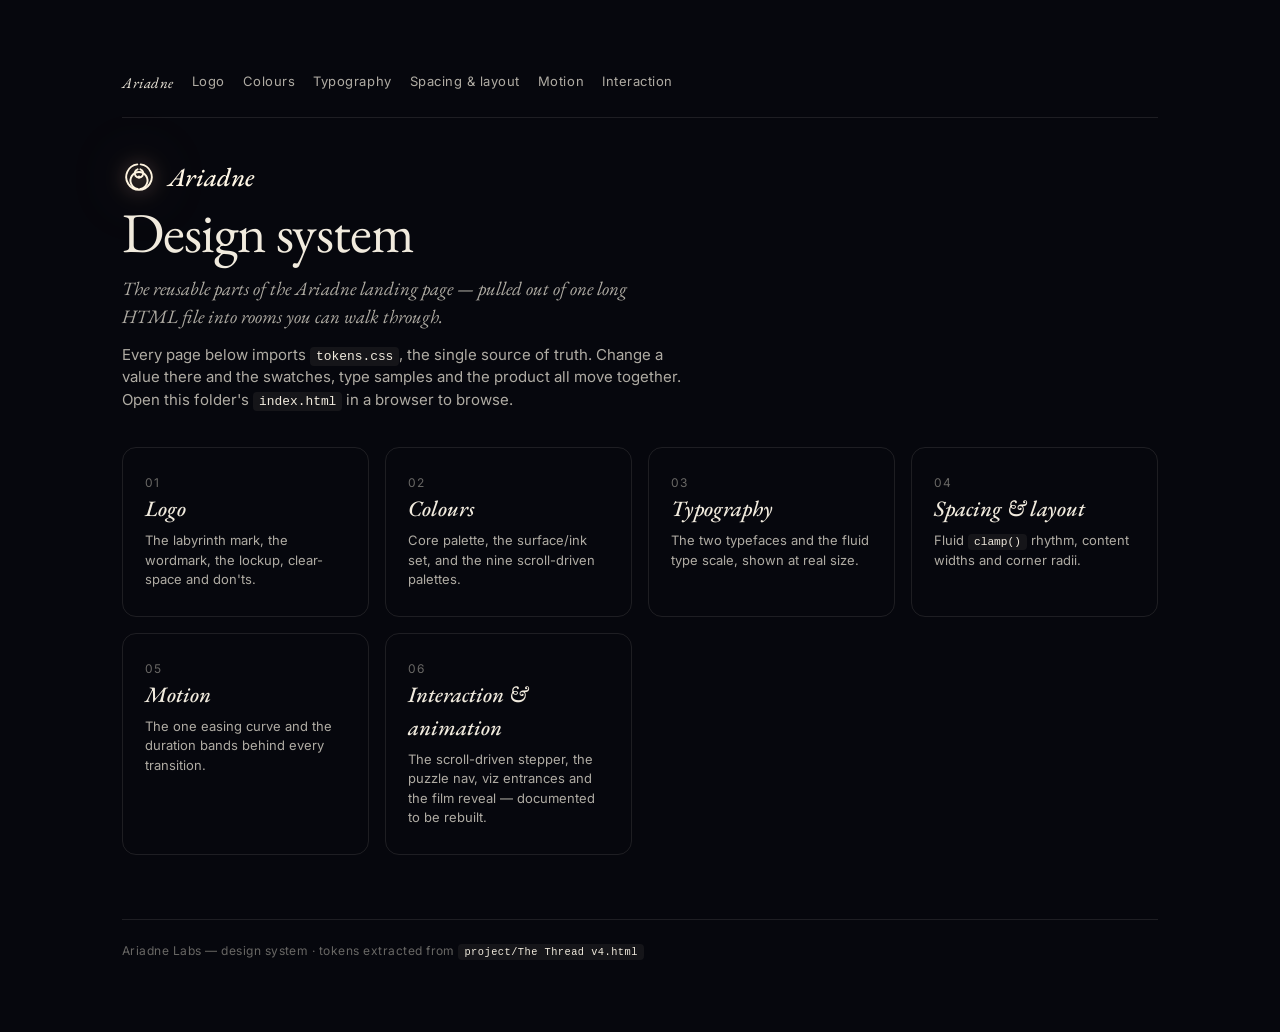
<file: design-system/index.html>
<!doctype html>
<html lang="en">
<head>
<meta charset="utf-8">
<meta name="viewport" content="width=device-width, initial-scale=1">
<title>Ariadne — Design System</title>
<link rel="stylesheet" href="tokens.css">
<link rel="stylesheet" href="ds.css">
<style>
  .home-grid { display: grid; gap: 16px; grid-template-columns: repeat(auto-fill, minmax(220px, 1fr)); margin-top: 36px; }
  .tile { display: block; border: 1px solid var(--rule); border-radius: var(--r-card-lg); padding: 26px 22px; transition: border-color 240ms var(--ease), transform 240ms var(--ease); }
  .tile:hover { border-color: var(--accent-soft); transform: translateY(-2px); text-decoration: none; }
  .tile h3 { font-family: var(--serif); font-style: italic; font-weight: 500; font-size: 22px; color: var(--ink-2); margin-bottom: 6px; }
  .tile p { font-size: 13px; color: var(--ink-2-mid); margin: 0; }
  .tile .n { font-family: var(--sans); font-size: 12px; color: var(--ink-2-low); letter-spacing: 0.12em; }
  .lockup { display: flex; align-items: center; gap: 12px; margin: 30px 0 6px; }
  .lockup svg { width: 34px; height: 34px; color: #fff5e1;
    filter: drop-shadow(0 0 10px color-mix(in srgb, var(--spark) 45%, transparent)) drop-shadow(0 0 28px color-mix(in srgb, var(--accent) 25%, transparent)); }
  .lockup .wm { font-family: var(--serif); font-style: italic; font-weight: 500; font-size: 26px; color: #fff7e6; }
</style>
</head>
<body>
  <nav class="ds-nav">
    <a class="ds-home" href="index.html" aria-current>Ariadne</a>
    <a href="logo.html">Logo</a>
    <a href="colours.html">Colours</a>
    <a href="typography.html">Typography</a>
    <a href="spacing.html">Spacing &amp; layout</a>
    <a href="motion.html">Motion</a>
    <a href="interaction.html">Interaction</a>
  </nav>

  <div class="lockup" aria-label="Ariadne">
    <svg viewBox="0 0 24 24" fill="none" stroke="currentColor" stroke-width="1.35" stroke-linecap="round" stroke-linejoin="round" aria-hidden="true">
      <path d="M13.2 3.1 a9 9 0 1 1 -2.4 0" />
      <path d="M11 20.4 a6 6 0 1 1 2 0" />
      <path d="M13 6.6 a3 3 0 1 1 -2 0" />
      <circle cx="12" cy="12" r="1.1" fill="currentColor" stroke="none" />
    </svg>
    <span class="wm">Ariadne</span>
  </div>

  <h1>Design&nbsp;system</h1>
  <p class="lede">The reusable parts of the Ariadne landing page — pulled out of one long HTML file into rooms you can walk through.</p>
  <p>Every page below imports <code>tokens.css</code>, the single source of truth. Change a value there and the swatches, type samples and the product all move together. Open this folder's <code>index.html</code> in a browser to browse.</p>

  <div class="home-grid">
    <a class="tile" href="logo.html">
      <div class="n">01</div><h3>Logo</h3>
      <p>The labyrinth mark, the wordmark, the lockup, clear-space and don'ts.</p>
    </a>
    <a class="tile" href="colours.html">
      <div class="n">02</div><h3>Colours</h3>
      <p>Core palette, the surface/ink set, and the nine scroll-driven palettes.</p>
    </a>
    <a class="tile" href="typography.html">
      <div class="n">03</div><h3>Typography</h3>
      <p>The two typefaces and the fluid type scale, shown at real size.</p>
    </a>
    <a class="tile" href="spacing.html">
      <div class="n">04</div><h3>Spacing &amp; layout</h3>
      <p>Fluid <code>clamp()</code> rhythm, content widths and corner radii.</p>
    </a>
    <a class="tile" href="motion.html">
      <div class="n">05</div><h3>Motion</h3>
      <p>The one easing curve and the duration bands behind every transition.</p>
    </a>
    <a class="tile" href="interaction.html">
      <div class="n">06</div><h3>Interaction &amp; animation</h3>
      <p>The scroll-driven stepper, the puzzle nav, viz entrances and the film reveal — documented to be rebuilt.</p>
    </a>
  </div>

  <footer>Ariadne Labs — design system · tokens extracted from <code>project/The Thread v4.html</code></footer>
</body>
</html>
</file>
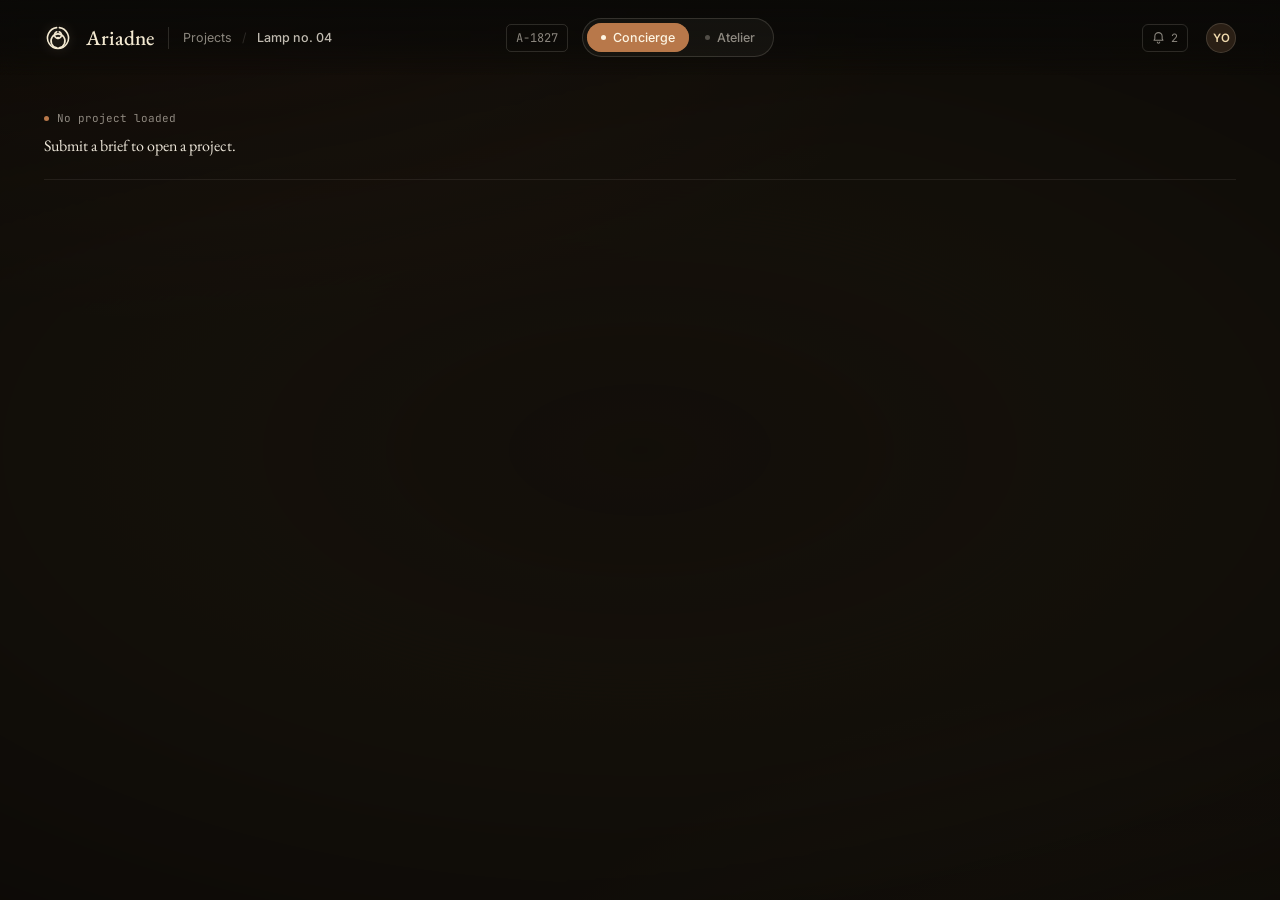
<file: Project Dashboard.html>
<!doctype html>
<html lang="en">
<head>
<meta charset="utf-8" />
<meta name="viewport" content="width=device-width,initial-scale=1" />
<title>Lamp no. 04 — Ariadne</title>
<link rel="preconnect" href="https://fonts.googleapis.com" />
<link rel="preconnect" href="https://fonts.gstatic.com" crossorigin />
<link href="https://fonts.googleapis.com/css2?family=EB+Garamond:wght@400;500&family=Inter:wght@400;500;600&family=JetBrains+Mono:wght@400;500&display=swap" rel="stylesheet" />
<style>
/* ──────────────────────────────────────────────────────────
   Ariadne — Project Dashboard
   The working surface that opens after "Open project".
   Ember palette, working brightness (cinema dialled down),
   no italics anywhere, sentence case throughout.
   ────────────────────────────────────────────────────────── */
:root {
  --serif: "EB Garamond", "Cormorant Garamond", Georgia, serif;
  --sans:  "Inter", system-ui, -apple-system, sans-serif;
  --mono:  "JetBrains Mono", ui-monospace, SFMono-Regular, monospace;
  --ease:  cubic-bezier(0.22, 1, 0.36, 1);

  /* Vellum palette — parchment, espresso, burnt sienna */
  --ink:        #15110b;
  --warm-bot:   #c89668;
  --warm-mid:   #8a4a30;
  --warm-top:   #2a1c14;
  --spark:      #efd9ad;
  --accent:     #b8784a;
  --accent-soft: rgba(184,120,74,0.55);

  /* Text on night */
  --fg-1: rgba(244,237,224,0.96);
  --fg-2: rgba(244,237,224,0.78);
  --fg-3: rgba(244,237,224,0.55);
  --fg-4: rgba(244,237,224,0.30);
  --fg-5: rgba(244,237,224,0.14);

  --rule:       rgba(244,237,224,0.08);
  --rule-soft:  rgba(244,237,224,0.04);
  --rule-hard:  rgba(244,237,224,0.14);
  --panel:      rgba(244,237,224,0.025);
  --panel-hi:   rgba(244,237,224,0.055);
}

* { box-sizing: border-box; margin: 0; padding: 0; font-style: normal !important; }
html, body {
  background: var(--ink);
  color: var(--fg-1);
  font-family: var(--serif);
  font-weight: 400;
  -webkit-font-smoothing: antialiased;
  text-rendering: optimizeLegibility;
  min-height: 100vh;
  letter-spacing: 0;
}
::selection { background: var(--accent); color: #fdf5e3; }
button { font: inherit; color: inherit; background: none; border: none; cursor: pointer; }
input, textarea { font: inherit; color: inherit; }
a { color: inherit; text-decoration: none; }

/* Ambient bloom — very dim, working surface, not stage */
.ground {
  position: fixed; inset: 0; z-index: 0; pointer-events: none;
}
.ground::before {
  content: "";
  position: absolute; inset: 0;
  background:
    radial-gradient(ellipse 90% 60% at 18% 0%,
      color-mix(in srgb, var(--warm-mid) 22%, transparent) 0%, transparent 60%),
    radial-gradient(ellipse 100% 70% at 100% 120%,
      color-mix(in srgb, var(--warm-bot) 14%, transparent) 0%, transparent 65%),
    radial-gradient(ellipse 70% 50% at 50% 50%,
      color-mix(in srgb, var(--warm-top) 30%, transparent) 0%, transparent 70%);
  mix-blend-mode: screen;
  filter: brightness(0.32);
}
.ground::after {
  content: "";
  position: absolute; inset: 0;
  background: radial-gradient(ellipse 110% 80% at 50% 50%,
    transparent 30%, rgba(0,0,0,0.55) 100%);
}

/* ── Top bar ───────────────────────────────────────────── */
.bar {
  position: sticky; top: 0; z-index: 20;
  display: grid;
  grid-template-columns: 1fr auto 1fr;
  align-items: center;
  gap: 24px;
  padding: 18px clamp(24px, 3.6vw, 44px);
  background: linear-gradient(180deg,
    rgba(10,9,7,0.92) 0%, rgba(10,9,7,0.72) 60%, rgba(10,9,7,0) 100%);
  backdrop-filter: blur(10px) saturate(1.1);
  -webkit-backdrop-filter: blur(10px) saturate(1.1);
}
.bar-l { display: flex; align-items: center; gap: 14px; }
.bar-c { display: flex; align-items: center; justify-content: center; gap: 14px; min-width: 0; }
.bar-r { display: flex; align-items: center; justify-content: flex-end; gap: 18px; }

.brand-mark {
  width: 28px; height: 28px; color: #f4ead2; flex: 0 0 28px;
  filter:
    drop-shadow(0 0 6px color-mix(in srgb, var(--spark) 22%, transparent));
}
.brand-name {
  font-family: var(--serif);
  font-weight: 500;
  font-size: 21px;
  color: #f4ead2;
  letter-spacing: 0;
}
.bar-sep { width: 1px; height: 22px; background: var(--rule-hard); }
.bar-crumb {
  display: inline-flex; align-items: center; gap: 10px;
  font-family: var(--sans);
  font-size: 12.5px;
  color: var(--fg-3);
  letter-spacing: 0;
}
.bar-crumb b { color: var(--fg-2); font-weight: 500; }
.bar-ref {
  font-family: var(--mono);
  font-size: 12px;
  color: var(--fg-3);
  padding: 5px 9px;
  border: 1px solid var(--rule-hard);
  border-radius: 5px;
}

/* Mode toggle in the bar */
.mode-pill {
  display: inline-flex;
  background: rgba(244,237,224,0.04);
  border: 1px solid var(--rule-hard);
  border-radius: 999px;
  padding: 4px;
  gap: 2px;
}
.mode-pill button {
  font-family: var(--sans);
  font-size: 12.5px;
  font-weight: 500;
  color: var(--fg-3);
  padding: 7px 14px;
  border-radius: 999px;
  letter-spacing: 0;
  transition: color 200ms var(--ease), background 200ms var(--ease);
  display: inline-flex; align-items: center; gap: 7px;
}
.mode-pill button:hover { color: var(--fg-1); }
.mode-pill button.on {
  color: #fdf5e3;
  background: var(--accent);
  box-shadow: inset 0 0 0 1px color-mix(in srgb, var(--accent) 60%, transparent);
}
.mode-pill .dot {
  width: 5px; height: 5px; border-radius: 50%;
  background: currentColor; opacity: 0.5;
}
.mode-pill button.on .dot { opacity: 1; }

.bar-avatar {
  width: 30px; height: 30px;
  border-radius: 50%;
  background: #2a1f15;
  display: inline-flex; align-items: center; justify-content: center;
  font-family: var(--sans); font-size: 11.5px; font-weight: 600;
  color: var(--spark);
  border: 1px solid var(--rule-hard);
  letter-spacing: 0;
}

/* ── Page shell ────────────────────────────────────────── */
.page {
  position: relative; z-index: 1;
  max-width: 1280px;
  margin: 0 auto;
  padding: clamp(28px, 4vh, 56px) clamp(24px, 3.6vw, 44px) 120px;
}

/* Eyebrow — sentence case, sans, no caps, no italic */
.eye {
  font-family: var(--mono);
  font-size: 11px;
  color: var(--fg-3);
  letter-spacing: 0;
  display: inline-flex; align-items: center; gap: 8px;
}
.eye .dot {
  width: 5px; height: 5px; border-radius: 50%;
  background: var(--accent);
}

/* ── Slim status row (replaces the hero) ──────────────── */
.status-row {
  display: flex; align-items: baseline; justify-content: space-between;
  gap: 28px; flex-wrap: wrap;
  padding-bottom: clamp(20px, 2.6vh, 28px);
  border-bottom: 1px solid var(--rule);
}
.status-row .status-l {
  display: flex; flex-direction: column; gap: 6px;
}
.status-row .status-l .project {
  font-family: var(--serif);
  font-size: clamp(26px, 2.8vw, 34px);
  color: var(--fg-1);
  letter-spacing: -0.012em;
  line-height: 1.1;
}
.status-row .status-r {
  display: inline-flex; align-items: baseline; gap: 28px;
}
.status-row .mini {
  display: inline-flex; flex-direction: column; gap: 2px;
}
.status-row .mini .k {
  font-family: var(--sans); font-size: 11px; color: var(--fg-3);
  letter-spacing: 0;
}
.status-row .mini .v {
  font-family: var(--serif); font-size: 19px; color: var(--fg-1);
  font-variant-numeric: tabular-nums;
}
.status-row .mini .v small {
  font-family: var(--sans); font-size: 12px; color: var(--fg-3);
  font-weight: 500; margin-left: 3px;
}

/* ── Mode-driven visibility ────────────────────────────
   Concierge: dashboard is quiet — decisions hidden, journal trimmed.
   Atelier:   everything visible.
   ──────────────────────────────────────────────────────── */
body[data-mode="concierge"] .atelier-only { display: none !important; }
body[data-mode="atelier"]   .concierge-only { display: none !important; }

/* Quiet state — the "nothing needs you" panel for Concierge mode */
.quiet {
  margin-top: clamp(40px, 5vh, 56px);
  padding: clamp(36px, 5vh, 56px) clamp(28px, 4vw, 48px);
  background:
    radial-gradient(ellipse 80% 60% at 20% 20%,
      color-mix(in srgb, var(--warm-mid) 8%, transparent) 0%, transparent 70%),
    var(--panel);
  border: 1px solid var(--rule);
  border-radius: 16px;
}
.quiet h2 {
  font-family: var(--serif);
  font-weight: 400;
  font-size: clamp(28px, 3.2vw, 38px);
  line-height: 1.1;
  color: var(--fg-1);
  letter-spacing: -0.012em;
  text-wrap: balance;
  max-width: 22ch;
  margin-top: 14px;
}
.quiet h2 b {
  font-weight: 500;
  color: var(--spark);
}
.quiet p {
  font-family: var(--sans);
  font-weight: 400;
  font-size: 15px;
  line-height: 1.6;
  color: var(--fg-2);
  margin-top: 14px;
  max-width: 60ch;
  letter-spacing: 0;
}
.quiet .quiet-last {
  margin-top: 24px;
  padding-top: 22px;
  border-top: 1px solid var(--rule);
  font-family: var(--sans); font-size: 12.5px;
  color: var(--fg-3); letter-spacing: 0;
  display: flex; align-items: baseline; justify-content: space-between;
  gap: 18px; flex-wrap: wrap;
}
.quiet .quiet-last .what {
  display: inline-flex; align-items: center; gap: 10px;
}
.quiet .quiet-last .what .d {
  width: 5px; height: 5px; border-radius: 50%;
  background: var(--accent);
}
.quiet .quiet-last .what b { color: var(--fg-1); font-weight: 500; }
.quiet-step-in {
  font-family: var(--sans);
  font-size: 12.5px;
  color: var(--fg-3);
  padding: 7px 12px;
  border: 1px solid var(--rule-hard);
  border-radius: 7px;
  transition: all 200ms var(--ease);
  letter-spacing: 0;
}
.quiet-step-in:hover {
  color: var(--spark);
  border-color: color-mix(in srgb, var(--accent) 45%, transparent);
  background: color-mix(in srgb, var(--accent) 6%, transparent);
}

/* ── Behind-the-scenes timeline (concierge transparency) ── */
.behind {
  margin-top: clamp(28px, 4vh, 40px);
  padding: clamp(28px, 4vh, 40px) clamp(24px, 3.5vw, 40px);
  background: var(--panel);
  border: 1px solid var(--rule);
  border-radius: 16px;
  display: none;
}
.behind.open { display: block; }
.behind-head {
  display: flex; align-items: baseline; justify-content: space-between;
  gap: 18px; flex-wrap: wrap;
  padding-bottom: 18px;
  border-bottom: 1px solid var(--rule);
  margin-bottom: 18px;
}
.behind-head .ttl {
  display: flex; flex-direction: column; gap: 10px;
}
.behind-head h2 {
  font-family: var(--serif); font-weight: 400;
  font-size: clamp(22px, 2.3vw, 28px);
  letter-spacing: -0.012em;
  color: var(--fg-1);
  line-height: 1.15;
}
.behind-head .key {
  display: inline-flex; align-items: center; gap: 16px;
  font-family: var(--sans); font-size: 11.5px;
  color: var(--fg-3); letter-spacing: 0;
  flex-wrap: wrap;
}
.behind-head .key span {
  display: inline-flex; align-items: center; gap: 6px;
}
.behind-head .key .sw {
  width: 8px; height: 8px; border-radius: 50%;
  background: var(--fg-4);
}
.behind-head .key .sw.done {
  background: color-mix(in srgb, var(--accent) 55%, var(--fg-3));
}
.behind-head .key .sw.now {
  background: var(--accent);
}
.behind-head .key .sw.next {
  background: transparent;
  border: 1px dashed var(--fg-4);
}
.behind-close {
  font-family: var(--sans); font-size: 12.5px;
  color: var(--fg-3);
  padding: 7px 12px; border: 1px solid var(--rule-hard);
  border-radius: 7px;
  transition: all 200ms var(--ease);
  letter-spacing: 0;
}
.behind-close:hover { color: var(--fg-1); }

.timeline {
  list-style: none;
  position: relative;
  display: flex; flex-direction: column;
}
.timeline::before {
  content: "";
  position: absolute;
  left: 96px; top: 12px; bottom: 12px;
  width: 1px;
  background: var(--rule);
}
.tl {
  position: relative;
  display: grid;
  grid-template-columns: 84px 28px 1fr;
  gap: 14px;
  padding: 16px 0;
  align-items: start;
}
.tl + .tl { border-top: 1px solid var(--rule-soft); }
.tl .ts {
  font-family: var(--mono); font-size: 11px;
  color: var(--fg-3);
  padding-top: 4px;
  letter-spacing: 0;
  text-align: right;
}
.tl .pip {
  position: relative;
  z-index: 1;
  width: 12px; height: 12px;
  border-radius: 50%;
  margin-top: 4px;
  margin-left: 8px;
  background: var(--fg-4);
  border: 3px solid var(--ink);
  box-sizing: content-box;
}
.tl.done .pip {
  background: color-mix(in srgb, var(--accent) 55%, var(--fg-3));
}
.tl.now .pip {
  background: var(--accent);
  box-shadow: 0 0 0 3px color-mix(in srgb, var(--accent) 14%, transparent);
  animation: nodePulse 2800ms var(--ease) infinite;
}
.tl.next .pip {
  background: transparent;
  border-color: var(--fg-4);
  border-style: dashed;
  border-width: 1px;
  width: 14px; height: 14px;
  margin-top: 3px; margin-left: 7px;
  box-sizing: border-box;
}
.tl .body { min-width: 0; }
.tl .body header {
  display: inline-flex; align-items: center; gap: 10px;
  margin-bottom: 6px;
  flex-wrap: wrap;
}
.tl .badge {
  font-family: var(--sans); font-size: 10.5px; font-weight: 500;
  letter-spacing: 0;
  padding: 3px 8px;
  border-radius: 4px;
  color: var(--fg-3);
  background: rgba(244,237,224,0.05);
  border: 1px solid var(--rule-hard);
}
.tl.done .badge {
  color: color-mix(in srgb, var(--accent) 75%, var(--fg-1));
  border-color: color-mix(in srgb, var(--accent) 30%, transparent);
  background: color-mix(in srgb, var(--accent) 10%, transparent);
}
.tl.now .badge {
  color: #1c1208;
  background: var(--accent);
  border-color: var(--accent);
}
.tl.next .badge {
  border-style: dashed;
}
.tl .body h3 {
  font-family: var(--serif); font-weight: 400;
  font-size: 20px; line-height: 1.2;
  color: var(--fg-1);
  letter-spacing: -0.005em;
}
.tl .body .why {
  margin-top: 6px;
  font-family: var(--sans); font-weight: 400;
  font-size: 13.5px; line-height: 1.6;
  color: var(--fg-2);
  letter-spacing: 0;
  max-width: 62ch;
}
.tl .body .why b { color: var(--fg-1); font-weight: 500; }
.tl details {
  margin-top: 12px;
  font-family: var(--sans); font-size: 12.5px;
  color: var(--fg-3);
  letter-spacing: 0;
}
.tl details summary {
  cursor: pointer;
  display: inline-flex; align-items: center; gap: 8px;
  color: var(--fg-3);
  transition: color 200ms var(--ease);
  list-style: none;
}
.tl details summary::-webkit-details-marker { display: none; }
.tl details summary:hover { color: var(--fg-1); }
.tl details summary::before {
  content: "+";
  font-family: var(--mono); font-size: 14px;
  width: 12px; text-align: center;
  color: color-mix(in srgb, var(--accent) 70%, transparent);
  display: inline-block;
}
.tl details[open] summary::before { content: "–"; }
.tl .alts {
  margin-top: 12px;
  display: flex; flex-direction: column; gap: 10px;
  padding-left: 18px;
  border-left: 1px solid var(--rule-soft);
}
.tl .alts .alt {
  font-family: var(--sans); font-size: 12.5px;
  color: var(--fg-2); line-height: 1.5;
  letter-spacing: 0;
}
.tl .alts .alt .lbl {
  color: var(--fg-3); margin-right: 6px;
}
.tl .alts .alt b { color: var(--fg-1); font-weight: 500; }

.behind-foot {
  margin-top: 22px;
  padding-top: 22px;
  border-top: 1px solid var(--rule);
  display: flex; justify-content: space-between; align-items: center;
  gap: 14px; flex-wrap: wrap;
}
.behind-foot .note {
  font-family: var(--sans); font-size: 12.5px;
  color: var(--fg-3); letter-spacing: 0; max-width: 56ch;
  line-height: 1.55;
}
.behind-foot .take {
  font-family: var(--sans); font-size: 13px; font-weight: 500;
  color: var(--spark);
  padding: 10px 16px;
  border: 1px solid color-mix(in srgb, var(--accent) 50%, transparent);
  border-radius: 8px;
  background: color-mix(in srgb, var(--accent) 8%, transparent);
  transition: all 200ms var(--ease);
  letter-spacing: 0;
}
.behind-foot .take:hover {
  background: color-mix(in srgb, var(--accent) 14%, transparent);
  border-color: var(--accent);
}

/* When the timeline is open in concierge mode, hide the quiet panel */
body[data-mode="concierge"].behind-open .quiet { display: none; }

@media (max-width: 720px) {
  .tl { grid-template-columns: 56px 22px 1fr; gap: 10px; }
  .timeline::before { left: 67px; }
  .tl .pip { width: 10px; height: 10px; margin-left: 6px; }
  .behind-head { flex-direction: column; align-items: flex-start; }
}

/* ── Confirm modal ───────────────────────────────────── */
.modal {
  position: fixed; inset: 0; z-index: 100;
  display: none;
  align-items: center; justify-content: center;
  padding: 24px;
}
.modal.open { display: flex; }
.modal-scrim {
  position: absolute; inset: 0;
  background: rgba(6,5,4,0.78);
  backdrop-filter: blur(8px) saturate(0.85);
  -webkit-backdrop-filter: blur(8px) saturate(0.85);
  animation: scrimIn 280ms var(--ease);
}
@keyframes scrimIn { from { opacity: 0; } to { opacity: 1; } }
.modal-sheet {
  position: relative;
  max-width: 540px; width: 100%;
  background: #1c1610;
  border: 1px solid var(--rule-hard);
  border-radius: 12px;
  padding: clamp(28px, 4vh, 44px) clamp(28px, 3.5vw, 44px);
  box-shadow: 0 30px 80px rgba(0,0,0,0.6);
  animation: sheetIn 380ms var(--ease);
}
@keyframes sheetIn { from { opacity: 0; transform: translateY(12px) scale(0.98); } to { opacity: 1; transform: none; } }
.modal-eye {
  font-family: var(--mono); font-size: 11px; color: var(--fg-3);
  letter-spacing: 0; margin-bottom: 14px;
  display: inline-flex; align-items: center; gap: 8px;
}
.modal-eye .d {
  width: 5px; height: 5px; border-radius: 50%; background: var(--accent);
}
.modal-sheet h2 {
  font-family: var(--serif); font-weight: 400;
  font-size: clamp(28px, 3vw, 36px);
  line-height: 1.1; letter-spacing: -0.012em;
  color: var(--fg-1);
}
.modal-sheet h2 b {
  font-weight: 500;
  color: var(--spark);
}
.modal-sheet > p {
  font-family: var(--sans); font-weight: 400;
  font-size: 14.5px;
  line-height: 1.65; color: var(--fg-2);
  margin-top: 14px; text-wrap: pretty;
  letter-spacing: 0;
}
.modal-sheet > p b { color: var(--fg-1); font-weight: 500; }
.modal-list {
  list-style: none; margin: 22px 0 4px;
  display: flex; flex-direction: column; gap: 12px;
  padding-top: 22px; border-top: 1px solid var(--rule);
}
.modal-list li {
  position: relative;
  padding-left: 28px;
  font-family: var(--sans); font-weight: 400;
  font-size: 14px; color: var(--fg-2);
  line-height: 1.55;
  letter-spacing: 0;
}
.modal-list li::before {
  content: "—";
  position: absolute;
  left: 0; top: 0;
  color: color-mix(in srgb, var(--accent) 70%, transparent);
  font-family: var(--serif);
}
.modal-list li b { color: var(--fg-1); font-weight: 500; }
.modal-foot {
  display: flex; justify-content: space-between; align-items: center;
  gap: 14px;
  margin-top: 28px;
  padding-top: 22px;
  border-top: 1px solid var(--rule);
}
.modal-foot .ghost {
  font-family: var(--sans); font-size: 13.5px;
  color: var(--fg-3);
  padding: 11px 16px; border-radius: 8px;
  transition: color 200ms var(--ease);
}
.modal-foot .ghost:hover { color: var(--fg-1); }
.modal-foot .commit {
  font-family: var(--sans); font-size: 13.5px; font-weight: 500;
  color: #fdf5e3;
  padding: 11px 22px; border-radius: 6px;
  background: var(--accent);
  transition: background 200ms var(--ease), transform 80ms var(--ease);
  letter-spacing: 0;
}
.modal-foot .commit:hover { background: color-mix(in srgb, var(--accent) 88%, #fff); }
.modal-foot .commit:active { transform: scale(0.98); }

/* Old hero (kept stub to avoid layout reflows referencing it) */
.hero { display: none; }
.hero-l h1 {
  font-family: var(--serif);
  font-weight: 400;
  font-size: clamp(40px, 5vw, 68px);
  line-height: 1.05;
  letter-spacing: -0.018em;
  color: var(--fg-1);
  margin-top: 18px;
  text-wrap: balance;
}
.hero-l h1 b {
  font-weight: 500;
  color: var(--spark);
  text-shadow:
    0 0 22px color-mix(in srgb, var(--accent) 30%, transparent),
    0 0 56px color-mix(in srgb, var(--warm-mid) 18%, transparent);
}
.hero-l .sub {
  margin-top: 16px;
  font-family: var(--serif);
  font-size: clamp(17px, 1.3vw, 20px);
  line-height: 1.55;
  color: var(--fg-2);
  max-width: 52ch;
}

/* Right: project clock + key numbers */
.hero-r {
  display: grid;
  grid-template-columns: repeat(3, 1fr);
  gap: 1px;
  background: var(--rule);
  border: 1px solid var(--rule);
  border-radius: 12px;
  overflow: hidden;
}
.metric {
  background: var(--ink);
  padding: 18px 18px 20px;
  display: flex; flex-direction: column; gap: 6px;
}
.metric .k {
  font-family: var(--sans);
  font-size: 11px;
  font-weight: 500;
  color: var(--fg-3);
  letter-spacing: 0;
}
.metric .v {
  font-family: var(--serif);
  font-size: 32px;
  color: var(--fg-1);
  line-height: 1;
  display: inline-flex; align-items: baseline; gap: 4px;
  font-variant-numeric: tabular-nums;
}
.metric .v small {
  font-size: 14px; color: var(--fg-3);
  font-family: var(--sans);
}
.metric .n {
  font-family: var(--sans);
  font-size: 12px;
  color: var(--fg-3);
}

/* ── Stage thread ──────────────────────────────────────── */
.thread {
  margin-top: clamp(40px, 5vh, 56px);
  padding: clamp(24px, 3vh, 32px) clamp(20px, 2.6vw, 32px);
  background: var(--panel);
  border: 1px solid var(--rule);
  border-radius: 14px;
}
.thread-head {
  display: flex; align-items: baseline; justify-content: space-between;
  margin-bottom: 22px;
}
.thread-head h2 {
  font-family: var(--serif);
  font-weight: 400;
  font-size: 22px;
  color: var(--fg-1);
}
.thread-head .meta {
  font-family: var(--sans);
  font-size: 12px;
  color: var(--fg-3);
}

.thread-strip {
  display: grid;
  grid-template-columns: repeat(3, 1fr);
  position: relative;
  gap: 0;
}
.thread-line {
  position: absolute;
  left: 0; right: 0; top: 14px;
  height: 1px;
  background: var(--rule-hard);
  z-index: 0;
}
.thread-progress {
  position: absolute;
  left: 0; top: 14px;
  height: 1px;
  width: 38%;
  background: var(--accent);
  z-index: 1;
}
.stage {
  position: relative; z-index: 2;
  display: flex; flex-direction: column; gap: 12px;
  padding-right: 24px;
}
.stage .node {
  width: 28px; height: 28px;
  border-radius: 50%;
  background: var(--ink);
  border: 1px solid var(--rule-hard);
  display: inline-flex; align-items: center; justify-content: center;
  font-family: var(--mono); font-size: 11px; color: var(--fg-3);
}
.stage .body {
  display: flex; flex-direction: column; gap: 4px;
}
.stage .lbl {
  font-family: var(--serif);
  font-size: 19px;
  color: var(--fg-2);
}
.stage .note {
  font-family: var(--sans);
  font-size: 12.5px;
  color: var(--fg-3);
  line-height: 1.45;
}
.stage.done .node {
  background: color-mix(in srgb, var(--accent) 14%, var(--ink));
  border-color: color-mix(in srgb, var(--accent) 40%, transparent);
  color: var(--spark);
}
.stage.done .lbl { color: var(--fg-1); }
.stage.now .node {
  background: var(--accent);
  border-color: var(--accent);
  color: #fdf5e3;
  box-shadow: 0 0 0 3px color-mix(in srgb, var(--accent) 12%, transparent);
  animation: nodePulse 2800ms var(--ease) infinite;
}
@keyframes nodePulse {
  0%, 100% { box-shadow: 0 0 0 3px color-mix(in srgb, var(--accent) 10%, transparent); }
  50%      { box-shadow: 0 0 0 5px color-mix(in srgb, var(--accent) 6%, transparent); }
}
.stage.now .lbl {
  color: var(--fg-1);
}
.stage.now .note { color: var(--fg-2); }

/* ── Main grid ─────────────────────────────────────────── */
.grid {
  margin-top: clamp(56px, 7vh, 84px);
  display: grid;
  grid-template-columns: 1.55fr 1fr;
  gap: clamp(28px, 3.5vw, 48px);
  align-items: start;
}

/* Section header pattern */
.sec-head {
  display: flex; align-items: baseline; justify-content: space-between;
  margin-bottom: 22px;
  padding-bottom: 14px;
  border-bottom: 1px solid var(--rule);
}
.sec-head h2 {
  font-family: var(--serif);
  font-weight: 400;
  font-size: 28px;
  color: var(--fg-1);
  letter-spacing: -0.01em;
}
.sec-head .count {
  font-family: var(--mono);
  font-size: 12px;
  color: var(--fg-3);
}

/* ── Decisions ─────────────────────────────────────────── */
.decisions { display: flex; flex-direction: column; gap: 18px; }

.decision {
  background: var(--panel);
  border: 1px solid var(--rule);
  border-radius: 14px;
  padding: 22px 24px 18px;
  transition: border-color 280ms var(--ease), background 280ms var(--ease);
}
.decision:hover { border-color: var(--rule-hard); }
.decision.resolved {
  opacity: 0.55;
  background: transparent;
}
.dec-head {
  display: flex; justify-content: space-between; align-items: flex-start;
  gap: 18px;
  margin-bottom: 6px;
}
.dec-head .eye .stage-tag {
  color: var(--fg-2);
}
.dec-head .timer {
  font-family: var(--mono);
  font-size: 11px;
  color: var(--fg-3);
  padding: 3px 8px;
  border: 1px solid var(--rule-hard);
  border-radius: 5px;
}
.decision h3 {
  font-family: var(--serif);
  font-weight: 400;
  font-size: 26px;
  line-height: 1.15;
  color: var(--fg-1);
  margin: 10px 0 8px;
  letter-spacing: -0.005em;
}
.dec-context {
  font-family: var(--sans);
  font-weight: 400;
  font-size: 14.5px;
  line-height: 1.6;
  color: var(--fg-2);
  max-width: 64ch;
  margin-bottom: 18px;
  letter-spacing: 0;
}
.dec-options {
  display: grid;
  grid-template-columns: repeat(auto-fit, minmax(180px, 1fr));
  gap: 10px;
  margin-bottom: 14px;
}
.opt {
  position: relative;
  text-align: left;
  padding: 14px 14px 14px 38px;
  background: rgba(244,237,224,0.025);
  border: 1px solid var(--rule);
  border-radius: 10px;
  display: flex; flex-direction: column; gap: 4px;
  transition: all 220ms var(--ease);
}
.opt:hover {
  background: rgba(244,237,224,0.05);
  border-color: var(--rule-hard);
}
.opt::before {
  content: "";
  position: absolute;
  left: 14px; top: 16px;
  width: 14px; height: 14px;
  border-radius: 50%;
  border: 1px solid var(--rule-hard);
  background: var(--ink);
  transition: all 220ms var(--ease);
}
.opt[aria-pressed="true"] {
  background: color-mix(in srgb, var(--accent) 8%, transparent);
  border-color: color-mix(in srgb, var(--accent) 45%, transparent);
}
.opt[aria-pressed="true"]::before {
  background: var(--accent);
  border-color: var(--accent);
}
.opt .nm {
  font-family: var(--serif);
  font-size: 18px;
  color: var(--fg-1);
  letter-spacing: 0;
}
.opt .meta {
  font-family: var(--sans);
  font-size: 12px;
  color: var(--fg-3);
  letter-spacing: 0;
}
.opt .meta b { color: var(--fg-2); font-weight: 500; }

.dec-foot {
  display: flex; align-items: center; justify-content: space-between;
  padding-top: 14px;
  border-top: 1px solid var(--rule);
  gap: 14px;
}
.dec-defer {
  font-family: var(--sans);
  font-size: 13px;
  color: var(--fg-3);
  display: inline-flex; align-items: center; gap: 8px;
  transition: color 200ms var(--ease);
}
.dec-defer:hover { color: var(--spark); }
.dec-defer .ar {
  display: inline-block;
  width: 16px; height: 1px; background: currentColor;
  position: relative;
}
.dec-defer .ar::after {
  content: ""; position: absolute; right: 0; top: 50%;
  width: 5px; height: 5px;
  border-right: 1px solid currentColor;
  border-top: 1px solid currentColor;
  transform: translateY(-50%) rotate(45deg);
}
.dec-confirm {
  font-family: var(--sans);
  font-size: 13px;
  font-weight: 500;
  color: #fdf5e3;
  background: var(--accent);
  padding: 9px 16px;
  border-radius: 6px;
  letter-spacing: 0;
  opacity: 0.5;
  pointer-events: none;
  transition: opacity 220ms var(--ease), transform 80ms var(--ease), background 200ms var(--ease);
}
.decision.has-pick .dec-confirm { opacity: 1; pointer-events: auto; }
.decision.has-pick .dec-confirm:hover { background: color-mix(in srgb, var(--accent) 88%, #fff); }
.dec-confirm:active { transform: scale(0.98); }

.decision.resolved h3 { color: var(--fg-2); }
.decision.resolved .dec-options,
.decision.resolved .dec-foot { display: none; }
.decision.resolved .resolved-note {
  display: flex; align-items: center; gap: 10px;
  font-family: var(--sans); font-size: 13px; color: var(--fg-3);
  padding: 10px 0 4px;
}
.decision.resolved .resolved-note::before {
  content: "✓";
  font-family: var(--serif); font-size: 16px;
  color: var(--accent);
}
.decision .resolved-note { display: none; }

/* ── Activity journal ──────────────────────────────────── */
.journal {
  margin-top: clamp(40px, 5vh, 60px);
}
.journal-list {
  list-style: none;
  display: flex; flex-direction: column;
  position: relative;
  margin-left: 8px;
}
.journal-list::before {
  content: "";
  position: absolute;
  left: 5px; top: 8px; bottom: 8px;
  width: 1px;
  background: var(--rule);
}
.j {
  position: relative;
  padding: 12px 0 12px 28px;
  display: grid;
  grid-template-columns: 1fr auto;
  gap: 16px;
  align-items: baseline;
}
.j::before {
  content: "";
  position: absolute;
  left: 0; top: 18px;
  width: 11px; height: 11px;
  border-radius: 50%;
  background: var(--ink);
  border: 1px solid var(--rule-hard);
}
.j.active::before {
  background: var(--accent);
  border-color: var(--accent);
  box-shadow: 0 0 12px color-mix(in srgb, var(--accent) 60%, transparent);
}
.j .txt {
  font-family: var(--sans);
  font-weight: 400;
  font-size: 14px;
  line-height: 1.55;
  color: var(--fg-2);
  letter-spacing: 0;
}
.j .txt b { color: var(--fg-1); font-weight: 500; }
.j .txt .who {
  font-family: var(--sans); font-size: 12px;
  color: var(--fg-3); display: block; margin-top: 2px;
  letter-spacing: 0;
}
.j .when {
  font-family: var(--mono);
  font-size: 11.5px;
  color: var(--fg-3);
  white-space: nowrap;
}

/* ── Right column ──────────────────────────────────────── */
.rail { display: flex; flex-direction: column; gap: 22px; }

.card {
  background: var(--panel);
  border: 1px solid var(--rule);
  border-radius: 14px;
  padding: 22px 22px 20px;
}
.card-head {
  display: flex; justify-content: space-between; align-items: baseline;
  margin-bottom: 14px;
}
.card-head h3 {
  font-family: var(--serif);
  font-weight: 400;
  font-size: 22px;
  color: var(--fg-1);
}
.card-edit {
  font-family: var(--sans);
  font-size: 12.5px;
  color: var(--fg-3);
  display: inline-flex; align-items: center; gap: 6px;
  padding: 5px 10px;
  border: 1px solid var(--rule-hard);
  border-radius: 6px;
  transition: all 200ms var(--ease);
}
.card-edit:hover {
  color: var(--spark);
  border-color: color-mix(in srgb, var(--accent) 45%, transparent);
  background: color-mix(in srgb, var(--accent) 6%, transparent);
}
.card-edit svg { width: 11px; height: 11px; }

/* Product card */
.prod-eye {
  font-family: var(--sans); font-size: 11px; color: var(--fg-3);
  letter-spacing: 0; margin-bottom: 6px;
}
.prod-title {
  font-family: var(--serif);
  font-weight: 400;
  font-size: 26px;
  color: var(--fg-1);
  letter-spacing: -0.005em;
  line-height: 1.15;
}
.prod-sub {
  font-family: var(--sans);
  font-weight: 400;
  font-size: 13.5px;
  color: var(--fg-2);
  line-height: 1.55;
  margin-top: 8px;
  letter-spacing: 0;
}

.prod-stage {
  margin: 18px -22px 0;
  padding: 18px 22px 14px;
  background: linear-gradient(180deg,
    rgba(0,0,0,0.25) 0%,
    rgba(0,0,0,0.05) 100%);
  border-top: 1px solid var(--rule);
  border-bottom: 1px solid var(--rule);
  position: relative;
  overflow: hidden;
}
.prod-stage::before {
  content: "";
  position: absolute;
  inset: 0;
  background: radial-gradient(ellipse 60% 60% at 50% 75%,
    color-mix(in srgb, var(--warm-bot) 12%, transparent) 0%, transparent 70%);
  mix-blend-mode: screen;
  pointer-events: none;
}
.prod-stage svg {
  display: block;
  width: 100%;
  height: 240px;
  position: relative;
  z-index: 1;
}
.prod-stage .file-line {
  position: relative; z-index: 2;
  display: flex; justify-content: space-between;
  font-family: var(--mono);
  font-size: 11px;
  color: var(--fg-3);
  margin-top: 6px;
}

.prod-specs {
  margin-top: 18px;
  display: grid;
  grid-template-columns: repeat(2, 1fr);
  gap: 1px;
  background: var(--rule);
  border: 1px solid var(--rule);
  border-radius: 8px;
  overflow: hidden;
}
.spec {
  background: var(--ink);
  padding: 12px 14px;
  display: flex; flex-direction: column; gap: 4px;
}
.spec .k {
  font-family: var(--sans); font-size: 11px; color: var(--fg-3);
  letter-spacing: 0;
}
.spec .v {
  font-family: var(--serif); font-size: 17px; color: var(--fg-1);
}

/* Edit state of product card */
.prod-edit-form { display: none; gap: 14px; flex-direction: column; }
.card.editing .prod-title,
.card.editing .prod-sub,
.card.editing .prod-stage,
.card.editing .prod-specs { display: none; }
.card.editing .prod-edit-form { display: flex; }

.field { display: flex; flex-direction: column; gap: 6px; }
.field label {
  font-family: var(--sans); font-size: 11px; color: var(--fg-3);
  letter-spacing: 0;
}
.field input, .field textarea {
  background: rgba(0,0,0,0.3);
  border: 1px solid var(--rule-hard);
  border-radius: 8px;
  padding: 12px 14px;
  font-family: var(--serif);
  font-size: 17px;
  color: var(--fg-1);
  outline: none;
  transition: border-color 200ms var(--ease), background 200ms var(--ease);
  width: 100%;
  resize: vertical;
}
.field input:focus, .field textarea:focus {
  border-color: color-mix(in srgb, var(--accent) 55%, transparent);
  background: rgba(0,0,0,0.4);
}
.field textarea { min-height: 70px; }
.spec-grid-edit {
  display: grid; grid-template-columns: 1fr 1fr; gap: 10px;
}
.spec-grid-edit .field input { padding: 10px 12px; font-size: 15px; }

.form-foot {
  display: flex; justify-content: flex-end; gap: 10px;
  margin-top: 4px;
}
.btn-ghost {
  font-family: var(--sans); font-size: 13px; color: var(--fg-3);
  padding: 9px 14px; border-radius: 8px;
  border: 1px solid transparent;
  transition: color 200ms var(--ease);
}
.btn-ghost:hover { color: var(--fg-1); }
.btn-primary {
  font-family: var(--sans); font-size: 13px; font-weight: 500;
  color: #fdf5e3;
  padding: 9px 16px; border-radius: 6px;
  background: var(--accent);
  transition: background 200ms var(--ease);
}
.btn-primary:hover { background: color-mix(in srgb, var(--accent) 88%, #fff); }

/* Mode card */
.mode-card .mode-explain {
  font-family: var(--sans);
  font-weight: 400;
  font-size: 13.5px;
  color: var(--fg-2);
  line-height: 1.6;
  margin-top: 10px;
  letter-spacing: 0;
}
.mode-card .mode-explain b { color: var(--fg-1); font-weight: 500; }
.mode-switch {
  margin-top: 16px;
  display: grid; grid-template-columns: 1fr 1fr; gap: 8px;
}
.mode-switch button {
  text-align: left;
  padding: 14px 14px 12px;
  border: 1px solid var(--rule);
  border-radius: 10px;
  background: rgba(244,237,224,0.025);
  display: flex; flex-direction: column; gap: 4px;
  transition: all 220ms var(--ease);
}
.mode-switch button:hover {
  background: rgba(244,237,224,0.05);
  border-color: var(--rule-hard);
}
.mode-switch button .nm {
  font-family: var(--serif); font-size: 18px; color: var(--fg-1);
}
.mode-switch button .desc {
  font-family: var(--sans); font-size: 11.5px; color: var(--fg-3);
  letter-spacing: 0; line-height: 1.4;
}
.mode-switch button.on {
  background: color-mix(in srgb, var(--accent) 10%, transparent);
  border-color: color-mix(in srgb, var(--accent) 45%, transparent);
}
.mode-switch button.on .nm { color: var(--spark); }
.mode-switch .indicator {
  display: inline-flex; align-items: center; gap: 6px;
  margin-top: 4px;
  font-family: var(--mono); font-size: 10.5px; color: var(--fg-3);
  letter-spacing: 0;
}
.mode-switch .indicator .d {
  width: 5px; height: 5px; border-radius: 50%;
  background: var(--fg-4);
}
.mode-switch button.on .indicator { color: var(--accent); }
.mode-switch button.on .indicator .d {
  background: var(--accent);
}

/* Concierge card */
.contact {
  display: flex; align-items: center; gap: 14px;
}
.contact .av {
  width: 44px; height: 44px;
  border-radius: 50%;
  background: #2a1f15;
  display: inline-flex; align-items: center; justify-content: center;
  font-family: var(--serif); font-size: 18px; font-weight: 500;
  color: var(--spark);
  border: 1px solid var(--rule-hard);
  flex: 0 0 44px;
}
.contact .who {
  display: flex; flex-direction: column; gap: 2px;
}
.contact .nm {
  font-family: var(--serif); font-size: 19px; color: var(--fg-1);
}
.contact .role {
  font-family: var(--sans); font-size: 12px; color: var(--fg-3);
}
.contact-actions {
  margin-top: 16px;
  display: grid;
  grid-template-columns: 1fr 1fr;
  gap: 8px;
}
.contact-actions button {
  font-family: var(--sans);
  font-size: 13px;
  color: var(--fg-2);
  padding: 10px 12px;
  border: 1px solid var(--rule-hard);
  border-radius: 8px;
  transition: all 200ms var(--ease);
}
.contact-actions button:hover {
  background: rgba(244,237,224,0.04);
  color: var(--fg-1);
}

/* Quote card */
.quote-figure {
  font-family: var(--serif);
  font-size: 44px;
  color: var(--fg-1);
  letter-spacing: -0.018em;
  display: inline-flex; align-items: baseline; gap: 6px;
  font-variant-numeric: tabular-nums;
}
.quote-figure small {
  font-size: 16px; color: var(--fg-3); font-family: var(--sans);
  font-weight: 500;
}
.quote-line {
  margin-top: 4px;
  font-family: var(--sans); font-weight: 400;
  font-size: 13.5px; color: var(--fg-2);
  line-height: 1.55;
  letter-spacing: 0;
}
.quote-bar {
  margin-top: 14px;
  height: 4px;
  background: var(--rule-soft);
  border-radius: 4px;
  overflow: hidden;
}
.quote-bar i {
  display: block; height: 100%;
  width: 64%;
  background: var(--accent);
  border-radius: 4px;
}
.quote-meta {
  display: flex; justify-content: space-between;
  margin-top: 8px;
  font-family: var(--mono); font-size: 11px; color: var(--fg-3);
}

/* Tiny toast */
.toast {
  position: fixed;
  bottom: 28px; left: 50%;
  transform: translateX(-50%) translateY(20px);
  opacity: 0;
  background: #1c1610;
  border: 1px solid var(--rule-hard);
  color: var(--fg-1);
  font-family: var(--sans); font-size: 13px;
  padding: 12px 18px;
  border-radius: 8px;
  box-shadow: 0 10px 40px rgba(0,0,0,0.6);
  pointer-events: none;
  transition: opacity 280ms var(--ease), transform 320ms var(--ease);
  z-index: 30;
  letter-spacing: 0;
  display: inline-flex; align-items: center; gap: 10px;
}
.toast.show {
  opacity: 1;
  transform: translateX(-50%) translateY(0);
}
.toast .tk { color: var(--accent); }

/* Reveal */
.reveal { opacity: 0; transform: translateY(8px); animation: rv 700ms var(--ease) forwards; }
.reveal.d2 { animation-delay: 120ms; }
.reveal.d3 { animation-delay: 240ms; }
.reveal.d4 { animation-delay: 360ms; }
.reveal.d5 { animation-delay: 480ms; }
@keyframes rv { to { opacity: 1; transform: none; } }

@media (max-width: 980px) {
  .status-row { gap: 16px; }
  .grid { grid-template-columns: 1fr; }
  .bar { grid-template-columns: auto 1fr auto; }
  .bar-c { display: none; }
  .thread-strip { grid-template-columns: 1fr; gap: 16px; }
  .thread-line, .thread-progress { display: none; }
}
@media (prefers-reduced-motion: reduce) {
  *, *::before, *::after { animation-duration: 0.001ms !important; transition-duration: 0.001ms !important; }
}
</style>
</head>
<body data-screen-label="dashboard" data-mode="concierge">

<div class="ground" aria-hidden="true"></div>

<!-- ── Top bar ─────────────────────────────────────────── -->
<header class="bar">
  <div class="bar-l">
    <span class="brand-mark" aria-hidden="true">
      <svg viewBox="0 0 24 24" fill="none" stroke="currentColor" stroke-width="1.35" stroke-linecap="round" stroke-linejoin="round">
        <path d="M13.2 3.1 a9 9 0 1 1 -2.4 0" />
        <path d="M11 20.4 a6 6 0 1 1 2 0" />
        <path d="M13 6.6 a3 3 0 1 1 -2 0" />
        <circle cx="12" cy="12" r="1.1" fill="currentColor" stroke="none" />
      </svg>
    </span>
    <span class="brand-name">Ariadne</span>
    <span class="bar-sep" aria-hidden="true"></span>
    <span class="bar-crumb"><span>Projects</span> <span style="color:var(--fg-5);">/</span> <b id="crumbTitle">Lamp no. 04</b></span>
  </div>

  <div class="bar-c">
    <span class="bar-ref">A&#8209;1827</span>
    <div class="mode-pill" role="radiogroup" aria-label="How you're running this project" id="modePillBar">
      <button type="button" data-mode="concierge" class="on" aria-pressed="true">
        <span class="dot" aria-hidden="true"></span><span>Concierge</span>
      </button>
      <button type="button" data-mode="atelier" aria-pressed="false">
        <span class="dot" aria-hidden="true"></span><span>Atelier</span>
      </button>
    </div>
  </div>

  <div class="bar-r">
    <button class="card-edit" type="button" aria-label="Notifications" style="padding:6px 9px;">
      <svg viewBox="0 0 16 16" fill="none" stroke="currentColor" stroke-width="1.3" stroke-linecap="round" stroke-linejoin="round" style="width:13px;height:13px;">
        <path d="M3.5 6.5a4.5 4.5 0 0 1 9 0v3l1 2h-11l1-2z" />
        <path d="M6.5 13.5a1.5 1.5 0 0 0 3 0" />
      </svg>
      <span style="font-size:11.5px;">2</span>
    </button>
    <span class="bar-avatar" title="You">YO</span>
  </div>
</header>

<!-- ── Page ────────────────────────────────────────────── -->
<main class="page">

  <!-- Slim status row -->
  <section class="status-row reveal" aria-label="Project status">
    <div class="status-l">
      <span class="eye"><span class="dot" aria-hidden="true"></span><span>Sourcing &middot; day 4 of an estimated 28</span></span>
      <div class="project">Hanging lamp, no. 04</div>
    </div>
    <div class="status-r">
      <div class="mini">
        <span class="k">Estimated ship</span>
        <span class="v">09<small>Jun</small></span>
      </div>
      <div class="mini">
        <span class="k">Quote</span>
        <span class="v">$840</span>
      </div>
    </div>
  </section>

  <!-- Stage thread -->
  <section class="thread reveal d2" aria-label="Project stages">
    <div class="thread-head">
      <h2>Your path through production</h2>
      <span class="meta">Personal commission &middot; three stages</span>
    </div>
    <div class="thread-strip">
      <span class="thread-line" aria-hidden="true"></span>
      <span class="thread-progress" aria-hidden="true"></span>

      <div class="stage now">
        <span class="node">01</span>
        <div class="body">
          <span class="lbl">Sourcing</span>
          <span class="note">Workshops shortlisted &middot; sample maker contacted</span>
        </div>
      </div>
      <div class="stage">
        <span class="node">02</span>
        <div class="body">
          <span class="lbl">Quality</span>
          <span class="note">Sample review &middot; tolerances &amp; finish</span>
        </div>
      </div>
      <div class="stage">
        <span class="node">03</span>
        <div class="body">
          <span class="lbl">Fulfillment</span>
          <span class="note">Packed, insured, and to your door</span>
        </div>
      </div>
    </div>
  </section>

  <!-- Main two-column grid -->
  <div class="grid">

    <!-- ── Left ─────────────────────────────────────────── -->
    <div>

      <!-- Concierge: quiet "nothing for you" panel -->
      <section class="quiet concierge-only reveal d3" aria-label="Nothing needs you right now">
        <span class="eye"><span class="dot" aria-hidden="true"></span><span>Concierge mode &middot; everything is being handled</span></span>
        <h2>Nothing needs you. <b>We&rsquo;ll knock when it matters.</b></h2>
        <p>Sourcing is underway. The dashboard will stay quiet — we&rsquo;ll only reach out for a sample to approve, or a call only you can make. Concierge isn&rsquo;t a black box, though — peek at every decision we&rsquo;re making for you below.</p>

        <div class="quiet-last">
          <span class="what"><span class="d" aria-hidden="true"></span><span>Last move: <b>three ceramicists shortlisted</b> &middot; today, 09:14</span></span>
          <button class="quiet-step-in" type="button" id="quietStepIn">See what we&rsquo;re doing &rarr;</button>
        </div>
      </section>

      <!-- Concierge: transparent timeline of decisions in flight -->
      <section class="behind concierge-only" id="behind" aria-label="What we’re doing on your behalf">
        <header class="behind-head">
          <div class="ttl">
            <span class="eye"><span class="dot" aria-hidden="true"></span><span>Behind the scenes</span></span>
            <h2>Every call we&rsquo;re making for you.</h2>
            <div class="key" aria-hidden="true">
              <span><span class="sw done"></span>decided for you</span>
              <span><span class="sw now"></span>weighing now</span>
              <span><span class="sw next"></span>up next</span>
            </div>
          </div>
          <button class="behind-close" type="button" id="behindClose">Hide</button>
        </header>

        <ol class="timeline">

          <li class="tl next">
            <time class="ts">~ 28 May</time>
            <span class="pip" aria-hidden="true"></span>
            <div class="body">
              <header>
                <span class="badge">Up next</span>
              </header>
              <h3>Sample review &mdash; shade and canopy together.</h3>
              <p class="why">Once the sample lands from the workshop we&rsquo;ll photograph it under three light conditions and write up tolerances. <b>You&rsquo;ll see this one</b> &mdash; sample approval is always yours.</p>
            </div>
          </li>

          <li class="tl now">
            <time class="ts">today</time>
            <span class="pip" aria-hidden="true"></span>
            <div class="body">
              <header>
                <span class="badge">Weighing</span>
              </header>
              <h3>Which ceramicist for the shade.</h3>
              <p class="why">Three workshops match the curve and finish. Lin&rsquo;s glaze is closest to the reference; Huang turns the thinnest walls but adds three days; Bardon has a warmer body but a longer wait. Leaning <b>Lin studio</b> &mdash; final call by Friday.</p>
              <details>
                <summary>3 options being weighed</summary>
                <div class="alts">
                  <div class="alt"><span class="lbl">Leaning:</span><b>Lin studio</b> &middot; Jingdezhen &middot; 9 days &middot; deep matte glaze, closest to brief</div>
                  <div class="alt"><span class="lbl">Considering:</span><b>Huang &amp; Sons</b> &middot; 12 days &middot; thinnest walls but adds 3 days</div>
                  <div class="alt"><span class="lbl">Considering:</span><b>Bardon ceramics</b> &middot; 14 days &middot; warmer body, longer wait</div>
                </div>
              </details>
            </div>
          </li>

          <li class="tl done">
            <time class="ts">today</time>
            <span class="pip" aria-hidden="true"></span>
            <div class="body">
              <header>
                <span class="badge">Decided for you</span>
              </header>
              <h3>Beech canopy &mdash; hard oil finish.</h3>
              <p class="why">Standard for turned beech on a hanging piece. Deepens the grain and ages with use; wax stays paler but reads flatter and needs re-coating every couple of years. <b>Hard oil</b> is what we&rsquo;d pick nine times in ten.</p>
              <details>
                <summary>2 options considered</summary>
                <div class="alts">
                  <div class="alt"><span class="lbl">Picked:</span><b>Hard oil</b> &middot; deepens with age, matches the piece</div>
                  <div class="alt"><span class="lbl">Skipped:</span>Soft wax &middot; paler, more uniform, needs upkeep</div>
                </div>
              </details>
            </div>
          </li>

          <li class="tl done">
            <time class="ts">14 May</time>
            <span class="pip" aria-hidden="true"></span>
            <div class="body">
              <header>
                <span class="badge">Decided for you</span>
              </header>
              <h3>Quote held at $840.</h3>
              <p class="why">Workshop bids came in 6–9% apart. Holding the figure while the ceramicist call is still in the air; we&rsquo;ll lock it the moment Lin (or whoever) is confirmed.</p>
            </div>
          </li>

          <li class="tl done">
            <time class="ts">13 May</time>
            <span class="pip" aria-hidden="true"></span>
            <div class="body">
              <header>
                <span class="badge">Decided for you</span>
              </header>
              <h3>Cord length &mdash; 1.8m.</h3>
              <p class="why">You answered this one in the brief. Logged and shared with the ceramicist for the sketch.</p>
            </div>
          </li>

          <li class="tl done">
            <time class="ts">12 May</time>
            <span class="pip" aria-hidden="true"></span>
            <div class="body">
              <header>
                <span class="badge">Decided for you</span>
              </header>
              <h3>Path opened &mdash; three stages.</h3>
              <p class="why">Personal commission. Sourcing &middot; Quality &middot; Fulfillment. Estimated 28 days door-to-door.</p>
            </div>
          </li>

        </ol>

        <footer class="behind-foot">
          <p class="note">This is everything we&rsquo;re doing. We&rsquo;ll keep updating this list. You can step in any time.</p>
          <button class="take" type="button" id="behindTake">Take the wheel &rarr;</button>
        </footer>
      </section>

      <!-- Atelier: full decisions -->
      <section class="atelier-only reveal d3">
        <div class="sec-head">
          <h2>Decisions awaiting you</h2>
          <span class="count" id="decCount">2 open &middot; 1 resolved</span>
        </div>

        <div class="decisions">

          <!-- Decision 01 -->
          <article class="decision" data-id="d-01">
            <div class="dec-head">
              <span class="eye"><span class="dot" aria-hidden="true"></span><span class="stage-tag">Sourcing</span> &middot; <span>decision 01 of 03</span></span>
              <span class="timer">3 days to decide</span>
            </div>
            <h3>Which ceramicist for the shade?</h3>
            <p class="dec-context">Three workshops. The differences are real but small &mdash; the curve of the shade, the depth of the glaze, the wait. Pick what matters most to you, or leave it with us.</p>

            <div class="dec-options" role="radiogroup" aria-label="Ceramicist options">
              <button class="opt" type="button" data-val="lin" aria-pressed="false">
                <span class="nm">Lin studio</span>
                <span class="meta"><b>Jingdezhen</b> &middot; 9 days &middot; deep matte glaze</span>
              </button>
              <button class="opt" type="button" data-val="huang" aria-pressed="false">
                <span class="nm">Huang &amp; Sons</span>
                <span class="meta"><b>Jingdezhen</b> &middot; 12 days &middot; thinnest walls</span>
              </button>
              <button class="opt" type="button" data-val="bardon" aria-pressed="false">
                <span class="nm">Bardon ceramics</span>
                <span class="meta"><b>Stoke-on-Trent</b> &middot; 14 days &middot; warmer body</span>
              </button>
            </div>

            <div class="dec-foot">
              <button class="dec-defer" type="button" data-defer="d-01">
                <span>Leave this with us</span>
                <span class="ar" aria-hidden="true"></span>
              </button>
              <button class="dec-confirm" type="button">Confirm pick</button>
            </div>

            <div class="resolved-note" aria-live="polite">Resolved &middot; <span class="rn-text">&nbsp;</span></div>
          </article>

          <!-- Decision 02 -->
          <article class="decision" data-id="d-02">
            <div class="dec-head">
              <span class="eye"><span class="dot" aria-hidden="true"></span><span class="stage-tag">Sourcing</span> &middot; <span>decision 02 of 03</span></span>
              <span class="timer">5 days to decide</span>
            </div>
            <h3>Beech canopy &mdash; oil or wax?</h3>
            <p class="dec-context">Both protect the turned beech the same. Oil deepens the grain and ages with use; wax stays paler and reads more matte. We&rsquo;d default to oil &mdash; it ages the way a turned piece should &mdash; but the call is yours.</p>

            <div class="dec-options" role="radiogroup" aria-label="Finish options">
              <button class="opt" type="button" data-val="oil" aria-pressed="false">
                <span class="nm">Hard oil</span>
                <span class="meta"><b>Recommended</b> &middot; deepens with age</span>
              </button>
              <button class="opt" type="button" data-val="wax" aria-pressed="false">
                <span class="nm">Soft wax</span>
                <span class="meta"><b>Paler</b> &middot; matte, more uniform</span>
              </button>
            </div>

            <div class="dec-foot">
              <button class="dec-defer" type="button" data-defer="d-02">
                <span>Leave this with us</span>
                <span class="ar" aria-hidden="true"></span>
              </button>
              <button class="dec-confirm" type="button">Confirm pick</button>
            </div>

            <div class="resolved-note" aria-live="polite">Resolved &middot; <span class="rn-text">&nbsp;</span></div>
          </article>

          <!-- Resolved already -->
          <article class="decision resolved" data-id="d-00">
            <div class="dec-head">
              <span class="eye"><span class="dot" aria-hidden="true" style="background:var(--fg-3);box-shadow:none;"></span><span class="stage-tag">Sourcing</span> &middot; <span>decision 00</span></span>
              <span class="timer" style="opacity:0.6;">closed Mon</span>
            </div>
            <h3>Cord length &mdash; 1.8m confirmed.</h3>
            <div class="resolved-note" style="display:flex;">Resolved &middot; 1.8m linen cord, natural.</div>
          </article>

        </div>
      </section>

      <!-- Activity journal (Atelier only — concierge gets it inside the quiet panel) -->
      <section class="journal atelier-only reveal d4">
        <div class="sec-head">
          <h2>Journal</h2>
          <span class="count">recent &middot; last 4 days</span>
        </div>

        <ol class="journal-list" aria-label="Recent activity">
          <li class="j active">
            <div class="txt">
              <b>Three ceramicists</b> shortlisted for the shade and posted above.
            </div>
            <span class="when">today &middot; 09:14</span>
          </li>
          <li class="j">
            <div class="txt">
              Quote returned at <b>$840</b>, holding while two decisions stay open.
            </div>
            <span class="when">14 May &middot; 17:02</span>
          </li>
          <li class="j">
            <div class="txt">
              Cord length confirmed at <b>1.8m</b>.
            </div>
            <span class="when">13 May &middot; 11:28</span>
          </li>
          <li class="j">
            <div class="txt">
              Brief received. Three&#8209;stage path opened: <b>Sourcing &middot; Quality &middot; Fulfillment</b>.
            </div>
            <span class="when">12 May &middot; 14:08</span>
          </li>
        </ol>
      </section>

    </div>

    <!-- ── Right rail ───────────────────────────────────── -->
    <aside class="rail">

      <!-- Mode card -->
      <section class="card mode-card reveal d3" id="modeCard">
        <div class="card-head">
          <h3>How you&rsquo;re working</h3>
        </div>
        <p class="mode-explain" id="modeExplain">
          <b>Concierge.</b> We run the project. The dashboard stays quiet &mdash; you only hear from us when something needs you. Expect that two or three times across the whole project.
        </p>
        <div class="mode-switch" role="radiogroup" aria-label="Working mode">
          <button type="button" data-mode="concierge" class="on" aria-pressed="true">
            <span class="nm">Concierge</span>
            <span class="desc">We handle it &middot; you hear from us 2&ndash;3 times</span>
            <span class="indicator"><span class="d" aria-hidden="true"></span><span>active</span></span>
          </button>
          <button type="button" data-mode="atelier" aria-pressed="false">
            <span class="nm">Atelier</span>
            <span class="desc">You&rsquo;re in the loop &middot; every quote, every sample</span>
            <span class="indicator"><span class="d" aria-hidden="true"></span><span>switch</span></span>
          </button>
        </div>
      </section>

      <!-- Product card -->
      <section class="card prod-card reveal d4" id="prodCard">
        <div class="card-head">
          <h3 style="display:inline-flex;align-items:baseline;gap:10px;">
            <span>Your piece</span>
          </h3>
          <button class="card-edit" type="button" id="editToggle">
            <svg viewBox="0 0 16 16" fill="none" stroke="currentColor" stroke-width="1.4" stroke-linecap="round" stroke-linejoin="round">
              <path d="M2 14h2.5L13 5.5 10.5 3 2 11.5z"/>
              <path d="M10 3.5 12.5 6"/>
            </svg>
            <span>Edit</span>
          </button>
        </div>

        <span class="prod-eye">A-1827 &middot; turned beech &amp; ceramic</span>
        <div class="prod-title" id="prodTitle">Hanging lamp, no. 04</div>
        <p class="prod-sub" id="prodSub">Turned beech canopy &middot; ceramic shade &middot; 1.8m linen cord.</p>

        <div class="prod-stage" aria-label="Three-quarter view of your piece">
          <svg viewBox="0 0 320 320" preserveAspectRatio="xMidYMid meet" fill="none" stroke="currentColor"
               stroke-width="1" stroke-linecap="round" stroke-linejoin="round">
            <!-- Ceiling line + canopy -->
            <line x1="60" y1="30" x2="260" y2="30" stroke="rgba(244,237,224,0.40)" stroke-width="1" />
            <ellipse cx="160" cy="30" rx="22" ry="4" stroke="rgba(244,237,224,0.85)" />
            <rect x="146" y="30" width="28" height="8" rx="1" stroke="rgba(244,237,224,0.85)" />

            <!-- Cord -->
            <path d="M160 38 C160 80, 158 130, 160 180"
                  stroke="rgba(244,237,224,0.80)" stroke-width="1.1" />
            <path d="M160 38 C160 80, 158 130, 160 180"
                  stroke="var(--accent)" stroke-width="1.3" stroke-dasharray="2 3" />

            <!-- Shade -->
            <ellipse cx="160" cy="180" rx="6" ry="1.6" stroke="rgba(244,237,224,0.85)" />
            <ellipse cx="160" cy="190" rx="20" ry="5" stroke="rgba(244,237,224,0.85)" />
            <path d="M140 190 C 120 224, 100 258, 92 290" stroke="rgba(244,237,224,0.92)" />
            <path d="M180 190 C 200 224, 220 258, 228 290" stroke="rgba(244,237,224,0.92)" />
            <ellipse cx="160" cy="290" rx="68" ry="11" stroke="rgba(244,237,224,0.92)" />
            <ellipse cx="160" cy="290" rx="58" ry="8" stroke="rgba(244,237,224,0.30)" stroke-dasharray="1 3" />

            <!-- Warm glow -->
            <ellipse cx="160" cy="264" rx="40" ry="20" fill="rgba(240,179,90,0.16)" stroke="none" />
            <ellipse cx="160" cy="272" rx="24" ry="13" fill="rgba(255,214,135,0.22)" stroke="none" />

            <circle cx="160" cy="252" r="5" stroke="rgba(244,237,224,0.25)" />

            <!-- Dim callouts -->
            <g stroke="rgba(244,237,224,0.25)" stroke-width="0.5" fill="none">
              <line x1="252" y1="190" x2="280" y2="190"/>
              <line x1="252" y1="290" x2="280" y2="290"/>
              <line x1="276" y1="190" x2="276" y2="290"/>
            </g>
            <text x="284" y="245" fill="rgba(244,237,224,0.45)" font-family="JetBrains Mono, monospace" font-size="9">188 mm</text>
            <text x="92" y="312" fill="rgba(244,237,224,0.45)" font-family="JetBrains Mono, monospace" font-size="9">&#8960; 136</text>
          </svg>

          <div class="file-line">
            <span>lamp_04.step</span>
            <span>view: &frac34; front</span>
          </div>
        </div>

        <div class="prod-specs">
          <div class="spec"><span class="k">Material</span><span class="v" id="specMat">Premium</span></div>
          <div class="spec"><span class="k">Quantity</span><span class="v" id="specQty">Just one</span></div>
          <div class="spec"><span class="k">Timeline</span><span class="v" id="specTime">Tight</span></div>
          <div class="spec"><span class="k">Audience</span><span class="v" id="specAud">Myself</span></div>
        </div>

        <!-- Edit form (revealed when card.editing) -->
        <form class="prod-edit-form" id="prodEditForm" onsubmit="return false">
          <div class="field">
            <label for="ed-title">Title</label>
            <input id="ed-title" type="text" value="Hanging lamp, no. 04" />
          </div>
          <div class="field">
            <label for="ed-sub">One-line description</label>
            <textarea id="ed-sub">Turned beech canopy · ceramic shade · 1.8m linen cord.</textarea>
          </div>
          <div class="spec-grid-edit">
            <div class="field">
              <label for="ed-mat">Material tier</label>
              <input id="ed-mat" type="text" value="Premium" />
            </div>
            <div class="field">
              <label for="ed-qty">Quantity</label>
              <input id="ed-qty" type="text" value="Just one" />
            </div>
            <div class="field">
              <label for="ed-time">Timeline</label>
              <input id="ed-time" type="text" value="Tight" />
            </div>
            <div class="field">
              <label for="ed-aud">Audience</label>
              <input id="ed-aud" type="text" value="Myself" />
            </div>
          </div>
          <div class="form-foot">
            <button type="button" class="btn-ghost" id="editCancel">Cancel</button>
            <button type="submit" class="btn-primary" id="editSave">Save changes</button>
          </div>
        </form>
      </section>

      <!-- Quote card -->
      <section class="card reveal d5">
        <div class="card-head">
          <h3>Quote</h3>
          <span style="font-family:var(--mono);font-size:11px;color:var(--fg-3);">holding</span>
        </div>
        <div class="quote-figure">$840<small> USD</small></div>
        <p class="quote-line">Returning in <b style="color:var(--fg-1);">44 hours</b>. Held while two decisions stay open.</p>
        <div class="quote-bar" aria-hidden="true"><i></i></div>
        <div class="quote-meta">
          <span>brief received</span>
          <span>quote ready</span>
        </div>
      </section>

    </aside>

  </div>
</main>

<!-- ── Confirm modal for mode switch ─────────────────── -->
<div class="modal" id="modeModal" role="dialog" aria-modal="true" aria-hidden="true" aria-labelledby="modalTitle">
  <div class="modal-scrim" data-close></div>
  <div class="modal-sheet" role="document">
    <div class="modal-eye"><span class="d" aria-hidden="true"></span><span id="modalEye">Switching mode</span></div>
    <h2 id="modalTitle">Step in?</h2>
    <p id="modalBody">You&rsquo;re about to open the whole workshop floor. Are you sure?</p>
    <ul class="modal-list" id="modalList"></ul>
    <div class="modal-foot">
      <button class="ghost" type="button" data-close>Stay in Concierge</button>
      <button class="commit" type="button" id="modalCommit">Step in</button>
    </div>
  </div>
</div>

<!-- Tiny toast for confirmations -->
<div class="toast" id="toast" role="status" aria-live="polite">
  <span class="tk">&#10003;</span>
  <span id="toastText">Saved.</span>
</div>

<script>
(() => {
  const $  = (s, r=document) => r.querySelector(s);
  const $$ = (s, r=document) => Array.from(r.querySelectorAll(s));

  // ── Toast ──────────────────────────────────────────────
  const toast = $('#toast'), toastText = $('#toastText');
  let toastTimer;
  function showToast(msg) {
    toastText.textContent = msg;
    toast.classList.add('show');
    clearTimeout(toastTimer);
    toastTimer = setTimeout(() => toast.classList.remove('show'), 2400);
  }

  // ── Decisions ──────────────────────────────────────────
  $$('.decision').forEach(card => {
    if (card.classList.contains('resolved')) return;
    const opts = $$('.opt', card);
    const confirm = $('.dec-confirm', card);
    let picked = null;

    opts.forEach(o => o.addEventListener('click', () => {
      picked = o.dataset.val;
      opts.forEach(x => x.setAttribute('aria-pressed', x === o ? 'true' : 'false'));
      card.classList.add('has-pick');
    }));

    confirm.addEventListener('click', () => {
      if (!picked) return;
      const opt = opts.find(o => o.dataset.val === picked);
      const name = $('.nm', opt).textContent;
      card.classList.add('resolved');
      card.querySelector('.rn-text').textContent = name + '.';
      card.querySelector('.resolved-note').style.display = 'flex';
      updateDecCount();
      showToast('Confirmed &middot; ' + name);
    });

    $('.dec-defer', card).addEventListener('click', () => {
      card.classList.add('resolved');
      card.querySelector('.rn-text').textContent = 'left with us.';
      card.querySelector('.resolved-note').style.display = 'flex';
      updateDecCount();
      showToast('Left with us.');
    });
  });

  function updateDecCount() {
    const all = $$('.decision');
    const open = all.filter(c => !c.classList.contains('resolved')).length;
    const done = all.length - open;
    $('#decCount').textContent = open + ' open · ' + done + ' resolved';
  }

  // ── Mode toggle with confirm modal ─────────────────────
  const barBtns  = $$('#modePillBar button');
  const cardBtns = $$('.mode-switch button');
  const modeExplain = $('#modeExplain');
  const modal = $('#modeModal');
  const modalEye = $('#modalEye');
  const modalTitle = $('#modalTitle');
  const modalBody = $('#modalBody');
  const modalList = $('#modalList');
  const modalCommit = $('#modalCommit');
  const modalGhost = modal.querySelector('.ghost');

  const EXPLAIN = {
    concierge: '<b>Concierge.</b> We run the project. The dashboard stays quiet \u2014 you only hear from us when something needs you. Expect that two or three times across the whole project.',
    atelier:   '<b>Atelier.</b> You\u2019re in the loop on everything \u2014 every quote, every sample, every substitution before it happens. Same price.',
  };

  const COPY = {
    'concierge->atelier': {
      eye:   'Switching to Atelier',
      title: 'Step in?',
      body:  'You\u2019re about to take the wheel. From here, every quote, sample and substitution lands in your court before it happens.',
      list: [
        '<b>15\u201325 decisions</b> will reach you across the project',
        '<b>3\u20135 updates a week</b>, sometimes more during sourcing',
        'Same price. You can hand it back any time.',
      ],
      ghost: 'Stay in Concierge',
      commit: 'Step in',
    },
    'atelier->concierge': {
      eye:   'Switching to Concierge',
      title: 'Hand it back?',
      body:  'We\u2019ll take over the routine calls. The dashboard goes quiet \u2014 you\u2019ll only hear from us when something genuinely needs you.',
      list: [
        '<b>Two or three decisions</b> across the whole project',
        'Open questions will be closed using our defaults',
        'You can step back in any time. Same price.',
      ],
      ghost: 'Stay in Atelier',
      commit: 'Hand it back',
    },
  };

  let pendingMode = null;

  function openModal(fromMode, toMode) {
    pendingMode = toMode;
    const k = COPY[fromMode + '->' + toMode];
    if (!k) return;
    modalEye.textContent = k.eye;
    modalTitle.textContent = k.title;
    modalBody.textContent = k.body;
    modalList.innerHTML = k.list.map(t => '<li>' + t + '</li>').join('');
    modalGhost.textContent = k.ghost;
    modalCommit.textContent = k.commit;
    modal.classList.add('open');
    modal.setAttribute('aria-hidden', 'false');
  }
  function closeModal() {
    modal.classList.remove('open');
    modal.setAttribute('aria-hidden', 'true');
    pendingMode = null;
  }

  modal.querySelectorAll('[data-close]').forEach(el => el.addEventListener('click', closeModal));
  document.addEventListener('keydown', e => {
    if (e.key === 'Escape' && modal.classList.contains('open')) closeModal();
  });
  modalCommit.addEventListener('click', () => {
    if (pendingMode) applyMode(pendingMode, true);
    closeModal();
  });

  function applyMode(mode, fromUser = false) {
    document.body.setAttribute('data-mode', mode);
    barBtns.forEach(b => {
      const on = b.dataset.mode === mode;
      b.classList.toggle('on', on);
      b.setAttribute('aria-pressed', on ? 'true' : 'false');
    });
    cardBtns.forEach(b => {
      const on = b.dataset.mode === mode;
      b.classList.toggle('on', on);
      b.setAttribute('aria-pressed', on ? 'true' : 'false');
      $('.indicator span:last-child', b).textContent = on ? 'active' : 'switch';
    });
    modeExplain.innerHTML = EXPLAIN[mode];
    if (fromUser) {
      showToast(mode === 'concierge'
        ? 'Handed back. We\u2019ll keep things quiet.'
        : 'Stepped in. You\u2019ll see every call now.');
    }
  }

  function requestMode(toMode) {
    const fromMode = document.body.getAttribute('data-mode') || 'concierge';
    if (fromMode === toMode) return;
    openModal(fromMode, toMode);
  }

  barBtns.forEach(b => b.addEventListener('click', () => requestMode(b.dataset.mode)));
  cardBtns.forEach(b => b.addEventListener('click', () => requestMode(b.dataset.mode)));

  // "See everything" — opens the transparent timeline (stays in concierge)
  const behind = $('#behind');
  const quietStep = $('#quietStepIn');
  const behindClose = $('#behindClose');
  const behindTake = $('#behindTake');

  function openBehind() {
    behind.classList.add('open');
    document.body.classList.add('behind-open');
    requestAnimationFrame(() => {
      const top = behind.getBoundingClientRect().top + window.scrollY - 80;
      window.scrollTo({ top, behavior: 'smooth' });
    });
  }
  function closeBehind() {
    behind.classList.remove('open');
    document.body.classList.remove('behind-open');
  }
  if (quietStep)   quietStep.addEventListener('click', openBehind);
  if (behindClose) behindClose.addEventListener('click', closeBehind);
  if (behindTake)  behindTake.addEventListener('click', () => requestMode('atelier'));

  // ── Product edit ───────────────────────────────────────
  const prodCard = $('#prodCard');
  const editToggle = $('#editToggle');
  const editCancel = $('#editCancel');
  const editForm   = $('#prodEditForm');
  const crumbTitle = $('#crumbTitle');

  const fields = {
    title: $('#prodTitle'), sub: $('#prodSub'),
    mat: $('#specMat'), qty: $('#specQty'),
    time: $('#specTime'), aud: $('#specAud'),
  };
  const inputs = {
    title: $('#ed-title'), sub: $('#ed-sub'),
    mat: $('#ed-mat'),    qty: $('#ed-qty'),
    time: $('#ed-time'),  aud: $('#ed-aud'),
  };

  function openEdit() {
    Object.keys(inputs).forEach(k => inputs[k].value = fields[k].textContent.trim());
    prodCard.classList.add('editing');
    editToggle.querySelector('span').textContent = 'Editing';
    setTimeout(() => inputs.title.focus(), 50);
  }
  function closeEdit(save) {
    if (save) {
      Object.keys(inputs).forEach(k => fields[k].textContent = inputs[k].value.trim());
      crumbTitle.textContent = inputs.title.value.trim() || 'Untitled';
      showToast('Product details updated.');
    }
    prodCard.classList.remove('editing');
    editToggle.querySelector('span').textContent = 'Edit';
  }
  editToggle.addEventListener('click', () => {
    if (prodCard.classList.contains('editing')) closeEdit(false);
    else openEdit();
  });
  editCancel.addEventListener('click', () => closeEdit(false));
  editForm.addEventListener('submit', () => closeEdit(true));

  // ── Boot ───────────────────────────────────────────────
  // Backend hydration. Opened from the Concierge as "?p=<id>"; with no id we
  // show a "no project" state instead of stale demo content. All decision /
  // timeline / journal copy is operator-authored + AI-shaped, so it is built
  // with DOM nodes + textContent (never innerHTML) to neutralise injection.
  const params = new URLSearchParams(location.search);
  const projectId = params.get('p');

  // Local pending picks survive a live re-render of an open decision.
  const pendingPick = Object.create(null);

  function el(tag, cls, text) {
    const n = document.createElement(tag);
    if (cls) n.className = cls;
    if (text != null) n.textContent = text;
    return n;
  }

  function showNoProject(msg) {
    const page = $('.page');
    if (!page) return;
    page.replaceChildren();
    const sec = el('section', 'status-row reveal');
    sec.style.cssText = 'flex-direction:column;align-items:flex-start;gap:10px;';
    const eye = el('span', 'eye');
    eye.appendChild(el('span', 'dot'));
    eye.appendChild(el('span', null, 'No project loaded'));
    sec.appendChild(eye);
    sec.appendChild(el('div', 'project', msg || 'Submit a brief to open a project.'));
    page.appendChild(sec);
  }

  function patchProject(patch) {
    if (!projectId) return;
    fetch('/api/projects/' + encodeURIComponent(projectId), {
      method: 'PATCH',
      headers: { 'Content-Type': 'application/json' },
      body: JSON.stringify(patch),
    }).catch(err => console.error('[Ariadne] PATCH failed:', err));
  }

  // ── Safe renderers (DOM builders) ──────────────────────
  function renderDecisions(list) {
    const wrap = $('.decisions');
    if (!wrap) return;
    wrap.replaceChildren();
    if (!list || !list.length) {
      const p = el('p', 'dec-context', 'No decisions yet — your brief is in review. We’ll post calls here as they come up.');
      p.style.opacity = '0.6';
      wrap.appendChild(p);
      return;
    }
    list.forEach((d, i) => {
      const resolved = d.status === 'resolved' || d.status === 'deferred';
      const art = el('article', 'decision' + (resolved ? ' resolved' : ''));
      art.dataset.id = d.id || ('d-' + i);

      const head = el('div', 'dec-head');
      const eye = el('span', 'eye');
      eye.appendChild(el('span', 'dot'));
      eye.appendChild(el('span', 'stage-tag', d.stage || 'Stage'));
      eye.appendChild(document.createTextNode(' · '));
      eye.appendChild(el('span', null, 'decision ' + String(i + 1).padStart(2, '0')));
      head.appendChild(eye);
      head.appendChild(el('span', 'timer', d.deadline || ''));
      art.appendChild(head);

      art.appendChild(el('h3', null, d.question || ''));
      if (d.context) art.appendChild(el('p', 'dec-context', d.context));

      const opts = el('div', 'dec-options');
      opts.setAttribute('role', 'radiogroup');
      (d.options || []).forEach(o => {
        const b = el('button', 'opt');
        b.type = 'button';
        b.dataset.val = o.value;
        const picked = pendingPick[art.dataset.id] === o.value || d.chosen === o.value;
        b.setAttribute('aria-pressed', picked ? 'true' : 'false');
        b.appendChild(el('span', 'nm', o.name || o.value));
        b.appendChild(el('span', 'meta', o.meta || ''));
        opts.appendChild(b);
      });
      if (pendingPick[art.dataset.id]) art.classList.add('has-pick');
      art.appendChild(opts);

      if (!resolved) {
        const foot = el('div', 'dec-foot');
        const defer = el('button', 'dec-defer');
        defer.type = 'button';
        defer.dataset.defer = art.dataset.id;
        defer.appendChild(el('span', null, 'Leave this with us'));
        defer.appendChild(el('span', 'ar'));
        foot.appendChild(defer);
        const conf = el('button', 'dec-confirm', 'Confirm pick');
        conf.type = 'button';
        foot.appendChild(conf);
        art.appendChild(foot);
      }

      const note = el('div', 'resolved-note');
      note.setAttribute('aria-live', 'polite');
      if (resolved) {
        note.style.display = 'flex';
        const chosenName = (d.options || []).find(o => o.value === d.chosen);
        note.append('Resolved · ',
          el('span', 'rn-text',
            d.status === 'deferred' ? 'left with us.'
            : (chosenName ? chosenName.name : (d.chosen || '')) + '.'));
      } else {
        note.append('Resolved · ', el('span', 'rn-text', ' '));
      }
      art.appendChild(note);
      wrap.appendChild(art);
    });
  }

  const TL_BADGE = { next: 'Up next', now: 'Weighing', done: 'Decided' };
  function renderTimeline(list) {
    const ol = $('#behind ol.timeline');
    if (!ol) return;
    ol.replaceChildren();
    if (!list || !list.length) {
      const li = el('li', 'tl');
      li.style.cssText = 'opacity:0.6;list-style:none;';
      const body = el('div', 'body');
      body.appendChild(el('p', 'why', 'Nothing yet — your brief is in review. This fills in as work begins.'));
      li.appendChild(body);
      ol.appendChild(li);
      return;
    }
    list.forEach(t => {
      const li = el('li', 'tl ' + (['next', 'now', 'done'].includes(t.status) ? t.status : 'now'));
      li.appendChild(el('time', 'ts', t.date || ''));
      li.appendChild(el('span', 'pip'));
      const body = el('div', 'body');
      const hd = el('header');
      hd.appendChild(el('span', 'badge', TL_BADGE[t.status] || 'Update'));
      body.appendChild(hd);
      body.appendChild(el('h3', null, t.title || ''));
      if (t.why) body.appendChild(el('p', 'why', t.why));
      li.appendChild(body);
      ol.appendChild(li);
    });
  }

  function renderJournal(list) {
    const ol = $('.journal-list');
    if (!ol) return;
    ol.replaceChildren();
    if (!list || !list.length) {
      const li = el('li', 'j');
      li.style.opacity = '0.6';
      li.appendChild(el('div', 'txt', 'Brief received. The journal fills in as work begins.'));
      ol.appendChild(li);
      return;
    }
    list.forEach((j, i) => {
      const li = el('li', 'j' + (i === 0 ? ' active' : ''));
      li.appendChild(el('div', 'txt', j.text || ''));
      li.appendChild(el('span', 'when', j.when || ''));
      ol.appendChild(li);
    });
  }

  function applyData(p) {
    const title = (p.product && p.product.title) || 'Project';
    document.title = title + ' — Ariadne';
    if (crumbTitle) crumbTitle.textContent = title;
    const ref = $('.bar-ref'); if (ref) ref.textContent = p.reference;
    const proj = $('.status-row .project'); if (proj) proj.textContent = title;
    const statusEye = $('.status-row .eye span:last-child');
    if (statusEye) statusEye.textContent = p.status || 'Brief received';

    const amount = p.quote ? p.quote.amount : null;
    const fig = $('.quote-figure');
    if (fig && amount != null) {
      fig.replaceChildren(document.createTextNode('$' + amount),
                          el('small', null, ' USD'));
    }
    const minis = $$('.status-r .mini .v');
    if (minis[0]) minis[0].textContent = '—';
    if (minis[1] && amount != null) minis[1].textContent = '$' + amount;
    const qline = $('.quote-line');
    if (qline) qline.textContent = (p.quote && p.quote.caption) || 'Returning with your quote.';

    const strip = $('.thread-strip');
    const meta  = $('.thread-head .meta');
    if (strip && Array.isArray(p.stages)) {
      const business = p.brief && p.brief.audience === 'customers';
      if (meta) meta.textContent =
        (business ? 'Production run · ' : 'Personal commission · ') + p.stages.length + ' stages';
      $$('.stage', strip).forEach(n => n.remove());
      p.stages.forEach(s => {
        const div = el('div', 'stage' + (s.state === 'now' ? ' now' : ''));
        div.appendChild(el('span', 'node', String(s.order).padStart(2, '0')));
        const body = el('div', 'body');
        body.appendChild(el('span', 'lbl', s.label));
        body.appendChild(el('span', 'note', s.note));
        div.appendChild(body);
        strip.appendChild(div);
      });
    }

    // Piece identity (design-derived). Don't clobber an open edit form.
    const prod = p.product || {};
    const sp = prod.specs || {};
    const eye = $('.prod-eye');
    if (eye) eye.textContent = p.reference + (prod.eyebrow ? ' · ' + prod.eyebrow : '');
    const fileLine = $$('.file-line span');
    if (fileLine[0] && prod.file) fileLine[0].textContent = prod.file;
    if (fileLine[1] && prod.view) fileLine[1].textContent = 'view: ' + prod.view;
    const dimTexts = $$('.prod-stage svg text');
    (prod.dimensions || []).forEach((dim, i) => {
      if (dimTexts[i]) dimTexts[i].textContent =
        dim.label === '⌀' ? '⌀ ' + dim.value : dim.value;
    });
    if (!prodCard.classList.contains('editing')) {
      if (fields.title) fields.title.textContent = title;
      if (fields.sub) fields.sub.textContent = prod.subtitle || '';
      if (fields.mat)  fields.mat.textContent  = sp.material || '—';
      if (fields.qty)  fields.qty.textContent  = sp.quantity || '—';
      if (fields.time) fields.time.textContent = sp.timeline || '—';
      if (fields.aud)  fields.aud.textContent  = sp.audience || '—';
      if (inputs.title) inputs.title.value = title;
      if (inputs.sub) inputs.sub.value = prod.subtitle || '';
      if (inputs.mat)  inputs.mat.value  = sp.material || '';
      if (inputs.qty)  inputs.qty.value  = sp.quantity || '';
      if (inputs.time) inputs.time.value = sp.timeline || '';
      if (inputs.aud)  inputs.aud.value  = sp.audience || '';
    }

    const what = $('.quiet-last .what span:last-child');
    if (what) {
      what.replaceChildren();
      if (p.notes) {
        what.append('From your brief: ', el('b', null, p.notes));
      } else {
        what.textContent = 'Brief filed · awaiting first move';
      }
    }

    renderTimeline(p.timeline);
    renderDecisions(p.decisions);
    renderJournal(p.journal);

    applyMode(p.mode === 'atelier' ? 'atelier' : 'concierge');
    updateDecCount();
  }

  // ── One-time wiring (delegated; survives live re-renders) ──
  function reload() {
    return fetch('/api/projects/' + encodeURIComponent(projectId))
      .then(r => r.ok ? r.json() : Promise.reject(new Error('HTTP ' + r.status)))
      .then(applyData);
  }

  function wireOnce() {
    modalCommit.addEventListener('click', () =>
      patchProject({ mode: document.body.getAttribute('data-mode') }));
    editForm.addEventListener('submit', () => patchProject({
      product: {
        title: fields.title.textContent.trim(),
        subtitle: fields.sub.textContent.trim(),
        material: fields.mat.textContent.trim(),
        quantity: fields.qty.textContent.trim(),
        timeline: fields.time.textContent.trim(),
        audience: fields.aud.textContent.trim(),
      },
    }));

    const decs = $('.decisions');
    if (decs) decs.addEventListener('click', e => {
      const card = e.target.closest('.decision');
      if (!card) return;
      const id = card.dataset.id;
      const opt = e.target.closest('.opt');
      if (opt) {
        pendingPick[id] = opt.dataset.val;
        $$('.opt', card).forEach(o =>
          o.setAttribute('aria-pressed', o === opt ? 'true' : 'false'));
        card.classList.add('has-pick');
        return;
      }
      if (e.target.closest('.dec-confirm')) {
        const val = pendingPick[id];
        if (!val) return;
        const name = (() => {
          const b = $(`.opt[data-val="${val}"] .nm`, card);
          return b ? b.textContent : val;
        })();
        card.classList.add('resolved');
        const rn = card.querySelector('.rn-text');
        if (rn) rn.textContent = name + '.';
        const note = card.querySelector('.resolved-note');
        if (note) note.style.display = 'flex';
        updateDecCount();
        showToast('Confirmed · ' + name);
        patchProject({ decisions: { [id]: { status: 'resolved', chosen: val } } });
        return;
      }
      if (e.target.closest('.dec-defer')) {
        card.classList.add('resolved');
        const rn = card.querySelector('.rn-text');
        if (rn) rn.textContent = 'left with us.';
        const note = card.querySelector('.resolved-note');
        if (note) note.style.display = 'flex';
        updateDecCount();
        showToast('Left with us.');
        patchProject({ decisions: { [id]: { status: 'deferred', chosen: null } } });
        return;
      }
    });
  }

  if (!projectId) {
    showNoProject();
  } else {
    wireOnce();
    reload().catch(err => {
      console.error('[Ariadne] could not load project:', err);
      showNoProject('Could not load this project. Is the backend running?');
    });
    // Live updates pushed by the operator desk.
    try {
      const es = new EventSource('/api/projects/' + encodeURIComponent(projectId) + '/events');
      es.addEventListener('project-updated', () =>
        reload().catch(e => console.error('[Ariadne] live refresh failed:', e)));
    } catch (e) {
      console.error('[Ariadne] SSE unavailable:', e);
    }
  }
})();
</script>
</body>
</html>
</file>
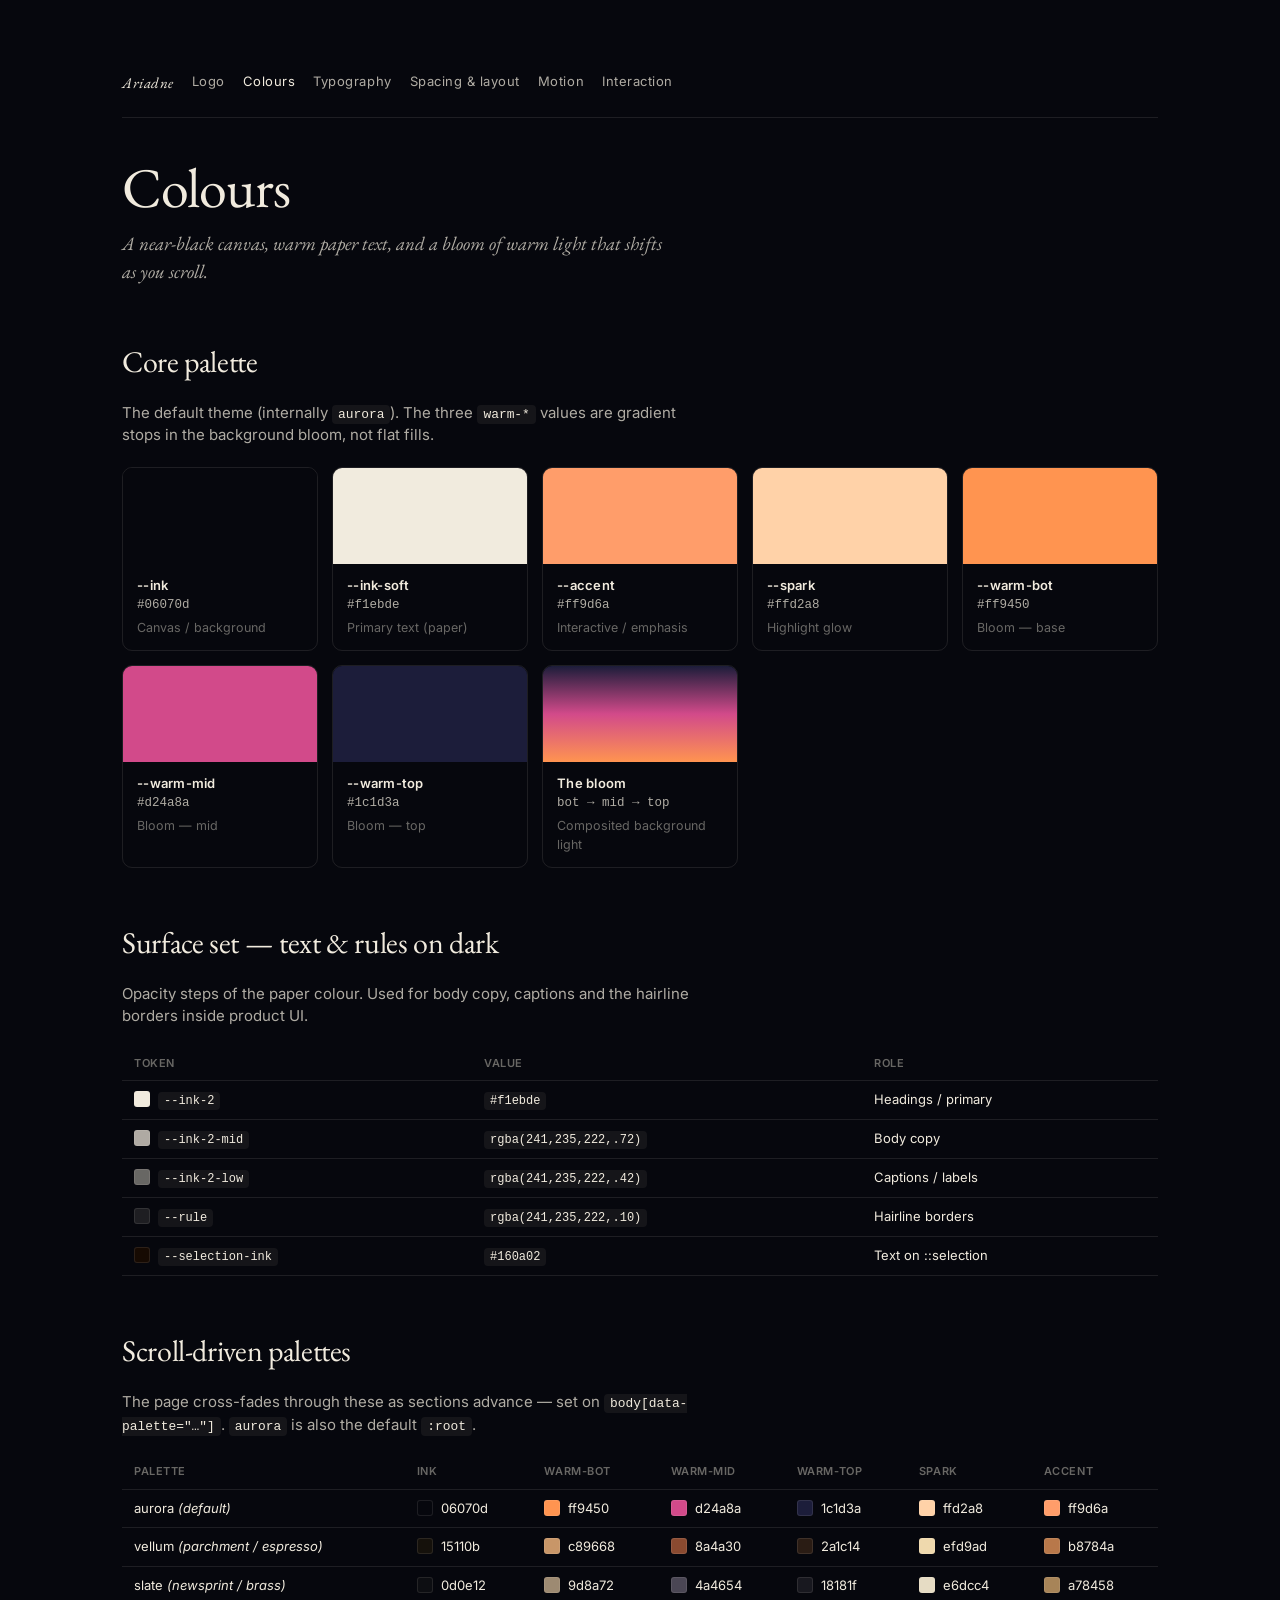
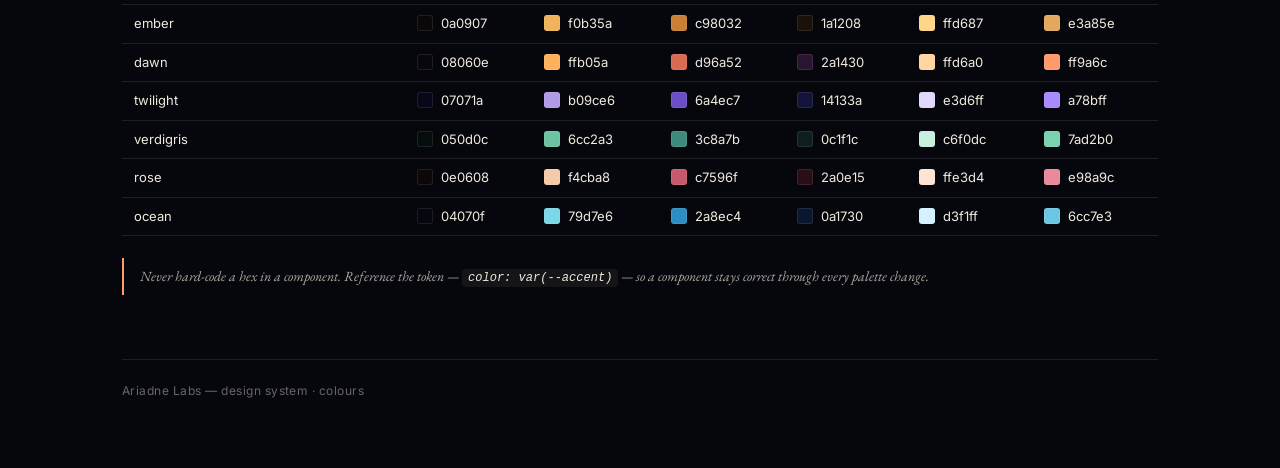
<file: design-system/colours.html>
<!doctype html>
<html lang="en">
<head>
<meta charset="utf-8">
<meta name="viewport" content="width=device-width, initial-scale=1">
<title>Colours — Ariadne Design System</title>
<link rel="stylesheet" href="tokens.css">
<link rel="stylesheet" href="ds.css">
</head>
<body>
  <nav class="ds-nav">
    <a class="ds-home" href="index.html">Ariadne</a>
    <a href="logo.html">Logo</a>
    <a href="colours.html" aria-current>Colours</a>
    <a href="typography.html">Typography</a>
    <a href="spacing.html">Spacing &amp; layout</a>
    <a href="motion.html">Motion</a>
    <a href="interaction.html">Interaction</a>
  </nav>

  <h1>Colours</h1>
  <p class="lede">A near-black canvas, warm paper text, and a bloom of warm light that shifts as you scroll.</p>

  <h2>Core palette</h2>
  <p>The default theme (internally <code>aurora</code>). The three <code>warm-*</code> values are gradient stops in the background bloom, not flat fills.</p>
  <div class="grid">
    <div class="card"><div class="sw" style="background:#06070d"></div><div class="meta"><b>--ink</b><span class="hex">#06070d</span><div class="use">Canvas / background</div></div></div>
    <div class="card"><div class="sw" style="background:#f1ebde"></div><div class="meta"><b>--ink-soft</b><span class="hex">#f1ebde</span><div class="use">Primary text (paper)</div></div></div>
    <div class="card"><div class="sw" style="background:#ff9d6a"></div><div class="meta"><b>--accent</b><span class="hex">#ff9d6a</span><div class="use">Interactive / emphasis</div></div></div>
    <div class="card"><div class="sw" style="background:#ffd2a8"></div><div class="meta"><b>--spark</b><span class="hex">#ffd2a8</span><div class="use">Highlight glow</div></div></div>
    <div class="card"><div class="sw" style="background:#ff9450"></div><div class="meta"><b>--warm-bot</b><span class="hex">#ff9450</span><div class="use">Bloom — base</div></div></div>
    <div class="card"><div class="sw" style="background:#d24a8a"></div><div class="meta"><b>--warm-mid</b><span class="hex">#d24a8a</span><div class="use">Bloom — mid</div></div></div>
    <div class="card"><div class="sw" style="background:#1c1d3a"></div><div class="meta"><b>--warm-top</b><span class="hex">#1c1d3a</span><div class="use">Bloom — top</div></div></div>
    <div class="card"><div class="sw" style="background:linear-gradient(0deg,#ff9450,#d24a8a,#1c1d3a)"></div><div class="meta"><b>The bloom</b><span class="hex">bot → mid → top</span><div class="use">Composited background light</div></div></div>
  </div>

  <h2>Surface set — text &amp; rules on dark</h2>
  <p>Opacity steps of the paper colour. Used for body copy, captions and the hairline borders inside product UI.</p>
  <table>
    <tr><th>Token</th><th>Value</th><th>Role</th></tr>
    <tr><td><span class="chip" style="background:#f1ebde"></span><code>--ink-2</code></td><td><code>#f1ebde</code></td><td>Headings / primary</td></tr>
    <tr><td><span class="chip" style="background:rgba(241,235,222,0.72)"></span><code>--ink-2-mid</code></td><td><code>rgba(241,235,222,.72)</code></td><td>Body copy</td></tr>
    <tr><td><span class="chip" style="background:rgba(241,235,222,0.42)"></span><code>--ink-2-low</code></td><td><code>rgba(241,235,222,.42)</code></td><td>Captions / labels</td></tr>
    <tr><td><span class="chip" style="background:rgba(241,235,222,0.10)"></span><code>--rule</code></td><td><code>rgba(241,235,222,.10)</code></td><td>Hairline borders</td></tr>
    <tr><td><span class="chip" style="background:#160a02"></span><code>--selection-ink</code></td><td><code>#160a02</code></td><td>Text on ::selection</td></tr>
  </table>

  <h2>Scroll-driven palettes</h2>
  <p>The page cross-fades through these as sections advance — set on <code>body[data-palette="…"]</code>. <code>aurora</code> is also the default <code>:root</code>.</p>
  <table>
    <tr><th>Palette</th><th>ink</th><th>warm-bot</th><th>warm-mid</th><th>warm-top</th><th>spark</th><th>accent</th></tr>
    <tr><td>aurora <em>(default)</em></td><td><span class="chip" style="background:#06070d"></span>06070d</td><td><span class="chip" style="background:#ff9450"></span>ff9450</td><td><span class="chip" style="background:#d24a8a"></span>d24a8a</td><td><span class="chip" style="background:#1c1d3a"></span>1c1d3a</td><td><span class="chip" style="background:#ffd2a8"></span>ffd2a8</td><td><span class="chip" style="background:#ff9d6a"></span>ff9d6a</td></tr>
    <tr><td>vellum <em>(parchment / espresso)</em></td><td><span class="chip" style="background:#15110b"></span>15110b</td><td><span class="chip" style="background:#c89668"></span>c89668</td><td><span class="chip" style="background:#8a4a30"></span>8a4a30</td><td><span class="chip" style="background:#2a1c14"></span>2a1c14</td><td><span class="chip" style="background:#efd9ad"></span>efd9ad</td><td><span class="chip" style="background:#b8784a"></span>b8784a</td></tr>
    <tr><td>slate <em>(newsprint / brass)</em></td><td><span class="chip" style="background:#0d0e12"></span>0d0e12</td><td><span class="chip" style="background:#9d8a72"></span>9d8a72</td><td><span class="chip" style="background:#4a4654"></span>4a4654</td><td><span class="chip" style="background:#18181f"></span>18181f</td><td><span class="chip" style="background:#e6dcc4"></span>e6dcc4</td><td><span class="chip" style="background:#a78458"></span>a78458</td></tr>
    <tr><td>ember</td><td><span class="chip" style="background:#0a0907"></span>0a0907</td><td><span class="chip" style="background:#f0b35a"></span>f0b35a</td><td><span class="chip" style="background:#c98032"></span>c98032</td><td><span class="chip" style="background:#1a1208"></span>1a1208</td><td><span class="chip" style="background:#ffd687"></span>ffd687</td><td><span class="chip" style="background:#e3a85e"></span>e3a85e</td></tr>
    <tr><td>dawn</td><td><span class="chip" style="background:#08060e"></span>08060e</td><td><span class="chip" style="background:#ffb05a"></span>ffb05a</td><td><span class="chip" style="background:#d96a52"></span>d96a52</td><td><span class="chip" style="background:#2a1430"></span>2a1430</td><td><span class="chip" style="background:#ffd6a0"></span>ffd6a0</td><td><span class="chip" style="background:#ff9a6c"></span>ff9a6c</td></tr>
    <tr><td>twilight</td><td><span class="chip" style="background:#07071a"></span>07071a</td><td><span class="chip" style="background:#b09ce6"></span>b09ce6</td><td><span class="chip" style="background:#6a4ec7"></span>6a4ec7</td><td><span class="chip" style="background:#14133a"></span>14133a</td><td><span class="chip" style="background:#e3d6ff"></span>e3d6ff</td><td><span class="chip" style="background:#a78bff"></span>a78bff</td></tr>
    <tr><td>verdigris</td><td><span class="chip" style="background:#050d0c"></span>050d0c</td><td><span class="chip" style="background:#6cc2a3"></span>6cc2a3</td><td><span class="chip" style="background:#3c8a7b"></span>3c8a7b</td><td><span class="chip" style="background:#0c1f1c"></span>0c1f1c</td><td><span class="chip" style="background:#c6f0dc"></span>c6f0dc</td><td><span class="chip" style="background:#7ad2b0"></span>7ad2b0</td></tr>
    <tr><td>rose</td><td><span class="chip" style="background:#0e0608"></span>0e0608</td><td><span class="chip" style="background:#f4cba8"></span>f4cba8</td><td><span class="chip" style="background:#c7596f"></span>c7596f</td><td><span class="chip" style="background:#2a0e15"></span>2a0e15</td><td><span class="chip" style="background:#ffe3d4"></span>ffe3d4</td><td><span class="chip" style="background:#e98a9c"></span>e98a9c</td></tr>
    <tr><td>ocean</td><td><span class="chip" style="background:#04070f"></span>04070f</td><td><span class="chip" style="background:#79d7e6"></span>79d7e6</td><td><span class="chip" style="background:#2a8ec4"></span>2a8ec4</td><td><span class="chip" style="background:#0a1730"></span>0a1730</td><td><span class="chip" style="background:#d3f1ff"></span>d3f1ff</td><td><span class="chip" style="background:#6cc7e3"></span>6cc7e3</td></tr>
  </table>

  <div class="note">Never hard-code a hex in a component. Reference the token — <code>color: var(--accent)</code> — so a component stays correct through every palette change.</div>

  <footer>Ariadne Labs — design system · colours</footer>
</body>
</html>
</file>
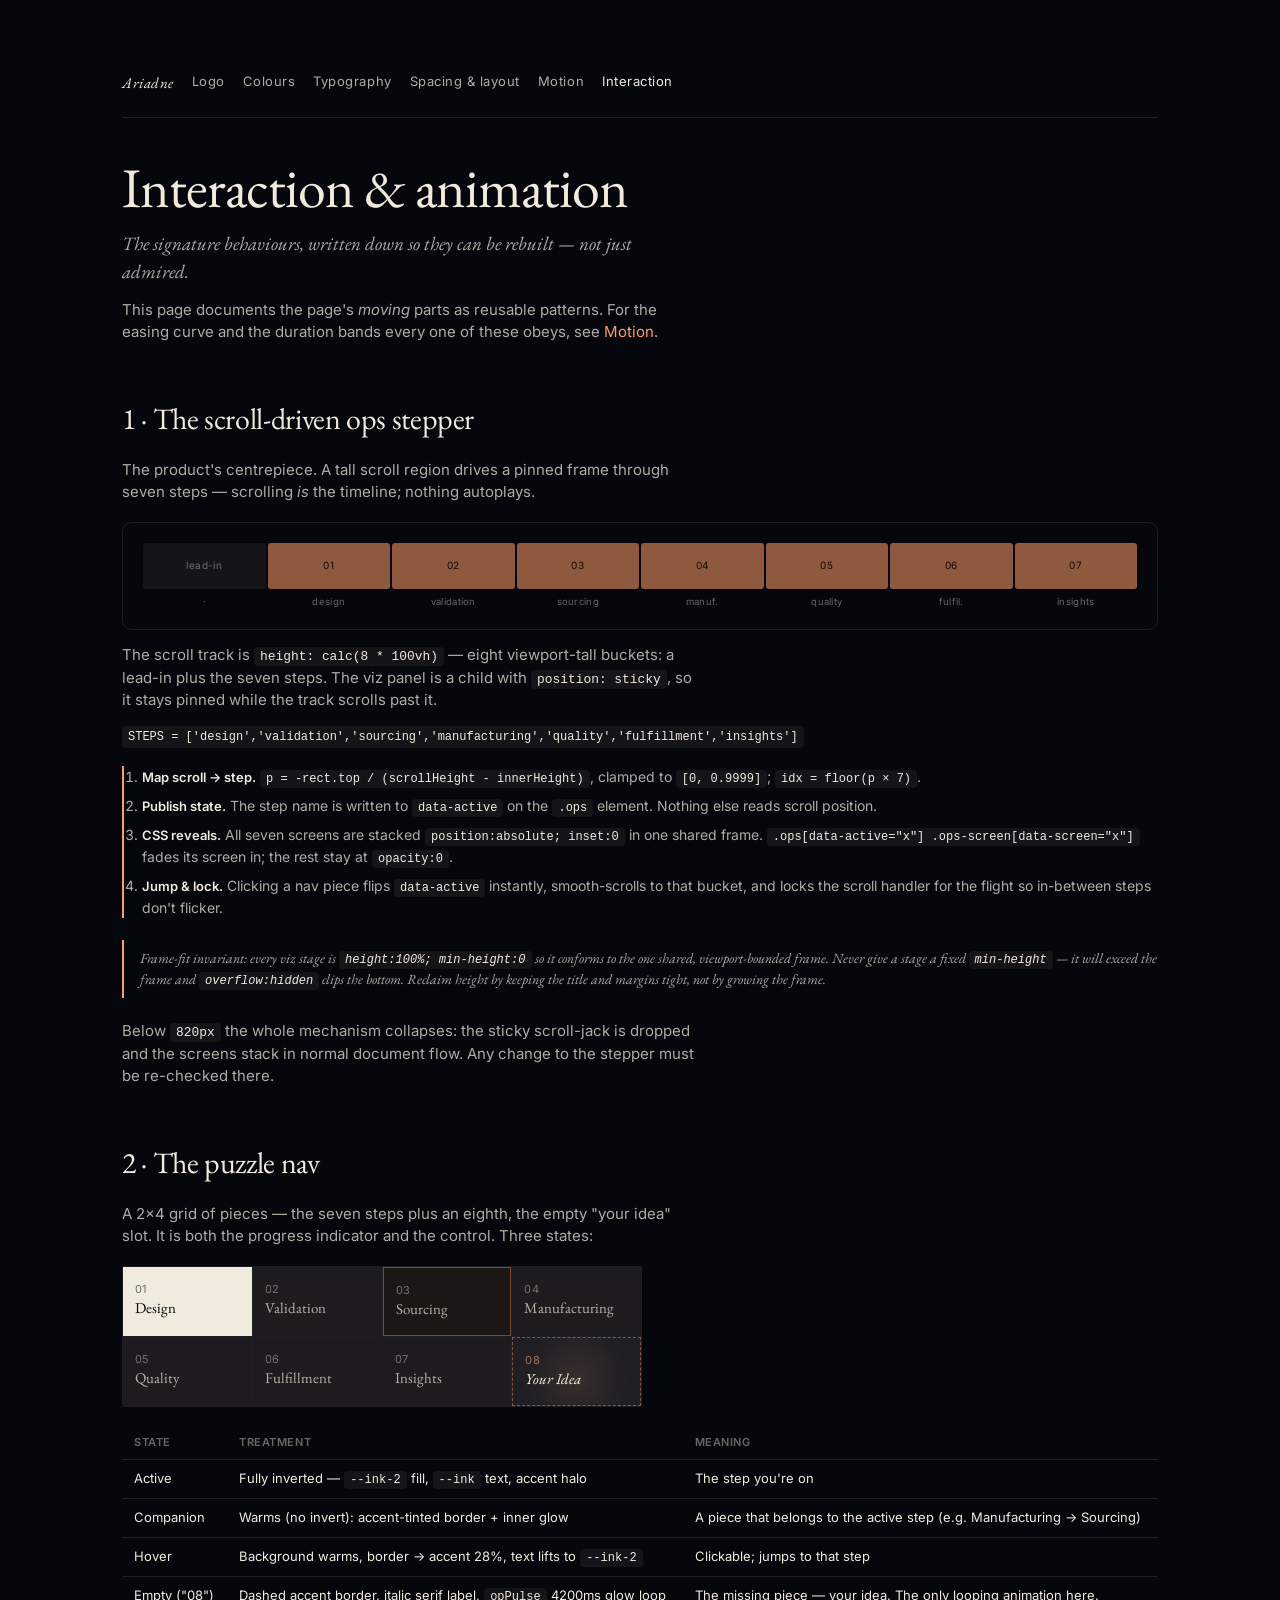
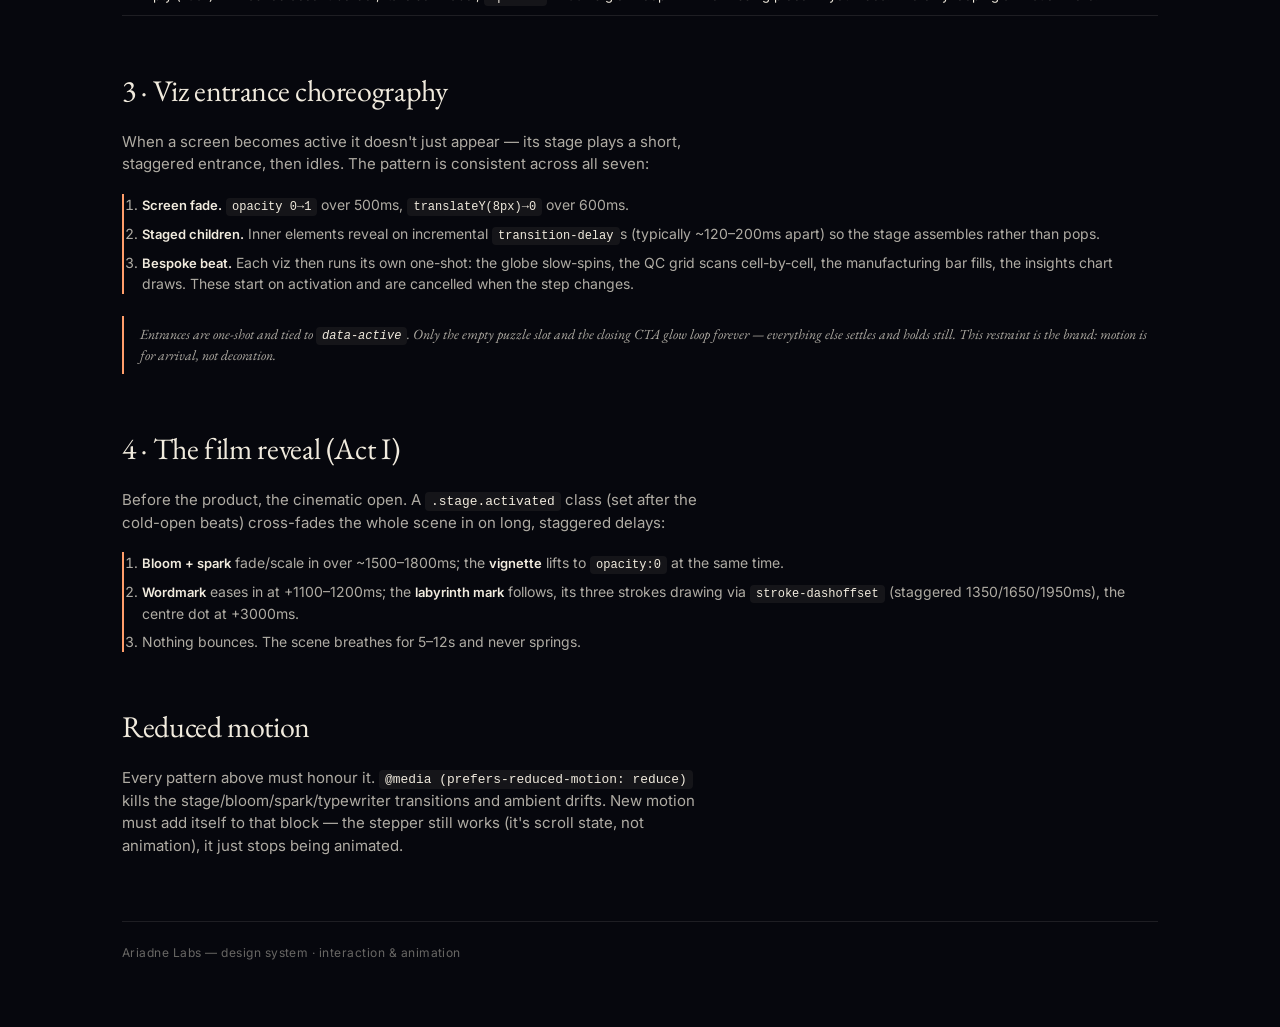
<file: design-system/interaction.html>
<!doctype html>
<html lang="en">
<head>
<meta charset="utf-8">
<meta name="viewport" content="width=device-width, initial-scale=1">
<title>Interaction &amp; animation — Ariadne Design System</title>
<link rel="stylesheet" href="tokens.css">
<link rel="stylesheet" href="ds.css">
<style>
  .diagram { border:1px solid var(--rule); border-radius:var(--r-card); padding:20px; margin-top:18px; }
  .track { display:grid; grid-template-columns:repeat(8,1fr); gap:2px; }
  .bk { height:46px; border-radius:3px; background:rgba(241,235,222,0.06); display:flex; align-items:center; justify-content:center; font-family:var(--sans); font-size:10px; color:var(--ink-2-low); letter-spacing:0.04em; }
  .bk.step { background:var(--accent-soft); color:var(--selection-ink); }
  .track-labels { display:grid; grid-template-columns:repeat(8,1fr); gap:2px; margin-top:6px; }
  .track-labels span { font-family:var(--sans); font-size:9.5px; color:var(--ink-2-low); text-align:center; letter-spacing:0.03em; }
  .pieces { display:grid; grid-template-columns:repeat(4,1fr); gap:1px; background:var(--rule); padding:1px; border-radius:var(--r-pill); max-width:520px; margin-top:18px; }
  .pc { background:rgba(28,18,10,0.20); padding:14px 12px; }
  .pc .n { font-family:var(--sans); font-size:11px; color:var(--ink-2-low); letter-spacing:0.04em; }
  .pc .l { font-family:var(--serif); font-size:15px; color:var(--ink-2-mid); }
  .pc.active { background:var(--ink-2); }
  .pc.active .n { color:color-mix(in srgb,var(--ink) 55%,transparent); }
  .pc.active .l { color:var(--ink); }
  .pc.companion { background:rgba(28,18,10,0.55); border:1px solid color-mix(in srgb,var(--accent) 40%,transparent); }
  .pc.empty { background:radial-gradient(circle at 50% 60%, color-mix(in srgb,var(--accent) 12%,transparent), transparent 70%); border:1px dashed color-mix(in srgb,var(--accent) 45%,transparent); }
  .pc.empty .l { font-style:italic; color:#fff5e1; }
  .pc.empty .n { color:color-mix(in srgb,var(--accent) 65%,transparent); }
  .steps-list { display:flex; flex-wrap:wrap; gap:8px; margin-top:14px; }
  .steps-list code { font-size:12px; }
  .seq { border-left:2px solid var(--accent); padding-left:18px; margin:18px 0; }
  .seq li { color:var(--ink-2-mid); font-size:14px; margin:7px 0; }
  .seq li b { color:var(--ink-2); font-family:var(--sans); font-weight:600; font-size:13px; }
</style>
</head>
<body>
  <nav class="ds-nav">
    <a class="ds-home" href="index.html">Ariadne</a>
    <a href="logo.html">Logo</a>
    <a href="colours.html">Colours</a>
    <a href="typography.html">Typography</a>
    <a href="spacing.html">Spacing &amp; layout</a>
    <a href="motion.html">Motion</a>
    <a href="interaction.html" aria-current>Interaction</a>
  </nav>

  <h1>Interaction &amp; animation</h1>
  <p class="lede">The signature behaviours, written down so they can be rebuilt — not just admired.</p>
  <p>This page documents the page's <em>moving</em> parts as reusable patterns. For the easing curve and the duration bands every one of these obeys, see <a href="motion.html">Motion</a>.</p>

  <h2>1 · The scroll-driven ops stepper</h2>
  <p>The product's centrepiece. A tall scroll region drives a pinned frame through seven steps — scrolling <em>is</em> the timeline; nothing autoplays.</p>

  <div class="diagram">
    <div class="track">
      <div class="bk">lead-in</div>
      <div class="bk step">01</div><div class="bk step">02</div><div class="bk step">03</div>
      <div class="bk step">04</div><div class="bk step">05</div><div class="bk step">06</div>
      <div class="bk step">07</div>
    </div>
    <div class="track-labels">
      <span>·</span><span>design</span><span>validation</span><span>sourcing</span><span>manuf.</span><span>quality</span><span>fulfil.</span><span>insights</span>
    </div>
  </div>
  <p style="margin-top:14px">The scroll track is <code>height: calc(8 * 100vh)</code> — eight viewport-tall buckets: a lead-in plus the seven steps. The viz panel is a child with <code>position: sticky</code>, so it stays pinned while the track scrolls past it.</p>

  <ul class="steps-list">
    <code>STEPS = ['design','validation','sourcing','manufacturing','quality','fulfillment','insights']</code>
  </ul>

  <ol class="seq">
    <li><b>Map scroll → step.</b> <code>p = -rect.top / (scrollHeight - innerHeight)</code>, clamped to <code>[0, 0.9999]</code>; <code>idx = floor(p × 7)</code>.</li>
    <li><b>Publish state.</b> The step name is written to <code>data-active</code> on the <code>.ops</code> element. Nothing else reads scroll position.</li>
    <li><b>CSS reveals.</b> All seven screens are stacked <code>position:absolute; inset:0</code> in one shared frame. <code>.ops[data-active="x"] .ops-screen[data-screen="x"]</code> fades its screen in; the rest stay at <code>opacity:0</code>.</li>
    <li><b>Jump &amp; lock.</b> Clicking a nav piece flips <code>data-active</code> instantly, smooth-scrolls to that bucket, and locks the scroll handler for the flight so in-between steps don't flicker.</li>
  </ol>

  <div class="note">Frame-fit invariant: every viz stage is <code>height:100%; min-height:0</code> so it conforms to the one shared, viewport-bounded frame. Never give a stage a fixed <code>min-height</code> — it will exceed the frame and <code>overflow:hidden</code> clips the bottom. Reclaim height by keeping the title and margins tight, not by growing the frame.</div>
  <p>Below <code>820px</code> the whole mechanism collapses: the sticky scroll-jack is dropped and the screens stack in normal document flow. Any change to the stepper must be re-checked there.</p>

  <h2>2 · The puzzle nav</h2>
  <p>A 2×4 grid of pieces — the seven steps plus an eighth, the empty "your idea" slot. It is both the progress indicator and the control. Three states:</p>
  <div class="pieces" aria-hidden="true">
    <div class="pc active"><div class="n">01</div><div class="l">Design</div></div>
    <div class="pc"><div class="n">02</div><div class="l">Validation</div></div>
    <div class="pc companion"><div class="n">03</div><div class="l">Sourcing</div></div>
    <div class="pc"><div class="n">04</div><div class="l">Manufacturing</div></div>
    <div class="pc"><div class="n">05</div><div class="l">Quality</div></div>
    <div class="pc"><div class="n">06</div><div class="l">Fulfillment</div></div>
    <div class="pc"><div class="n">07</div><div class="l">Insights</div></div>
    <div class="pc empty"><div class="n">08</div><div class="l">Your Idea</div></div>
  </div>
  <table>
    <tr><th>State</th><th>Treatment</th><th>Meaning</th></tr>
    <tr><td>Active</td><td>Fully inverted — <code>--ink-2</code> fill, <code>--ink</code> text, accent halo</td><td>The step you're on</td></tr>
    <tr><td>Companion</td><td>Warms (no invert): accent-tinted border + inner glow</td><td>A piece that belongs to the active step (e.g. Manufacturing → Sourcing)</td></tr>
    <tr><td>Hover</td><td>Background warms, border → accent 28%, text lifts to <code>--ink-2</code></td><td>Clickable; jumps to that step</td></tr>
    <tr><td>Empty ("08")</td><td>Dashed accent border, italic serif label, <code>opPulse</code> 4200ms glow loop</td><td>The missing piece — your idea. The only looping animation here.</td></tr>
  </table>

  <h2>3 · Viz entrance choreography</h2>
  <p>When a screen becomes active it doesn't just appear — its stage plays a short, staggered entrance, then idles. The pattern is consistent across all seven:</p>
  <ol class="seq">
    <li><b>Screen fade.</b> <code>opacity 0→1</code> over 500ms, <code>translateY(8px)→0</code> over 600ms.</li>
    <li><b>Staged children.</b> Inner elements reveal on incremental <code>transition-delay</code>s (typically ~120–200ms apart) so the stage assembles rather than pops.</li>
    <li><b>Bespoke beat.</b> Each viz then runs its own one-shot: the globe slow-spins, the QC grid scans cell-by-cell, the manufacturing bar fills, the insights chart draws. These start on activation and are cancelled when the step changes.</li>
  </ol>
  <div class="note">Entrances are one-shot and tied to <code>data-active</code>. Only the empty puzzle slot and the closing CTA glow loop forever — everything else settles and holds still. This restraint is the brand: motion is for arrival, not decoration.</div>

  <h2>4 · The film reveal (Act I)</h2>
  <p>Before the product, the cinematic open. A <code>.stage.activated</code> class (set after the cold-open beats) cross-fades the whole scene in on long, staggered delays:</p>
  <ol class="seq">
    <li><b>Bloom + spark</b> fade/scale in over ~1500–1800ms; the <b>vignette</b> lifts to <code>opacity:0</code> at the same time.</li>
    <li><b>Wordmark</b> eases in at +1100–1200ms; the <b>labyrinth mark</b> follows, its three strokes drawing via <code>stroke-dashoffset</code> (staggered 1350/1650/1950ms), the centre dot at +3000ms.</li>
    <li>Nothing bounces. The scene breathes for 5–12s and never springs.</li>
  </ol>

  <h2>Reduced motion</h2>
  <p>Every pattern above must honour it. <code>@media (prefers-reduced-motion: reduce)</code> kills the stage/bloom/spark/typewriter transitions and ambient drifts. New motion must add itself to that block — the stepper still works (it's scroll state, not animation), it just stops being animated.</p>

  <footer>Ariadne Labs — design system · interaction &amp; animation</footer>
</body>
</html>
</file>
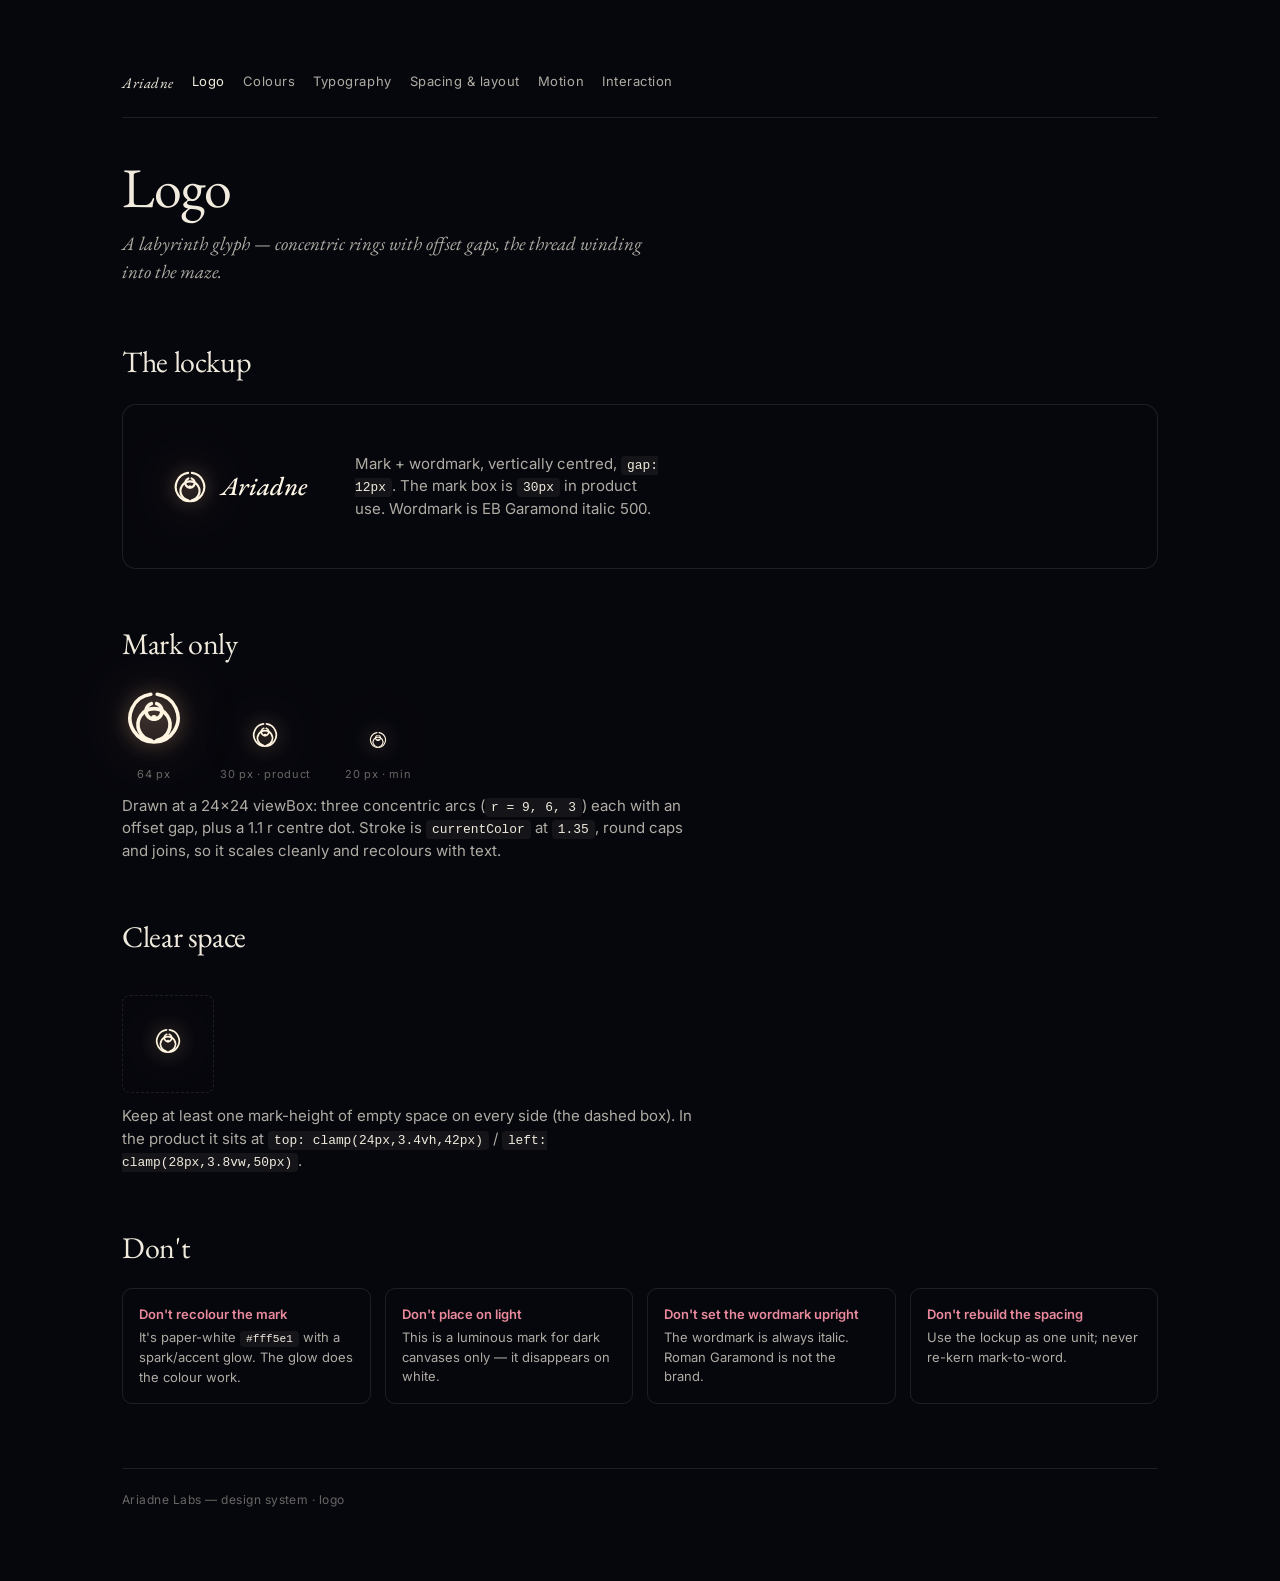
<file: design-system/logo.html>
<!doctype html>
<html lang="en">
<head>
<meta charset="utf-8">
<meta name="viewport" content="width=device-width, initial-scale=1">
<title>Logo — Ariadne Design System</title>
<link rel="stylesheet" href="tokens.css">
<link rel="stylesheet" href="ds.css">
<style>
  .glow { color:#fff5e1; filter: drop-shadow(0 0 10px color-mix(in srgb, var(--spark) 45%, transparent)) drop-shadow(0 0 28px color-mix(in srgb, var(--accent) 25%, transparent)); }
  .stagebox { border:1px solid var(--rule); border-radius:var(--r-card-lg); background:var(--ink); padding:48px; display:flex; align-items:center; gap:48px; flex-wrap:wrap; margin-top:20px; }
  .lockup { display:flex; align-items:center; gap:12px; }
  .lockup .wm { font-family:var(--serif); font-style:italic; font-weight:500; font-size:26px; color:#fff7e6; }
  .sizes { display:flex; align-items:flex-end; gap:34px; flex-wrap:wrap; margin-top:20px; }
  .sizes figure { text-align:center; }
  .sizes figcaption { font-family:var(--sans); font-size:11px; color:var(--ink-2-low); margin-top:10px; letter-spacing:0.06em; }
  .clear { position:relative; display:inline-block; padding:30px; border:1px dashed var(--rule); border-radius:8px; margin-top:18px; }
  .dont { display:grid; gap:14px; grid-template-columns:repeat(auto-fill,minmax(220px,1fr)); margin-top:18px; }
  .dont div { border:1px solid var(--rule); border-radius:var(--r-card); padding:16px; font-size:13px; color:var(--ink-2-mid); }
  .dont b { color:#e98a9c; font-family:var(--sans); font-weight:600; display:block; margin-bottom:4px; }
</style>
</head>
<body>
  <nav class="ds-nav">
    <a class="ds-home" href="index.html">Ariadne</a>
    <a href="logo.html" aria-current>Logo</a>
    <a href="colours.html">Colours</a>
    <a href="typography.html">Typography</a>
    <a href="spacing.html">Spacing &amp; layout</a>
    <a href="motion.html">Motion</a>
    <a href="interaction.html">Interaction</a>
  </nav>

  <h1>Logo</h1>
  <p class="lede">A labyrinth glyph — concentric rings with offset gaps, the thread winding into the maze.</p>

  <h2>The lockup</h2>
  <div class="stagebox">
    <div class="lockup" aria-label="Ariadne">
      <svg class="glow" width="38" height="38" viewBox="0 0 24 24" fill="none" stroke="currentColor" stroke-width="1.35" stroke-linecap="round" stroke-linejoin="round" aria-hidden="true">
        <path d="M13.2 3.1 a9 9 0 1 1 -2.4 0" />
        <path d="M11 20.4 a6 6 0 1 1 2 0" />
        <path d="M13 6.6 a3 3 0 1 1 -2 0" />
        <circle cx="12" cy="12" r="1.1" fill="currentColor" stroke="none" />
      </svg>
      <span class="wm">Ariadne</span>
    </div>
    <p style="margin:0;max-width:34ch">Mark + wordmark, vertically centred, <code>gap: 12px</code>. The mark box is <code>30px</code> in product use. Wordmark is EB&nbsp;Garamond italic 500.</p>
  </div>

  <h2>Mark only</h2>
  <div class="sizes">
    <figure><svg class="glow" width="64" height="64" viewBox="0 0 24 24" fill="none" stroke="currentColor" stroke-width="1.35" stroke-linecap="round" stroke-linejoin="round"><path d="M13.2 3.1 a9 9 0 1 1 -2.4 0"/><path d="M11 20.4 a6 6 0 1 1 2 0"/><path d="M13 6.6 a3 3 0 1 1 -2 0"/><circle cx="12" cy="12" r="1.1" fill="currentColor" stroke="none"/></svg><figcaption>64 px</figcaption></figure>
    <figure><svg class="glow" width="30" height="30" viewBox="0 0 24 24" fill="none" stroke="currentColor" stroke-width="1.35" stroke-linecap="round" stroke-linejoin="round"><path d="M13.2 3.1 a9 9 0 1 1 -2.4 0"/><path d="M11 20.4 a6 6 0 1 1 2 0"/><path d="M13 6.6 a3 3 0 1 1 -2 0"/><circle cx="12" cy="12" r="1.1" fill="currentColor" stroke="none"/></svg><figcaption>30 px · product</figcaption></figure>
    <figure><svg class="glow" width="20" height="20" viewBox="0 0 24 24" fill="none" stroke="currentColor" stroke-width="1.35" stroke-linecap="round" stroke-linejoin="round"><path d="M13.2 3.1 a9 9 0 1 1 -2.4 0"/><path d="M11 20.4 a6 6 0 1 1 2 0"/><path d="M13 6.6 a3 3 0 1 1 -2 0"/><circle cx="12" cy="12" r="1.1" fill="currentColor" stroke="none"/></svg><figcaption>20 px · min</figcaption></figure>
  </div>
  <p>Drawn at a 24×24 viewBox: three concentric arcs (<code>r = 9, 6, 3</code>) each with an offset gap, plus a 1.1&nbsp;r centre dot. Stroke is <code>currentColor</code> at <code>1.35</code>, round caps and joins, so it scales cleanly and recolours with text.</p>

  <h2>Clear space</h2>
  <div class="clear">
    <svg class="glow" width="30" height="30" viewBox="0 0 24 24" fill="none" stroke="currentColor" stroke-width="1.35" stroke-linecap="round" stroke-linejoin="round"><path d="M13.2 3.1 a9 9 0 1 1 -2.4 0"/><path d="M11 20.4 a6 6 0 1 1 2 0"/><path d="M13 6.6 a3 3 0 1 1 -2 0"/><circle cx="12" cy="12" r="1.1" fill="currentColor" stroke="none"/></svg>
  </div>
  <p>Keep at least one mark-height of empty space on every side (the dashed box). In the product it sits at <code>top: clamp(24px,3.4vh,42px)</code> / <code>left: clamp(28px,3.8vw,50px)</code>.</p>

  <h2>Don't</h2>
  <div class="dont">
    <div><b>Don't recolour the mark</b>It's paper-white <code>#fff5e1</code> with a spark/accent glow. The glow does the colour work.</div>
    <div><b>Don't place on light</b>This is a luminous mark for dark canvases only — it disappears on white.</div>
    <div><b>Don't set the wordmark upright</b>The wordmark is always italic. Roman Garamond is not the brand.</div>
    <div><b>Don't rebuild the spacing</b>Use the lockup as one unit; never re-kern mark-to-word.</div>
  </div>

  <footer>Ariadne Labs — design system · logo</footer>
</body>
</html>
</file>
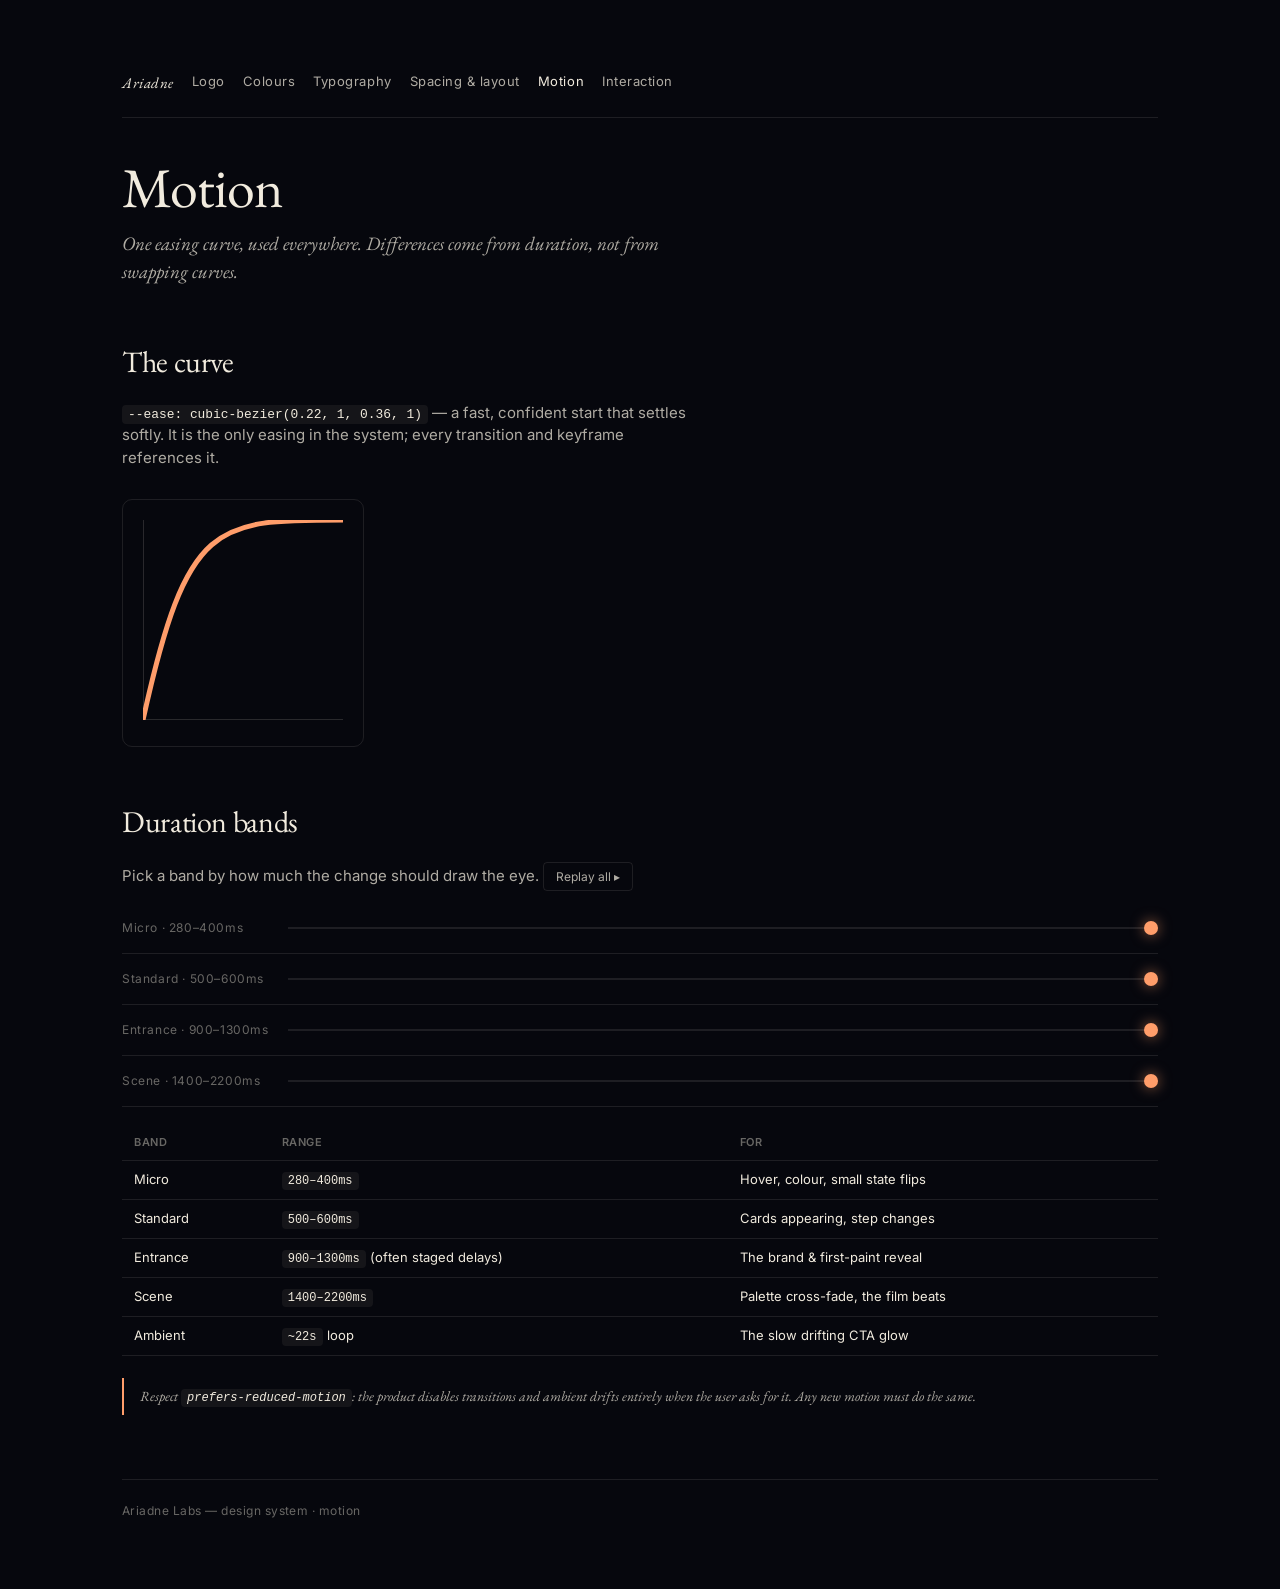
<file: design-system/motion.html>
<!doctype html>
<html lang="en">
<head>
<meta charset="utf-8">
<meta name="viewport" content="width=device-width, initial-scale=1">
<title>Motion — Ariadne Design System</title>
<link rel="stylesheet" href="tokens.css">
<link rel="stylesheet" href="ds.css">
<style>
  .demo { display:flex; align-items:center; gap:16px; padding:16px 0; border-bottom:1px solid var(--rule); }
  .track { flex:1; height:2px; background:var(--rule); position:relative; }
  .dot { position:absolute; top:-6px; left:0; width:14px; height:14px; border-radius:50%; background:var(--accent);
    box-shadow:0 0 14px color-mix(in srgb,var(--accent) 60%,transparent); }
  .demo .tag { flex:0 0 150px; font-family:var(--sans); font-size:12px; color:var(--ink-2-low); letter-spacing:0.05em; }
  button.replay { font-family:var(--sans); font-size:12px; color:var(--ink-2-mid); background:transparent; border:1px solid var(--rule); border-radius:var(--r-kbd); padding:6px 12px; cursor:pointer; }
  button.replay:hover { color:var(--ink-2); border-color:var(--accent-soft); }
  .curve { border:1px solid var(--rule); border-radius:var(--r-card); padding:20px; margin-top:18px; display:inline-block; }
</style>
</head>
<body>
  <nav class="ds-nav">
    <a class="ds-home" href="index.html">Ariadne</a>
    <a href="logo.html">Logo</a>
    <a href="colours.html">Colours</a>
    <a href="typography.html">Typography</a>
    <a href="spacing.html">Spacing &amp; layout</a>
    <a href="motion.html" aria-current>Motion</a>
    <a href="interaction.html">Interaction</a>
  </nav>

  <h1>Motion</h1>
  <p class="lede">One easing curve, used everywhere. Differences come from duration, not from swapping curves.</p>

  <h2>The curve</h2>
  <p><code>--ease: cubic-bezier(0.22, 1, 0.36, 1)</code> — a fast, confident start that settles softly. It is the only easing in the system; every transition and keyframe references it.</p>
  <div class="curve">
    <svg width="200" height="200" viewBox="0 0 100 100" aria-hidden="true">
      <line x1="0" y1="100" x2="100" y2="100" stroke="rgba(241,235,222,0.15)"/>
      <line x1="0" y1="0" x2="0" y2="100" stroke="rgba(241,235,222,0.15)"/>
      <path d="M0 100 C 22 0, 36 0, 100 0" fill="none" stroke="var(--accent)" stroke-width="2.5"/>
    </svg>
  </div>

  <h2>Duration bands</h2>
  <p>Pick a band by how much the change should draw the eye. <button class="replay" id="replay">Replay all ▸</button></p>

  <div class="demo"><span class="tag">Micro · 280–400ms</span><div class="track"><span class="dot" data-d="340"></span></div></div>
  <div class="demo"><span class="tag">Standard · 500–600ms</span><div class="track"><span class="dot" data-d="560"></span></div></div>
  <div class="demo"><span class="tag">Entrance · 900–1300ms</span><div class="track"><span class="dot" data-d="1100"></span></div></div>
  <div class="demo"><span class="tag">Scene · 1400–2200ms</span><div class="track"><span class="dot" data-d="1800"></span></div></div>

  <table>
    <tr><th>Band</th><th>Range</th><th>For</th></tr>
    <tr><td>Micro</td><td><code>280–400ms</code></td><td>Hover, colour, small state flips</td></tr>
    <tr><td>Standard</td><td><code>500–600ms</code></td><td>Cards appearing, step changes</td></tr>
    <tr><td>Entrance</td><td><code>900–1300ms</code> (often staged delays)</td><td>The brand &amp; first-paint reveal</td></tr>
    <tr><td>Scene</td><td><code>1400–2200ms</code></td><td>Palette cross-fade, the film beats</td></tr>
    <tr><td>Ambient</td><td><code>~22s</code> loop</td><td>The slow drifting CTA glow</td></tr>
  </table>

  <div class="note">Respect <code>prefers-reduced-motion</code>: the product disables transitions and ambient drifts entirely when the user asks for it. Any new motion must do the same.</div>

  <footer>Ariadne Labs — design system · motion</footer>

<script>
  function run(){
    document.querySelectorAll('.dot').forEach(function(d){
      var ms = +d.dataset.d;
      d.style.transition='none'; d.style.left='0';
      d.getBoundingClientRect();
      d.style.transition='left '+ms+'ms cubic-bezier(0.22,1,0.36,1)';
      d.style.left='calc(100% - 14px)';
    });
  }
  document.getElementById('replay').addEventListener('click', run);
  setTimeout(run, 350);
</script>
</body>
</html>
</file>
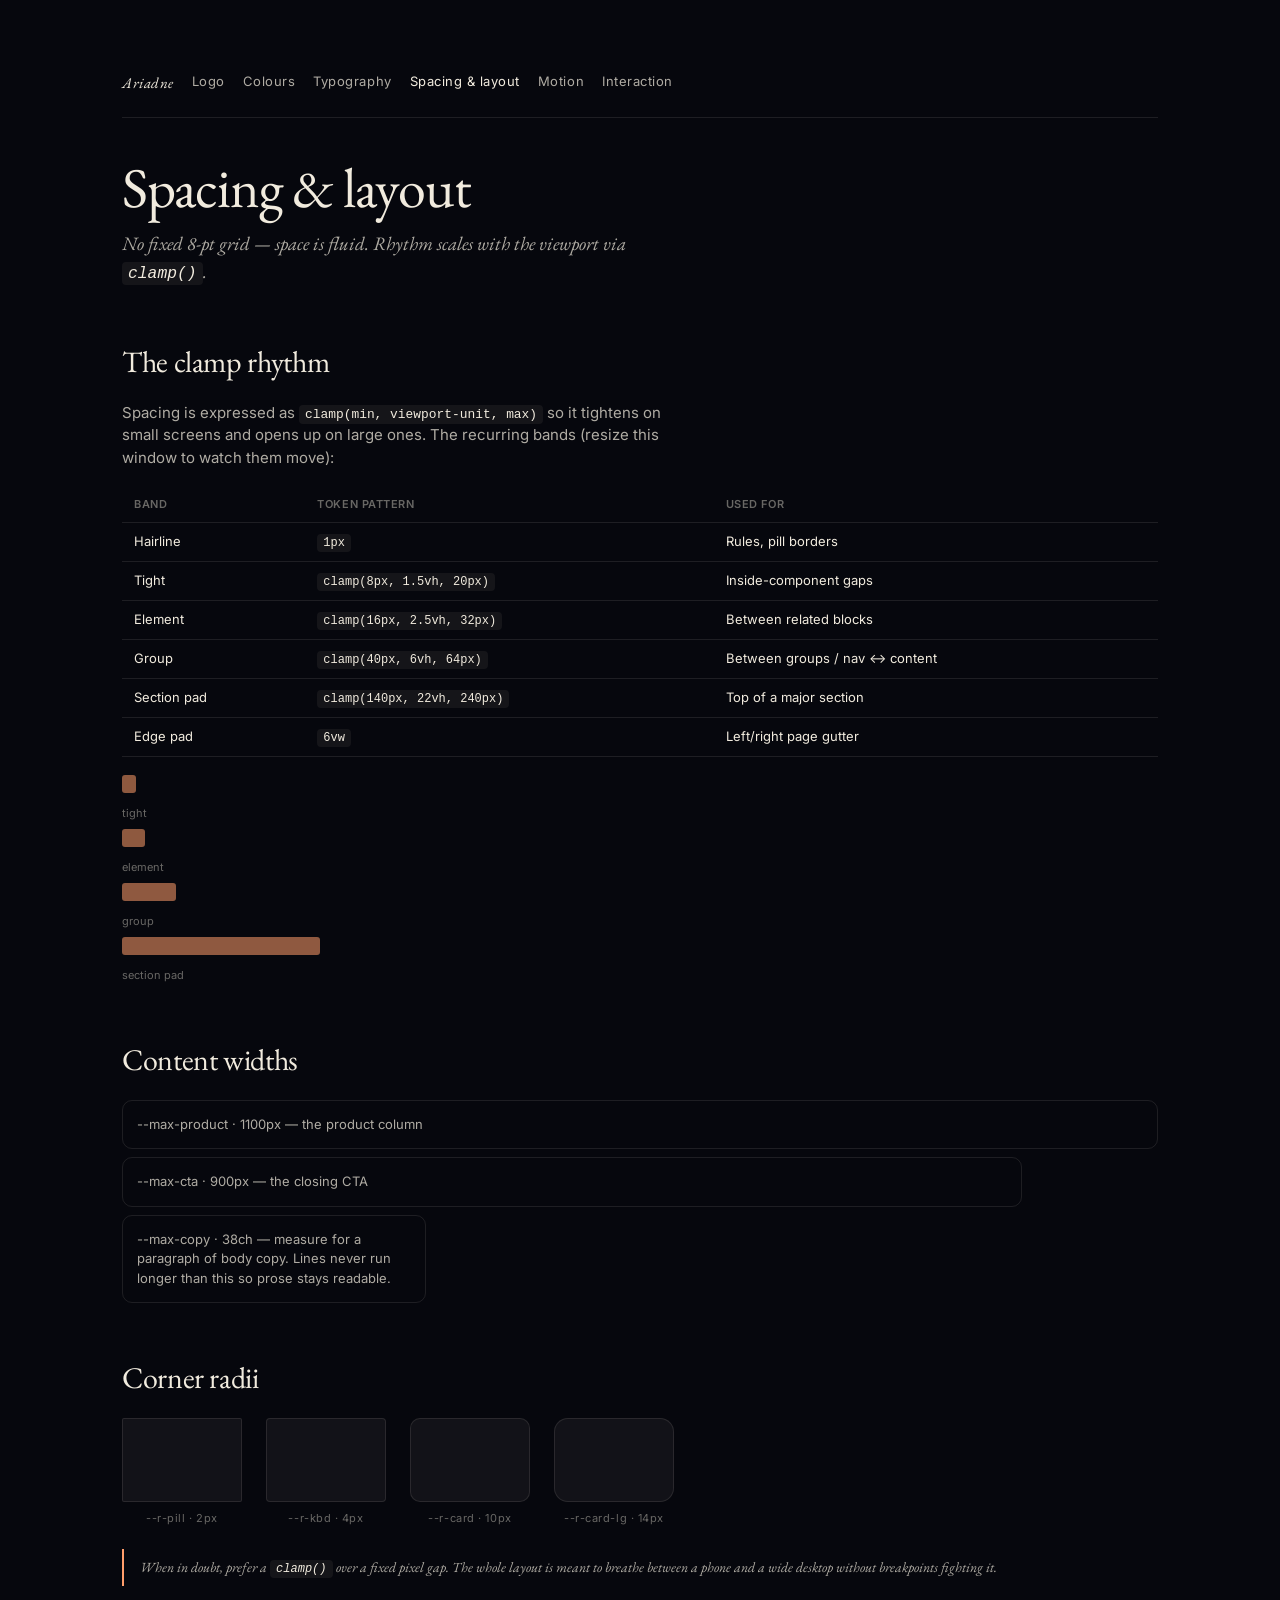
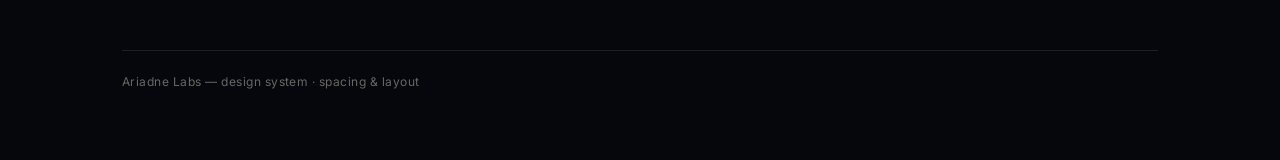
<file: design-system/spacing.html>
<!doctype html>
<html lang="en">
<head>
<meta charset="utf-8">
<meta name="viewport" content="width=device-width, initial-scale=1">
<title>Spacing &amp; layout — Ariadne Design System</title>
<link rel="stylesheet" href="tokens.css">
<link rel="stylesheet" href="ds.css">
<style>
  .bar { background: var(--accent-soft); height: 18px; border-radius: 3px; margin: 6px 0; }
  .radii { display:flex; gap:24px; flex-wrap:wrap; margin-top:18px; }
  .radii figure { text-align:center; }
  .radii .box { width:120px; height:84px; border:1px solid var(--rule); background:rgba(241,235,222,0.05); }
  .radii figcaption { font-family:var(--sans); font-size:11px; color:var(--ink-2-low); margin-top:8px; letter-spacing:0.05em; }
  .width-demo { border:1px solid var(--rule); border-radius:var(--r-card); padding:14px; margin:8px 0; color:var(--ink-2-mid); font-size:13px; font-family:var(--sans); }
</style>
</head>
<body>
  <nav class="ds-nav">
    <a class="ds-home" href="index.html">Ariadne</a>
    <a href="logo.html">Logo</a>
    <a href="colours.html">Colours</a>
    <a href="typography.html">Typography</a>
    <a href="spacing.html" aria-current>Spacing &amp; layout</a>
    <a href="motion.html">Motion</a>
    <a href="interaction.html">Interaction</a>
  </nav>

  <h1>Spacing &amp; layout</h1>
  <p class="lede">No fixed 8-pt grid — space is fluid. Rhythm scales with the viewport via <code>clamp()</code>.</p>

  <h2>The clamp rhythm</h2>
  <p>Spacing is expressed as <code>clamp(min, viewport-unit, max)</code> so it tightens on small screens and opens up on large ones. The recurring bands (resize this window to watch them move):</p>
  <table>
    <tr><th>Band</th><th>Token pattern</th><th>Used for</th></tr>
    <tr><td>Hairline</td><td><code>1px</code></td><td>Rules, pill borders</td></tr>
    <tr><td>Tight</td><td><code>clamp(8px, 1.5vh, 20px)</code></td><td>Inside-component gaps</td></tr>
    <tr><td>Element</td><td><code>clamp(16px, 2.5vh, 32px)</code></td><td>Between related blocks</td></tr>
    <tr><td>Group</td><td><code>clamp(40px, 6vh, 64px)</code></td><td>Between groups / nav ↔ content</td></tr>
    <tr><td>Section pad</td><td><code>clamp(140px, 22vh, 240px)</code></td><td>Top of a major section</td></tr>
    <tr><td>Edge pad</td><td><code>6vw</code></td><td>Left/right page gutter</td></tr>
  </table>
  <div style="margin-top:18px">
    <div class="bar" style="width:clamp(8px,1.5vh,20px)"></div><small style="color:var(--ink-2-low);font-family:var(--sans);font-size:11px">tight</small>
    <div class="bar" style="width:clamp(16px,2.5vh,32px)"></div><small style="color:var(--ink-2-low);font-family:var(--sans);font-size:11px">element</small>
    <div class="bar" style="width:clamp(40px,6vh,64px)"></div><small style="color:var(--ink-2-low);font-family:var(--sans);font-size:11px">group</small>
    <div class="bar" style="width:clamp(140px,22vh,240px)"></div><small style="color:var(--ink-2-low);font-family:var(--sans);font-size:11px">section pad</small>
  </div>

  <h2>Content widths</h2>
  <div class="width-demo" style="max-width:var(--max-product)">--max-product · 1100px — the product column</div>
  <div class="width-demo" style="max-width:var(--max-cta)">--max-cta · 900px — the closing CTA</div>
  <div class="width-demo" style="max-width:var(--max-copy)">--max-copy · 38ch — measure for a paragraph of body copy. Lines never run longer than this so prose stays readable.</div>

  <h2>Corner radii</h2>
  <div class="radii">
    <figure><div class="box" style="border-radius:var(--r-pill)"></div><figcaption>--r-pill · 2px</figcaption></figure>
    <figure><div class="box" style="border-radius:var(--r-kbd)"></div><figcaption>--r-kbd · 4px</figcaption></figure>
    <figure><div class="box" style="border-radius:var(--r-card)"></div><figcaption>--r-card · 10px</figcaption></figure>
    <figure><div class="box" style="border-radius:var(--r-card-lg)"></div><figcaption>--r-card-lg · 14px</figcaption></figure>
  </div>

  <div class="note">When in doubt, prefer a <code>clamp()</code> over a fixed pixel gap. The whole layout is meant to breathe between a phone and a wide desktop without breakpoints fighting it.</div>

  <footer>Ariadne Labs — design system · spacing &amp; layout</footer>
</body>
</html>
</file>
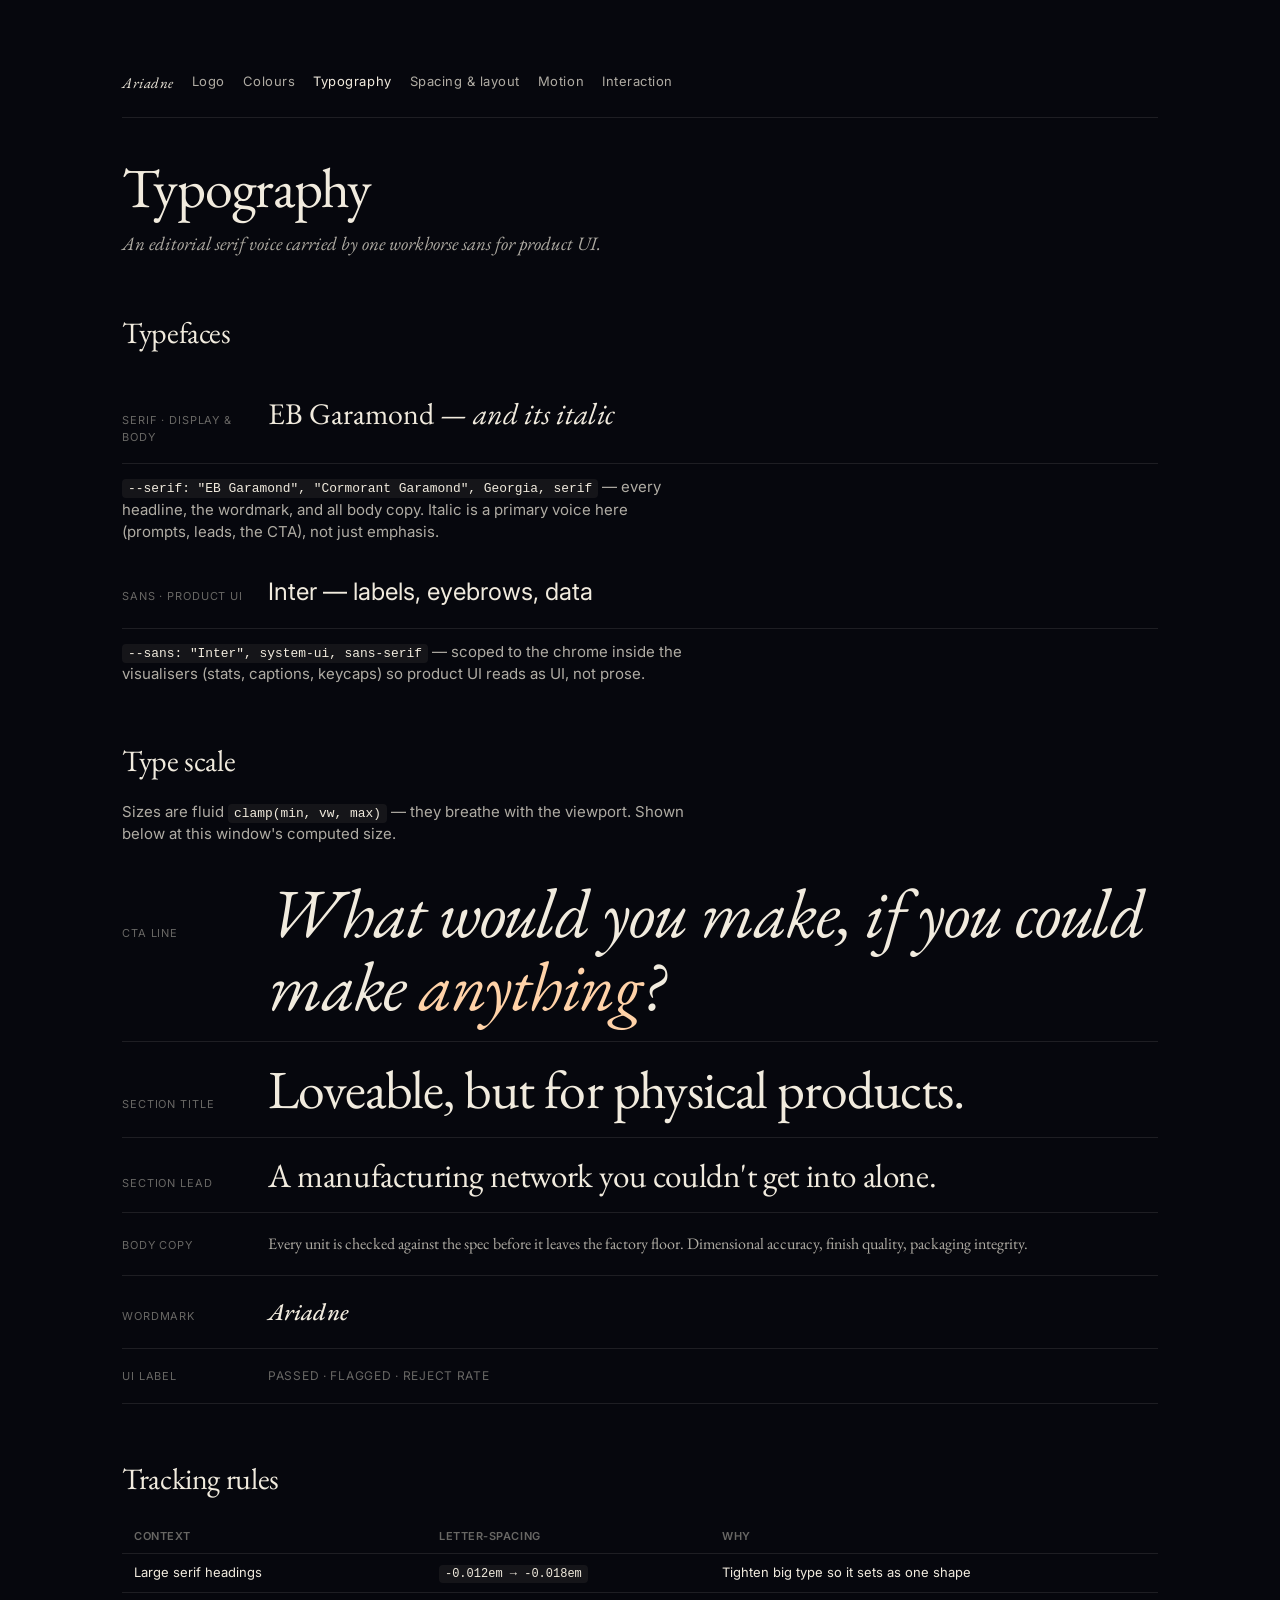
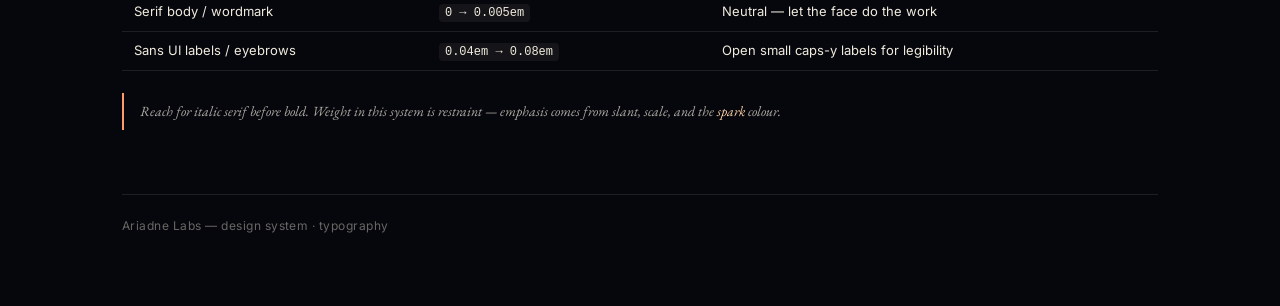
<file: design-system/typography.html>
<!doctype html>
<html lang="en">
<head>
<meta charset="utf-8">
<meta name="viewport" content="width=device-width, initial-scale=1">
<title>Typography — Ariadne Design System</title>
<link rel="stylesheet" href="tokens.css">
<link rel="stylesheet" href="ds.css">
<style>
  .spec { display:flex; flex-wrap:wrap; align-items:baseline; gap:8px 16px; padding:18px 0; border-bottom:1px solid var(--rule); }
  .spec .sample { flex:1 1 320px; color:var(--ink-2); }
  .spec .tag { font-family:var(--sans); font-size:11px; letter-spacing:0.08em; text-transform:uppercase; color:var(--ink-2-low); flex:0 0 130px; }
  .spec code { font-size:12px; }
  .serif { font-family: var(--serif); }
  .sans  { font-family: var(--sans); }
</style>
</head>
<body>
  <nav class="ds-nav">
    <a class="ds-home" href="index.html">Ariadne</a>
    <a href="logo.html">Logo</a>
    <a href="colours.html">Colours</a>
    <a href="typography.html" aria-current>Typography</a>
    <a href="spacing.html">Spacing &amp; layout</a>
    <a href="motion.html">Motion</a>
    <a href="interaction.html">Interaction</a>
  </nav>

  <h1>Typography</h1>
  <p class="lede">An editorial serif voice carried by one workhorse sans for product UI.</p>

  <h2>Typefaces</h2>
  <div class="spec">
    <span class="tag">Serif · display &amp; body</span>
    <span class="sample serif" style="font-size:30px">EB Garamond <em style="font-style:italic">— and its italic</em></span>
  </div>
  <p><code>--serif: "EB Garamond", "Cormorant Garamond", Georgia, serif</code> — every headline, the wordmark, and all body copy. Italic is a primary voice here (prompts, leads, the CTA), not just emphasis.</p>
  <div class="spec">
    <span class="tag">Sans · product UI</span>
    <span class="sample sans" style="font-size:24px">Inter — labels, eyebrows, data</span>
  </div>
  <p><code>--sans: "Inter", system-ui, sans-serif</code> — scoped to the chrome inside the visualisers (stats, captions, keycaps) so product UI reads as UI, not prose.</p>

  <h2>Type scale</h2>
  <p>Sizes are fluid <code>clamp(min, vw, max)</code> — they breathe with the viewport. Shown below at this window's computed size.</p>

  <div class="spec">
    <span class="tag">CTA line</span>
    <span class="sample serif" style="font-style:italic;font-size:clamp(40px,5.4vw,76px);line-height:1.06;letter-spacing:-0.018em">What would you make, if you could make <span style="color:var(--spark)">anything</span>?</span>
  </div>
  <div class="spec">
    <span class="tag">Section title</span>
    <span class="sample serif" style="font-size:clamp(34px,4.2vw,56px);line-height:1.1;letter-spacing:-0.018em">Loveable, but for physical products.</span>
  </div>
  <div class="spec">
    <span class="tag">Section lead</span>
    <span class="sample serif" style="font-size:clamp(26px,2.6vw,38px);line-height:1.15;letter-spacing:-0.012em">A manufacturing network you couldn't get into alone.</span>
  </div>
  <div class="spec">
    <span class="tag">Body copy</span>
    <span class="sample serif" style="font-size:clamp(16px,1.15vw,18px);line-height:1.6;color:var(--ink-2-mid)">Every unit is checked against the spec before it leaves the factory floor. Dimensional accuracy, finish quality, packaging integrity.</span>
  </div>
  <div class="spec">
    <span class="tag">Wordmark</span>
    <span class="sample serif" style="font-style:italic;font-weight:500;font-size:24px;letter-spacing:0.005em">Ariadne</span>
  </div>
  <div class="spec">
    <span class="tag">UI label</span>
    <span class="sample sans" style="font-size:12px;letter-spacing:0.06em;text-transform:uppercase;color:var(--ink-2-low)">passed · flagged · reject rate</span>
  </div>

  <h2>Tracking rules</h2>
  <table>
    <tr><th>Context</th><th>Letter-spacing</th><th>Why</th></tr>
    <tr><td>Large serif headings</td><td><code>-0.012em → -0.018em</code></td><td>Tighten big type so it sets as one shape</td></tr>
    <tr><td>Serif body / wordmark</td><td><code>0 → 0.005em</code></td><td>Neutral — let the face do the work</td></tr>
    <tr><td>Sans UI labels / eyebrows</td><td><code>0.04em → 0.08em</code></td><td>Open small caps-y labels for legibility</td></tr>
  </table>

  <div class="note">Reach for italic serif before bold. Weight in this system is restraint — emphasis comes from <em>slant</em>, scale, and the <span style="color:var(--spark)">spark</span> colour.</div>

  <footer>Ariadne Labs — design system · typography</footer>
</body>
</html>
</file>
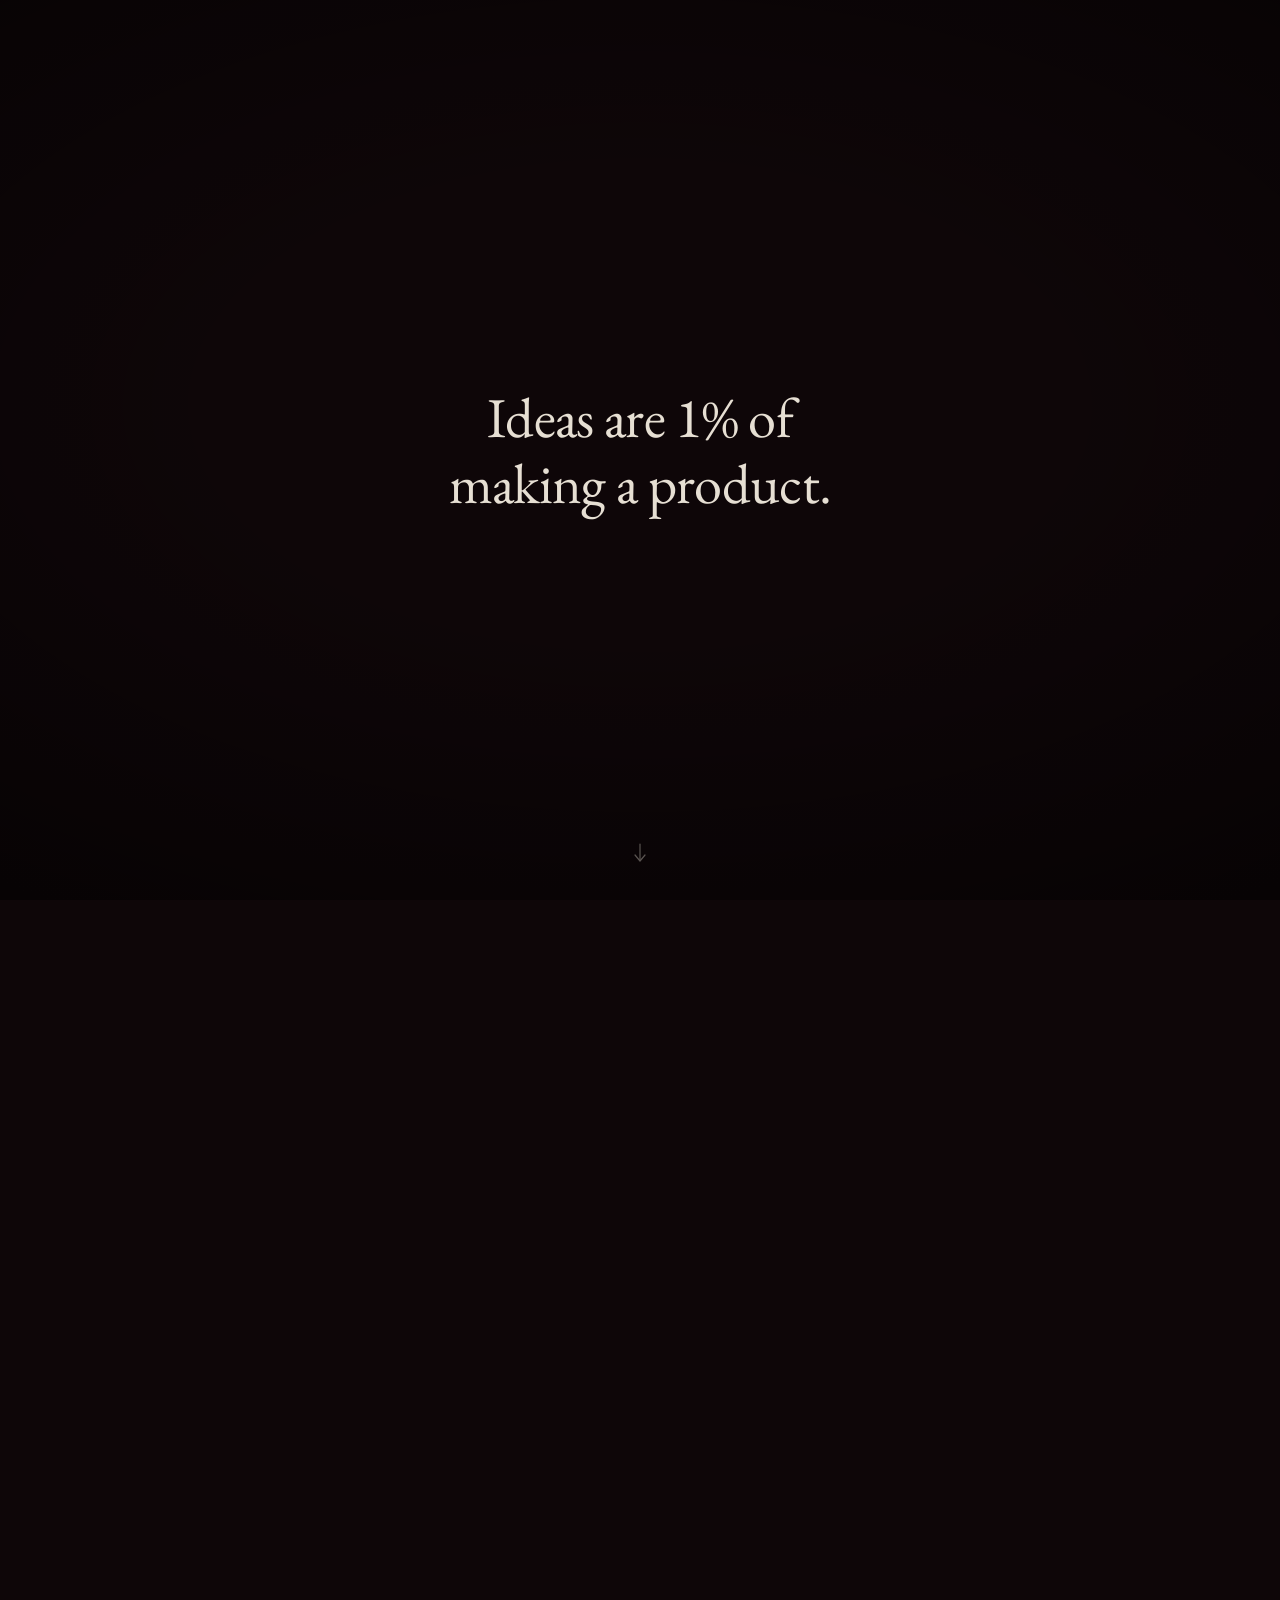
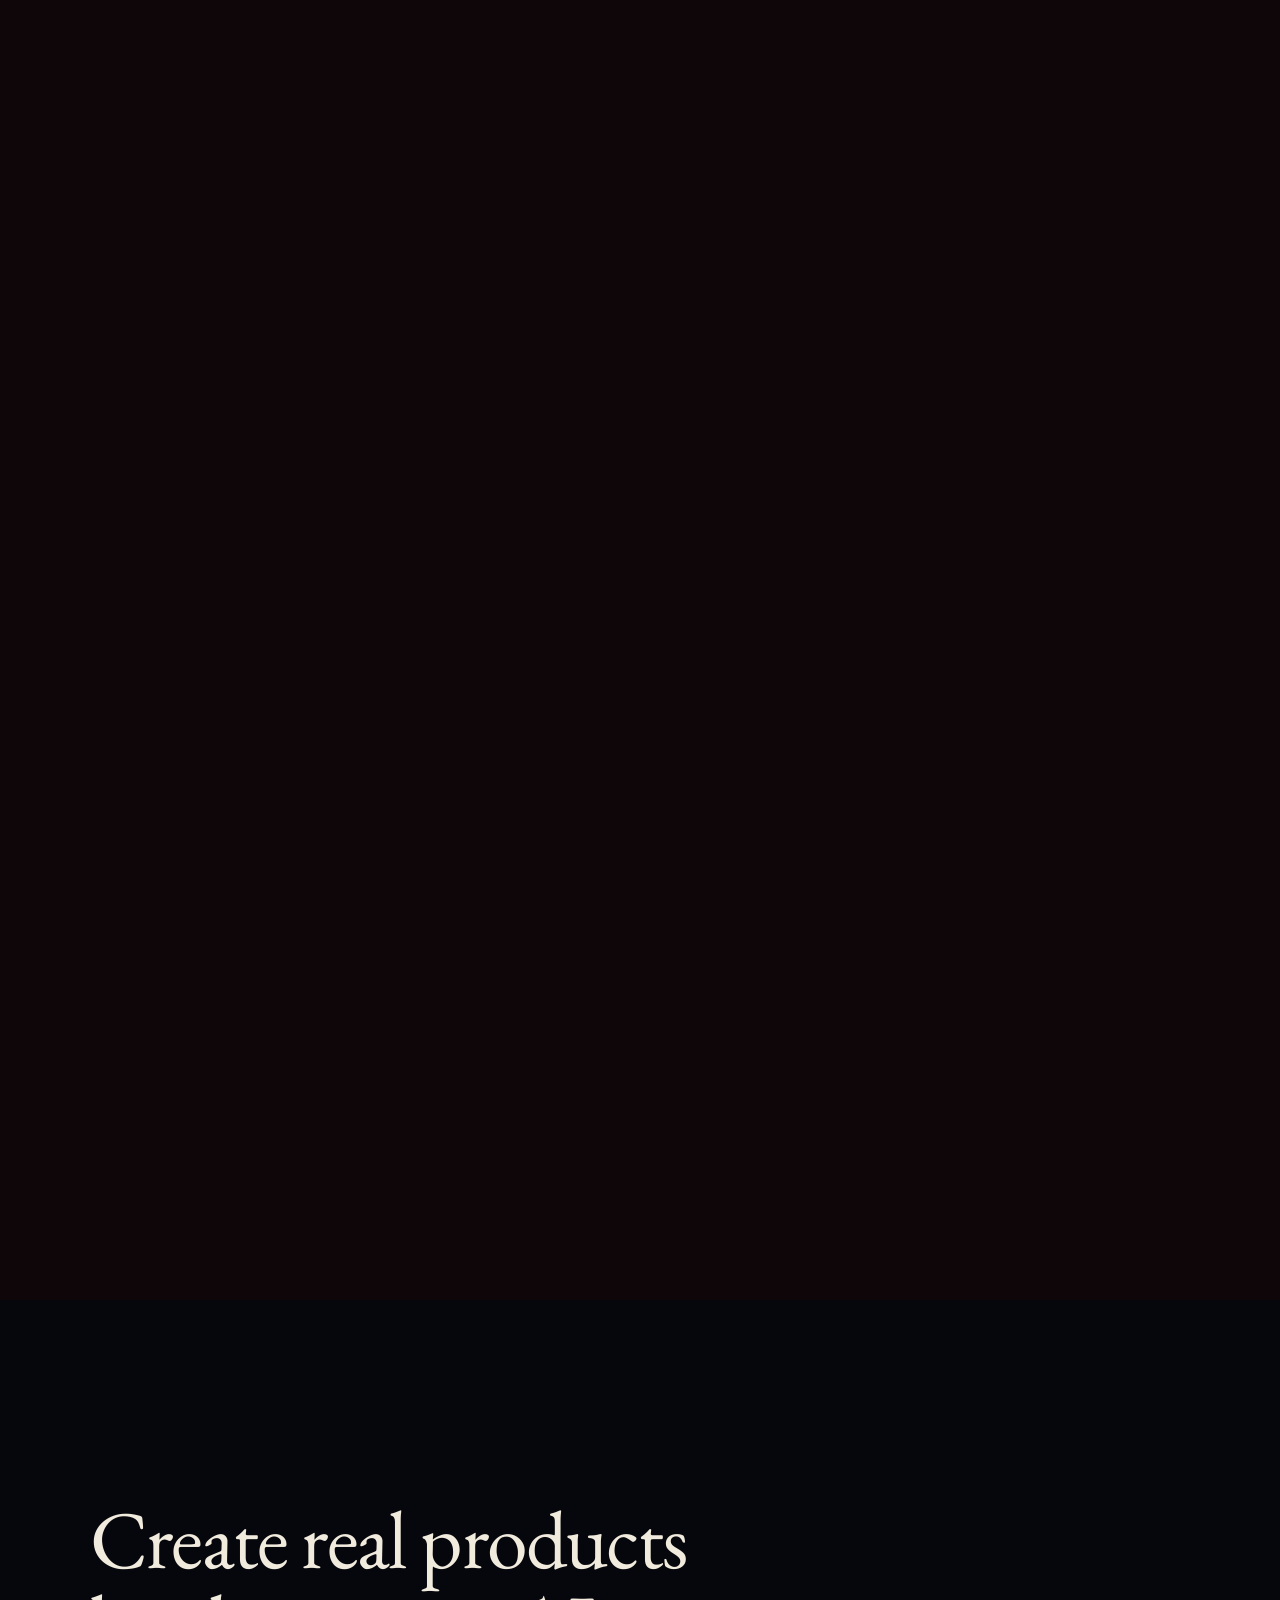
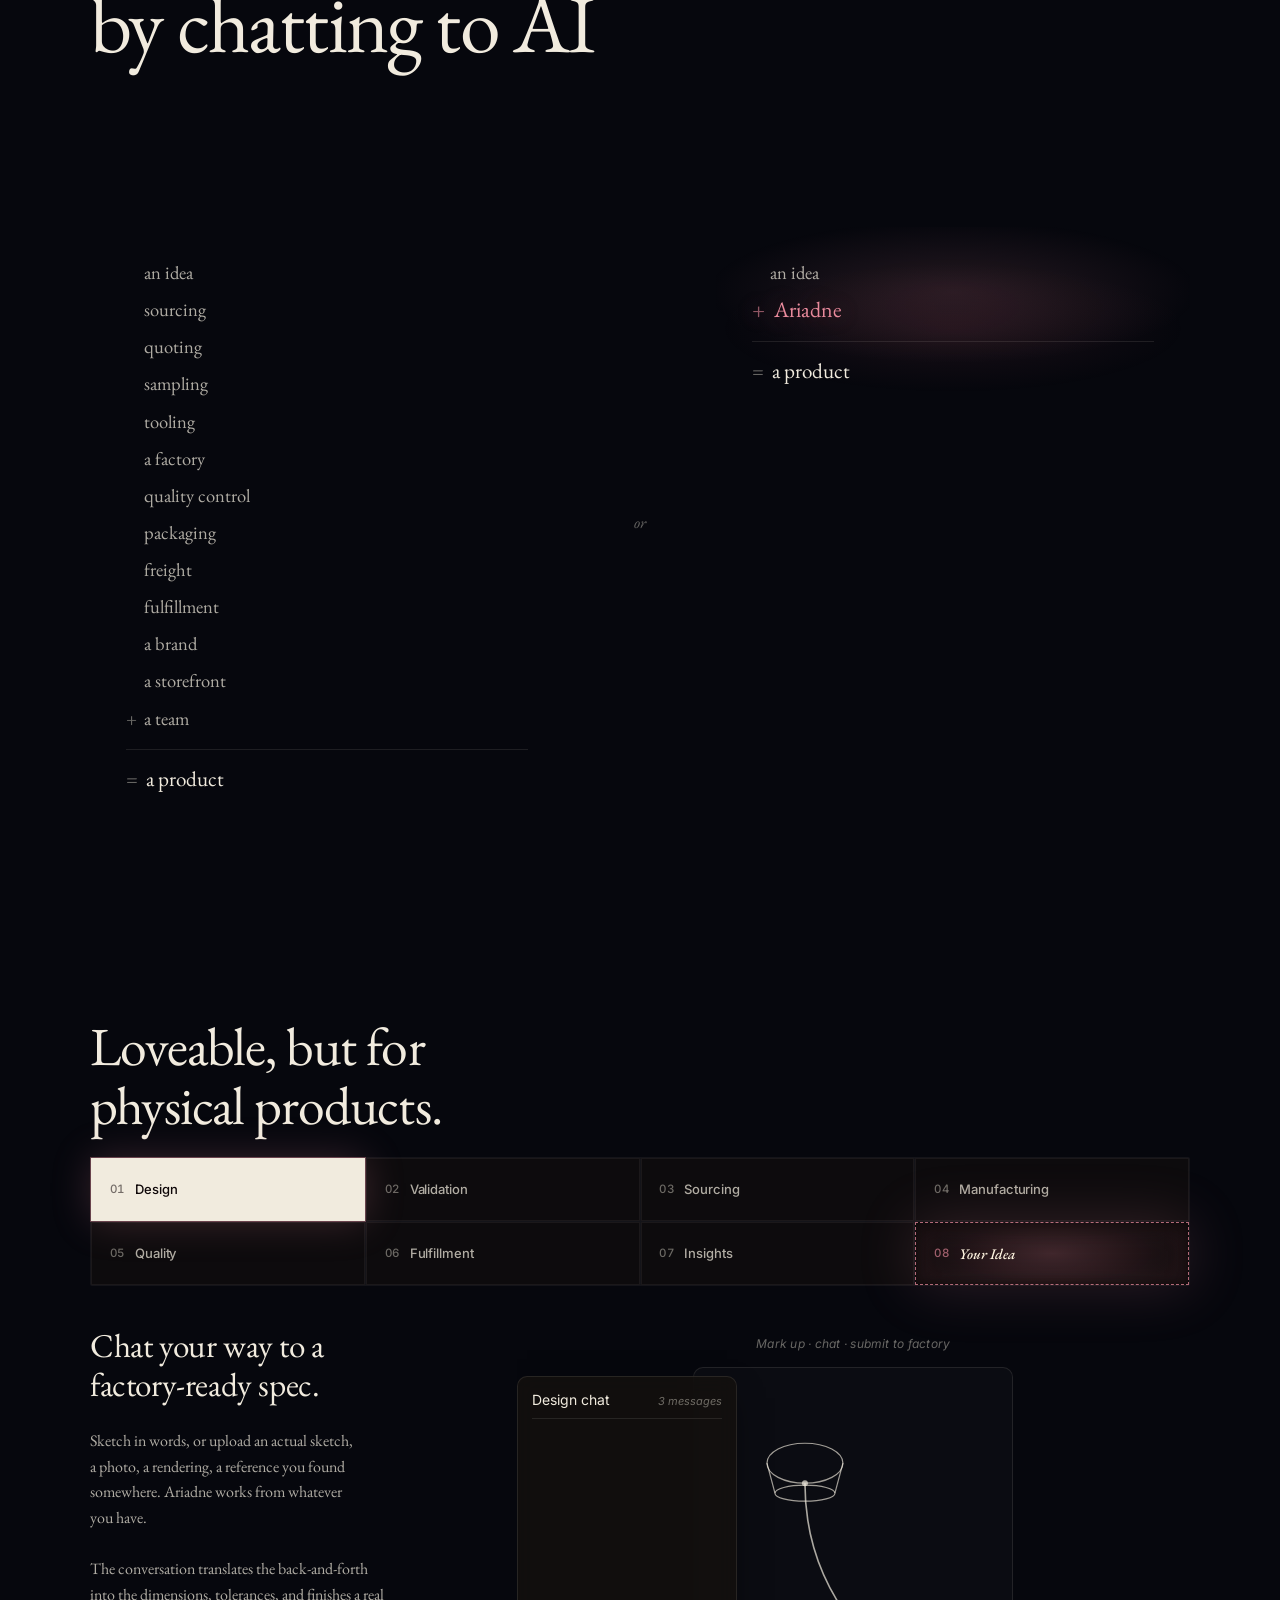
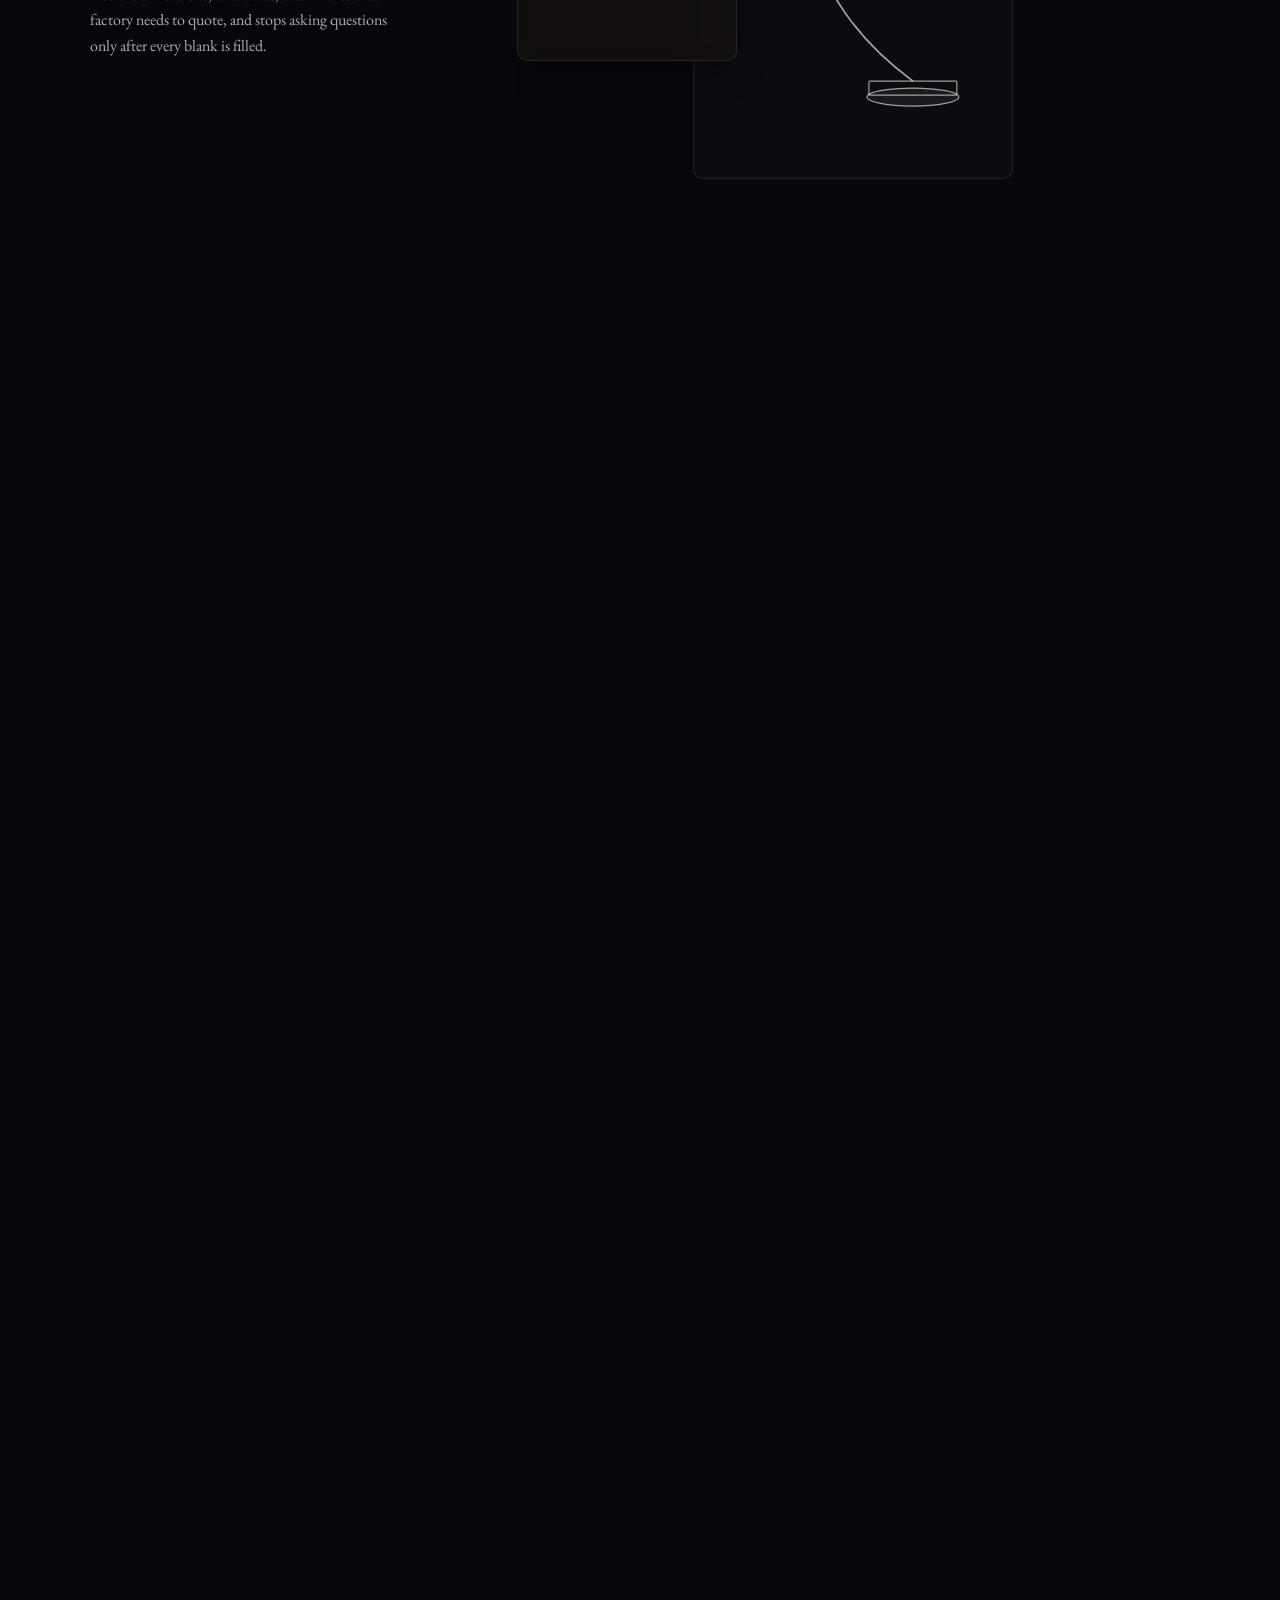
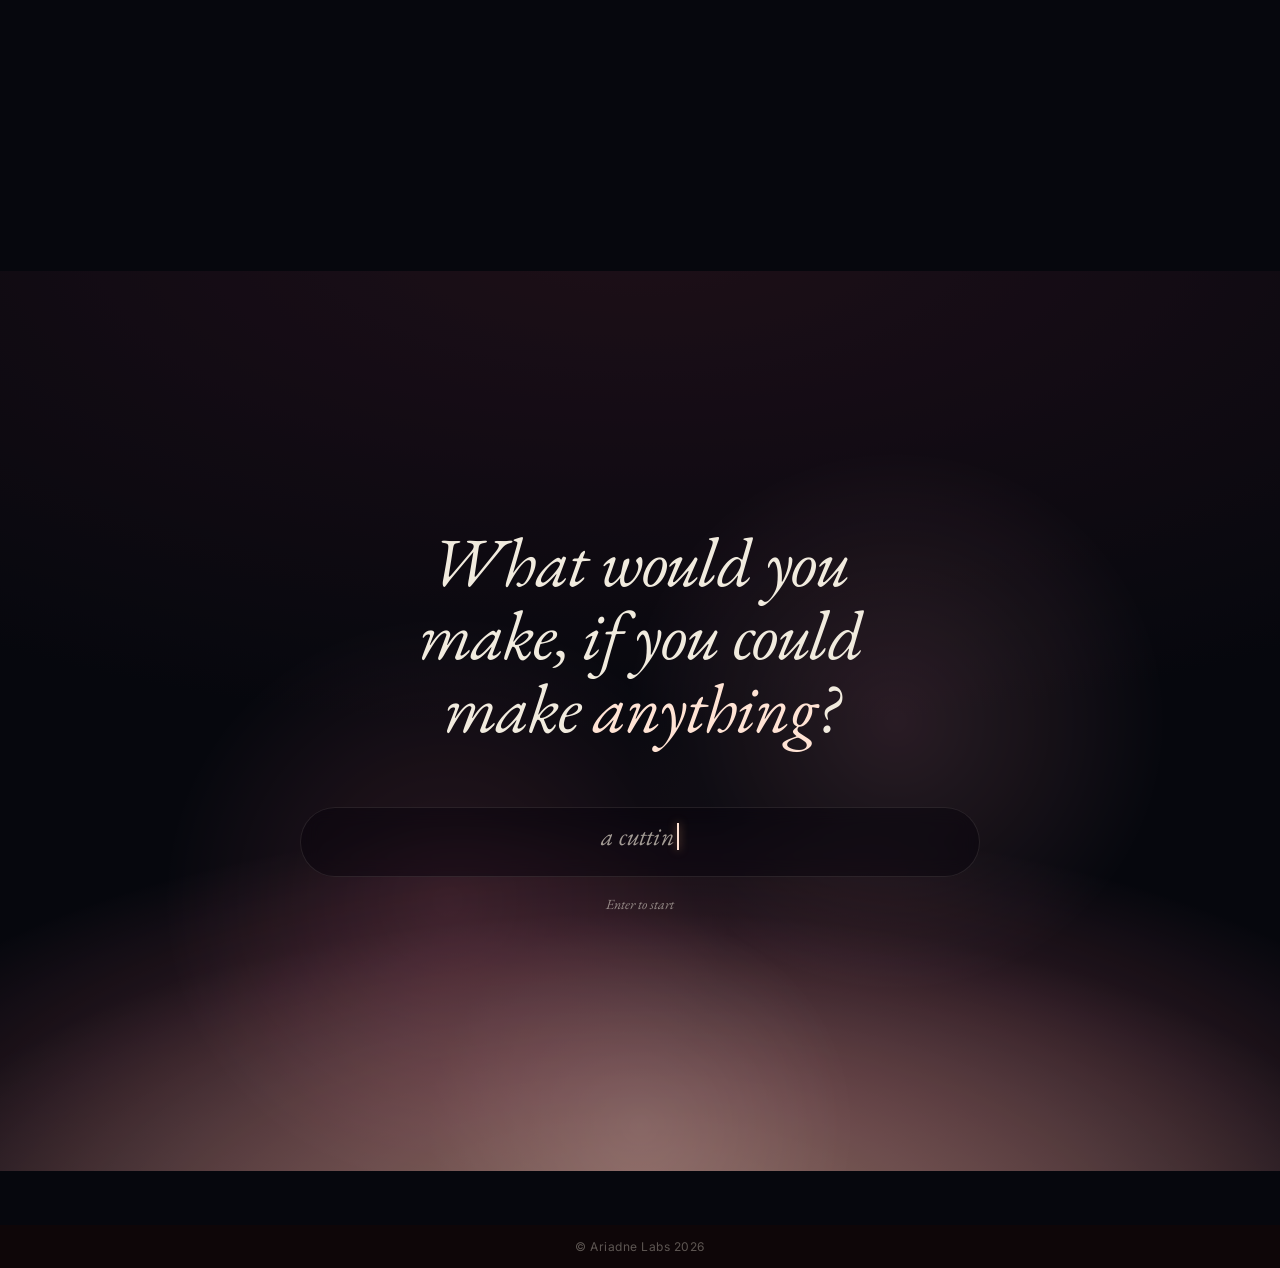
<file: project/The Thread v4.html>
<!doctype html>
<html lang="en">
<head>
<meta charset="utf-8" />
<meta name="viewport" content="width=device-width,initial-scale=1" />
<title>The thread — v3</title>
<link rel="preconnect" href="https://fonts.googleapis.com" />
<link rel="preconnect" href="https://fonts.gstatic.com" crossorigin />
<link href="https://fonts.googleapis.com/css2?family=EB+Garamond:ital,wght@0,400;0,500;1,400&family=Inter:wght@400;500&display=swap" rel="stylesheet" />
<style>
  :root {
    --serif: "EB Garamond", "Cormorant Garamond", Georgia, serif;
    --sans:  "Inter", system-ui, sans-serif;
    --ease:  cubic-bezier(0.22, 1, 0.36, 1);

    --ink:        #06070d;
    --ink-soft:   #f1ebde;

    --warm-bot:   #ff9450;
    --warm-mid:   #d24a8a;
    --warm-top:   #1c1d3a;
    --spark:      #ffd2a8;
    --accent:     #ff9d6a;
    --accent-soft: rgba(255,157,106,0.55);
  }

  body[data-palette="aurora"] {
    --ink:        #06070d;
    --warm-bot:   #ff9450;
    --warm-mid:   #d24a8a;
    --warm-top:   #1c1d3a;
    --spark:      #ffd2a8;
    --accent:     #ff9d6a;
    --accent-soft: rgba(255,157,106,0.55);
  }
  body[data-palette="ember"] {
    --ink:        #0a0907;
    --warm-bot:   #f0b35a;
    --warm-mid:   #c98032;
    --warm-top:   #1a1208;
    --spark:      #ffd687;
    --accent:     #e3a85e;
    --accent-soft: rgba(227,168,94,0.55);
  }
  body[data-palette="dawn"] {
    --ink:        #08060e;
    --warm-bot:   #ffb05a;
    --warm-mid:   #d96a52;
    --warm-top:   #2a1430;
    --spark:      #ffd6a0;
    --accent:     #ff9a6c;
    --accent-soft: rgba(255,154,108,0.55);
  }
  /* deep indigo → violet → soft lilac */
  body[data-palette="twilight"] {
    --ink:        #07071a;
    --warm-bot:   #b09ce6;
    --warm-mid:   #6a4ec7;
    --warm-top:   #14133a;
    --spark:      #e3d6ff;
    --accent:     #a78bff;
    --accent-soft: rgba(167,139,255,0.55);
  }
  /* patinated copper — deep forest → teal → jade */
  body[data-palette="verdigris"] {
    --ink:        #050d0c;
    --warm-bot:   #6cc2a3;
    --warm-mid:   #3c8a7b;
    --warm-top:   #0c1f1c;
    --spark:      #c6f0dc;
    --accent:     #7ad2b0;
    --accent-soft: rgba(122,210,176,0.55);
  }
  /* burgundy → dusty rose → champagne */
  body[data-palette="rose"] {
    --ink:        #0e0608;
    --warm-bot:   #f4cba8;
    --warm-mid:   #c7596f;
    --warm-top:   #2a0e15;
    --spark:      #ffe3d4;
    --accent:     #e98a9c;
    --accent-soft: rgba(233,138,156,0.55);
  }
  /* midnight → cyan → ice */
  body[data-palette="ocean"] {
    --ink:        #04070f;
    --warm-bot:   #79d7e6;
    --warm-mid:   #2a8ec4;
    --warm-top:   #0a1730;
    --spark:      #d3f1ff;
    --accent:     #6cc7e3;
    --accent-soft: rgba(108,199,227,0.55);
  }

  * { box-sizing: border-box; margin: 0; padding: 0; }
  html { scroll-behavior: auto; }
  html, body {
    background: var(--ink);
    color: var(--ink-soft);
    font-family: var(--serif);
    -webkit-font-smoothing: antialiased;
    text-rendering: optimizeLegibility;
    overscroll-behavior-y: none;
  }
  ::selection { background: var(--accent); color: #160a02; }

  /* ───────────────────── film ───────────────────── */

  .film {
    position: relative;
    /* 2 text beats + activation hold. N=4 units × 100vh + 100vh stage = 500vh. */
    height: 500vh;
  }

  .stage {
    position: sticky;
    top: 0;
    height: 100vh;
    width: 100%;
    overflow: hidden;
    display: grid;
    place-items: center;
    background: var(--ink);
    transition: background 1600ms var(--ease);
  }

  .vignette {
    position: absolute;
    inset: 0;
    pointer-events: none;
    background:
      radial-gradient(ellipse 90% 70% at 50% 45%, transparent 0%, rgba(0,0,0,0.0) 35%, rgba(0,0,0,0.55) 100%);
    opacity: 1;
    transition: opacity 1400ms var(--ease);
  }
  .stage.activated .vignette { opacity: 0; }

  .bloom {
    position: absolute;
    inset: 0;
    pointer-events: none;
    opacity: 0;
    transform: translateY(8%) scale(0.95);
    transition:
      opacity 1500ms var(--ease),
      transform 1800ms var(--ease);
    background:
      /* Bright core directly behind the text — v2 lighting */
      radial-gradient(circle at 50% 55%, var(--spark) 0%, rgba(255,200,140,0) 26%),
      /* warm floor — the glow rises from below the text */
      radial-gradient(ellipse 120% 85% at 50% 110%, var(--warm-bot) 0%, rgba(0,0,0,0) 55%),
      /* magenta band rising up through the text */
      radial-gradient(ellipse 110% 70% at 50% 78%, var(--warm-mid) 0%, rgba(0,0,0,0) 60%),
      /* deep top — keeps upper area cinematic */
      radial-gradient(ellipse 130% 80% at 50% 0%, var(--warm-top) 0%, rgba(0,0,0,0) 70%);
    mix-blend-mode: screen;
  }
  .stage.activated .bloom { opacity: 1; transform: none; }

  .spark {
    position: absolute;
    left: 50%;
    top: 50%;
    width: 1200px;
    height: 1200px;
    margin: -600px 0 0 -600px;
    background: radial-gradient(circle, var(--spark) 0%, rgba(255,210,160,0) 55%);
    opacity: 0;
    transform: scale(0.4);
    pointer-events: none;
    mix-blend-mode: screen;
    transition:
      opacity 900ms var(--ease),
      transform 1600ms var(--ease);
  }
  .stage.activated .spark {
    opacity: 0.85;
    transform: scale(1);
  }

  /* Stacked text beats */
  .beat {
    position: absolute;
    inset: 0;
    display: grid;
    place-items: center;
    padding: 0 6vw;
    opacity: 0;
    will-change: opacity;
    pointer-events: none;
    z-index: 2;
  }

  .line {
    max-width: 22ch;
    text-align: center;
    font-weight: 400;
    font-size: clamp(30px, 4.4vw, 60px);
    line-height: 1.18;
    letter-spacing: -0.012em;
    color: rgba(244,237,224,0.94);
    text-wrap: balance;
  }

  /* Beat 1: "Ideas are 1% of making a product." rendered with 1% large */
  .stat {
    text-align: center;
    display: grid;
    place-items: center;
    gap: 18px;
  }
  .stat .pre {
    font-size: clamp(20px, 2.1vw, 30px);
    color: rgba(244,237,224,0.76);
    letter-spacing: -0.005em;
  }
  .stat .n {
    font-family: var(--serif);
    font-weight: 400;
    font-size: clamp(140px, 24vw, 340px);
    line-height: 0.82;
    letter-spacing: -0.05em;
    color: rgba(244,237,224,0.96);
    font-feature-settings: "lnum";
    margin: -8px 0;
  }
  .stat .n .pct {
    font-size: 0.45em;
    vertical-align: 0.55em;
    margin-left: -0.05em;
    color: rgba(244,237,224,0.7);
  }
  .stat .of {
    font-size: clamp(20px, 2.1vw, 30px);
    color: rgba(244,237,224,0.78);
    letter-spacing: -0.005em;
  }

  /* ── Activation layer (prompt + textarea, sits over everything) ── */

  .activation {
    position: absolute;
    inset: 0;
    display: flex;
    flex-direction: column;
    align-items: center;
    justify-content: center;
    z-index: 3;
    opacity: 0;
    transform: translateY(12px);
    pointer-events: none;
    transition:
      opacity 1200ms 200ms var(--ease),
      transform 1400ms 200ms var(--ease);
  }
  .stage.activated .activation {
    opacity: 1;
    transform: none;
    pointer-events: auto;
  }

  .activation-stack {
    display: flex;
    flex-direction: column;
    align-items: center;
    gap: clamp(28px, 4vh, 44px);
    width: min(720px, 92vw);
    position: relative;
    /* no horizontal padding here — it conflicts with the child width
       and pushes content off-center on wide viewports */
  }
  /* (Scrim removed — the thin textbox below handles legibility against the bloom) */

  .prompt {
    text-align: center;
    font-family: var(--serif);
    font-style: italic;
    font-weight: 400;
    font-size: clamp(36px, 5vw, 68px);
    line-height: 1.12;
    letter-spacing: -0.015em;
    color: #fff5e1;
    text-shadow:
      0 0 18px rgba(255,200,140,0.35),
      0 0 42px rgba(255,170,110,0.22);
    text-wrap: balance;
  }

  /* Hint under the activation typewriter — mirrors bottom CTA */
  .activation-submit {
    font-family: var(--serif);
    font-style: italic;
    font-size: 14px;
    color: rgba(8,4,12,0.75);
    margin-top: -16px;
    letter-spacing: 0.01em;
  }

  /* ── Typewriter (no boxes — bare text with a blinking caret) ── */

  .typewriter {
    position: relative;
    width: 100%;
    min-height: 1.5em;
    /* Thin textbox — anchors the typewriter against the bloom */
    background: rgba(8,4,12,0.45);
    border: 1px solid rgba(241,235,222,0.10);
    border-radius: 999px;
    padding: 12px 22px;
    backdrop-filter: blur(10px) saturate(1.05);
    -webkit-backdrop-filter: blur(10px) saturate(1.05);
    transition: border-color 320ms var(--ease), background 320ms var(--ease);
  }
  .typewriter:focus-within {
    border-color: color-mix(in srgb, var(--spark) 35%, transparent);
    background: rgba(8,4,12,0.55);
  }
  .typewriter-input,
  .typewriter-display {
    font-family: var(--serif);
    font-style: italic;
    font-weight: 400;
    font-size: clamp(22px, 2.1vw, 30px);
    line-height: 1.45;
    letter-spacing: -0.005em;
    text-align: center;
    color: #fff7e6;
  }
  .typewriter-input {
    position: relative;
    z-index: 2;
    width: 100%;
    background: transparent;
    border: none;
    outline: none;
    padding: 0;
    margin: 0;
    caret-color: var(--accent);
    /* Keep visual height stable */
    height: 1.5em;
  }
  .typewriter-input::placeholder { color: rgba(255,247,230,0.35); }
  .typewriter-display {
    position: absolute;
    inset: 0;
    display: flex;
    align-items: center;
    justify-content: center;
    pointer-events: none;
    color: rgba(255,247,230,0.65);
    transition: opacity 320ms var(--ease);
  }
  .typewriter-display.gone {
    opacity: 0;
  }
  .typewriter-caret {
    display: inline-block;
    width: 2px;
    height: 1.05em;
    background: var(--accent);
    margin-left: 3px;
    vertical-align: -0.18em;
    animation: tw-blink 1s steps(2, start) infinite;
    box-shadow: 0 0 8px rgba(255,180,120,0.6);
  }
  @keyframes tw-blink {
    0%, 49.9%   { opacity: 1; }
    50%, 100%   { opacity: 0; }
  }

  /* Brand mark — sits top-left of the stage, fades in slightly after the bloom */
  .brand {
    position: absolute;
    top: clamp(24px, 3.4vh, 42px);
    left: clamp(28px, 3.8vw, 50px);
    display: flex;
    align-items: center;
    gap: 12px;
    z-index: 5;
    opacity: 0;
    transform: translateY(-6px);
    pointer-events: none;
    /* Hold off until the bloom is well underway, then ease in */
    transition:
      opacity 1100ms 1100ms var(--ease),
      transform 1300ms 1100ms var(--ease);
  }
  .stage.activated .brand {
    opacity: 1;
    transform: none;
  }
  .brand-mark {
    width: 30px;
    height: 30px;
    color: #fff5e1;
    filter:
      drop-shadow(0 0 10px color-mix(in srgb, var(--spark) 45%, transparent))
      drop-shadow(0 0 28px color-mix(in srgb, var(--accent) 25%, transparent));
    /* The mark draws itself in just after the wordmark begins to appear */
    opacity: 0;
    transform: rotate(-8deg) scale(0.92);
    transition:
      opacity 900ms 1300ms var(--ease),
      transform 1200ms 1300ms var(--ease);
  }
  .stage.activated .brand-mark {
    opacity: 1;
    transform: none;
  }
  .brand-mark svg { width: 100%; height: 100%; display: block; }
  .brand-mark .lab-path {
    stroke-dasharray: 100 100;
    stroke-dashoffset: 100;
    transition: stroke-dashoffset 1500ms var(--ease);
  }
  .brand-mark .lab-path:nth-of-type(1) { transition-delay: 1350ms; }
  .brand-mark .lab-path:nth-of-type(2) { transition-delay: 1650ms; }
  .brand-mark .lab-path:nth-of-type(3) { transition-delay: 1950ms; }
  .stage.activated .brand-mark .lab-path { stroke-dashoffset: 0; }
  .brand-mark .lab-dot {
    opacity: 0;
    transition: opacity 500ms 3000ms var(--ease);
  }
  .stage.activated .brand-mark .lab-dot { opacity: 1; }

  .brand-name {
    font-family: var(--serif);
    font-style: italic;
    font-weight: 500;
    font-size: 24px;
    letter-spacing: 0.005em;
    color: #fff7e6;
    text-shadow:
      0 0 18px rgba(255,200,140,0.30),
      0 0 36px rgba(255,170,110,0.18);
    /* Letter-by-letter reveal via gradient mask */
    opacity: 0;
    transform: translateX(-6px);
    transition:
      opacity 900ms 1200ms var(--ease),
      transform 1100ms 1200ms var(--ease);
  }
  .stage.activated .brand-name {
    opacity: 1;
    transform: none;
  }

  /* Scroll hint */
  .hint {
    position: fixed;
    bottom: 36px;
    left: 50%;
    transform: translateX(-50%);
    width: 14px;
    height: 22px;
    opacity: 0;
    transition: opacity 700ms var(--ease);
    pointer-events: none;
    z-index: 4;
  }
  .hint.show { opacity: 0.35; animation: drift 2.6s ease-in-out infinite; }
  .hint svg { display: block; }
  @keyframes drift {
    0%, 100% { transform: translateX(-50%) translateY(0); }
    50%      { transform: translateX(-50%) translateY(5px); }
  }

  /* Tweaks panel */
  .tweaks {
    position: fixed;
    right: 20px;
    bottom: 20px;
    z-index: 50;
    background: rgba(18,16,22,0.78);
    backdrop-filter: blur(20px) saturate(1.2);
    -webkit-backdrop-filter: blur(20px) saturate(1.2);
    border: 1px solid rgba(255,255,255,0.08);
    border-radius: 14px;
    padding: 16px 18px;
    min-width: 260px;
    box-shadow: 0 10px 40px rgba(0,0,0,0.5);
    font-family: var(--sans);
    color: rgba(244,237,224,0.92);
    display: none;
  }
  .tweaks.open { display: block; }
  .tweaks-head {
    display: flex;
    align-items: center;
    justify-content: space-between;
    font-size: 12px;
    letter-spacing: 0.08em;
    text-transform: uppercase;
    color: rgba(244,237,224,0.55);
    margin-bottom: 14px;
  }
  .tweaks-head button {
    background: none;
    border: none;
    color: rgba(244,237,224,0.55);
    cursor: pointer;
    font-size: 16px;
    line-height: 1;
    padding: 2px 4px;
  }
  .tweaks-head button:hover { color: rgba(244,237,224,0.9); }
  .tweaks-row { margin-bottom: 14px; }
  .tweaks-row:last-child { margin-bottom: 0; }
  .tweaks-label {
    font-size: 11px;
    color: rgba(244,237,224,0.5);
    margin-bottom: 8px;
    letter-spacing: 0.04em;
  }
  .tweaks-options { display: grid; grid-template-columns: repeat(2, 1fr); gap: 6px; }
  .tweaks-options button {
    background: rgba(255,255,255,0.04);
    border: 1px solid rgba(255,255,255,0.08);
    color: rgba(244,237,224,0.85);
    padding: 8px 10px;
    border-radius: 8px;
    font-family: var(--sans);
    font-size: 12px;
    cursor: pointer;
    transition: all 200ms var(--ease);
    position: relative;
    overflow: hidden;
  }
  .tweaks-options button:hover {
    background: rgba(255,255,255,0.08);
    border-color: rgba(255,255,255,0.18);
  }
  .tweaks-options button.active {
    background: rgba(255,255,255,0.12);
    border-color: rgba(255,255,255,0.35);
    color: #fff;
  }
  .tweaks-options button[data-palette] { padding-left: 26px; }
  .tweaks-options button[data-palette]::before {
    content: "";
    position: absolute;
    left: 8px;
    top: 50%;
    transform: translateY(-50%);
    width: 12px;
    height: 12px;
    border-radius: 50%;
    border: 1px solid rgba(255,255,255,0.2);
  }
  .tweaks-options button[data-palette="aurora"]::before {
    background: linear-gradient(135deg, #1c1d3a 0%, #d24a8a 55%, #ff9450 100%);
  }
  .tweaks-options button[data-palette="ember"]::before {
    background: linear-gradient(135deg, #0a0907 0%, #c98032 60%, #f0b35a 100%);
  }
  .tweaks-options button[data-palette="dawn"]::before {
    background: linear-gradient(135deg, #2a1430 0%, #d96a52 55%, #ffb05a 100%);
  }
  .tweaks-options button[data-palette="twilight"]::before {
    background: linear-gradient(135deg, #14133a 0%, #6a4ec7 55%, #b09ce6 100%);
  }
  .tweaks-options button[data-palette="verdigris"]::before {
    background: linear-gradient(135deg, #0c1f1c 0%, #3c8a7b 55%, #6cc2a3 100%);
  }
  .tweaks-options button[data-palette="rose"]::before {
    background: linear-gradient(135deg, #2a0e15 0%, #c7596f 55%, #f4cba8 100%);
  }
  .tweaks-options button[data-palette="ocean"]::before {
    background: linear-gradient(135deg, #0a1730 0%, #2a8ec4 55%, #79d7e6 100%);
  }

  /* ───────────────────── Part 2 — the sunlit room ───────────────────── */

  .product {
    /* Same warm dark as the CTA — Part 2 is one continuous nightfall. */
    background: #06070d;
    color: #f1ebde;
    padding: clamp(140px, 22vh, 240px) 6vw clamp(40px, 6vh, 80px);
    position: relative;
    z-index: 1;
    font-family: var(--serif);
    --ink-2:     #f1ebde;
    --ink-2-mid: rgba(241,235,222,0.72);
    --ink-2-low: rgba(241,235,222,0.42);
    --rule:      rgba(241,235,222,0.1);
    /* Drive the warm accent off the active palette so Part 2 stays in sync */
    --ochre:       var(--accent);
    --ochre-soft:  color-mix(in srgb, var(--accent) 12%, transparent);
  }
  .product-inner {
    max-width: 1100px;
    margin: 0 auto;
  }

  /* ── Opener: "Loveable, but for physical products." ───────────────── */

  .opener {
    font-family: var(--serif);
    font-weight: 400;
    font-size: clamp(48px, 6.4vw, 92px);
    line-height: 1.02;
    letter-spacing: -0.022em;
    color: var(--ink-2);
    max-width: 16ch;
    text-wrap: balance;
  }
  .opener .name { font-style: normal; color: var(--ochre); }
  .opener .num  {
    font-feature-settings: "lnum";
    /* Echo the giant "1" earlier without competing with it */
    color: var(--ink-2);
  }
  .opener-sub {
    margin-top: clamp(24px, 3.5vh, 36px);
    font-size: clamp(19px, 1.55vw, 23px);
    line-height: 1.55;
    color: var(--ink-2-mid);
    max-width: 46ch;
    text-wrap: pretty;
  }

  /* ───────────────────── The Ledger ───────────────────── */
  /* A long-addition tally: 13 line items + idea = a product on the left,
     idea + Ariadne = a product on the right. The empty space under the
     right column is the entire argument. */

  .ledger {
    margin-top: clamp(120px, 18vh, 200px);
    display: grid;
    grid-template-columns: 1fr auto 1fr;
    align-items: start;
    gap: clamp(32px, 5vw, 80px);
    font-family: var(--serif);
    position: relative;
  }

  .ledger-col {
    position: relative;
    padding: clamp(20px, 3vh, 36px) clamp(20px, 3vw, 36px);
    transition: opacity 400ms var(--ease);
  }

  /* Right column carries a soft aurora glow — the warmth of the answer */
  .ledger-col--ours::before {
    content: "";
    position: absolute;
    inset: 0;
    border-radius: 18px;
    background:
      radial-gradient(ellipse 80% 60% at 50% 35%,
        color-mix(in srgb, var(--accent) 14%, transparent) 0%,
        transparent 65%),
      radial-gradient(ellipse 70% 50% at 50% 55%,
        color-mix(in srgb, var(--warm-mid) 10%, transparent) 0%,
        transparent 70%);
    pointer-events: none;
    z-index: 0;
    opacity: 0;
    transition: opacity 700ms var(--ease);
  }
  .ledger.in .ledger-col--ours::before { opacity: 1; }

  .ledger-list {
    list-style: none;
    padding: 0;
    margin: 0;
    position: relative;
    z-index: 1;
  }
  .ledger-list li {
    display: grid;
    grid-template-columns: 1.4ch 1fr;
    gap: 0.6ch;
    align-items: baseline;
    font-size: clamp(18px, 1.45vw, 22px);
    line-height: 2;
    color: var(--ink-2-mid);
    opacity: 0;
    transform: translateY(8px);
    transition:
      opacity 500ms var(--ease),
      transform 600ms var(--ease),
      color 300ms var(--ease);
  }
  .ledger-list li::before {
    /* Reserve the gutter even on rows without a symbol so text stays aligned */
    content: "";
    color: var(--ink-2-low);
    font-variant-numeric: tabular-nums;
  }
  .ledger-list li.plus-row::before { content: "+"; }
  .ledger.in .ledger-list li { opacity: 1; transform: none; }

  .ledger-rule {
    margin: clamp(8px, 1.4vh, 14px) 0 clamp(10px, 1.6vh, 16px);
    height: 1px;
    background: var(--rule);
    transform-origin: left;
    transform: scaleX(0);
    transition: transform 700ms var(--ease);
    position: relative;
    z-index: 1;
  }
  .ledger.in .ledger-rule { transform: none; }

  .ledger-sum {
    display: grid;
    grid-template-columns: 1.4ch 1fr;
    gap: 0.6ch;
    font-size: clamp(20px, 1.65vw, 26px);
    color: var(--ink-2);
    opacity: 0;
    transition: opacity 600ms var(--ease);
    position: relative;
    z-index: 1;
  }
  .ledger-sum::before {
    content: "=";
    color: var(--ink-2-low);
  }
  .ledger.in .ledger-sum { opacity: 1; }

  /* The "or" pillar sits between the columns — quiet, italic, breathing */
  .ledger-or {
    align-self: center;
    font-family: var(--serif);
    font-style: italic;
    font-size: clamp(16px, 1.1vw, 18px);
    color: var(--ink-2-low);
    text-align: center;
    padding: 0 6px;
    opacity: 0;
    transition: opacity 700ms var(--ease);
    position: relative;
  }
  .ledger.in .ledger-or { opacity: 1; }

  /* The Ariadne line: brighter, slightly larger, with a warm halo */
  .ledger-list .ariadne-row {
    color: var(--ochre);
    font-size: clamp(22px, 1.7vw, 28px);
    line-height: 1.7;
    letter-spacing: -0.003em;
    text-shadow:
      0 0 24px color-mix(in srgb, var(--accent) 35%, transparent),
      0 0 56px color-mix(in srgb, var(--warm-mid) 22%, transparent);
  }
  .ledger-list .ariadne-row::before {
    color: color-mix(in srgb, var(--accent) 60%, transparent);
  }

  /* Hover interactions: focus the comparison */
  .ledger[data-focus="ours"]  .ledger-col--world .ledger-list li,
  .ledger[data-focus="ours"]  .ledger-col--world .ledger-sum {
    opacity: 0.32;
  }
  .ledger[data-focus="ours"]  .ledger-col--ours::before { opacity: 1.4; }
  .ledger[data-focus="ours"]  .ledger-list .ariadne-row {
    text-shadow:
      0 0 36px color-mix(in srgb, var(--accent) 55%, transparent),
      0 0 80px color-mix(in srgb, var(--warm-mid) 35%, transparent);
  }
  .ledger[data-focus="world"] .ledger-col--ours .ledger-list li,
  .ledger[data-focus="world"] .ledger-col--ours .ledger-sum {
    opacity: 0.45;
  }

  /* When the user clicks Ariadne, briefly pulse through the left items */
  .ledger-list li.pulse {
    color: var(--ink-2);
    text-shadow: 0 0 18px color-mix(in srgb, var(--accent) 50%, transparent);
  }

  /* ───────────────────── Interactive: the 99% ───────────────────── */

  /* Scroll-driven step container: ops is sticky, scroll buckets advance the step */
  .ops-scroll {
    position: relative;
    margin-top: clamp(140px, 22vh, 240px);
    /* 7 steps + a small lead-in + tail = 8 buckets of viewport height */
    height: calc(8 * 100vh);
  }
  .ops {
    position: sticky;
    top: clamp(20px, 3vh, 40px);
    /* Keep contents within the viewport so the viz reads as a single frame */
    height: calc(100vh - clamp(40px, 7vh, 80px));
    min-height: 560px;
    margin-top: 0;
    display: flex;
    flex-direction: column;
  }

  .ops-title {
    font-family: var(--serif);
    font-weight: 400;
    font-size: clamp(34px, 4.2vw, 56px);
    line-height: 1.1;
    letter-spacing: -0.018em;
    color: var(--ink-2);
    text-wrap: balance;
    max-width: 26ch;
  }

  /* The 99% — a clickable inline button styled as part of the headline */
  .ops-pct {
    /* Retained for backward compatibility; no longer used in the headline. */
    display: inline;
    background: none;
    border: none;
    padding: 0;
    margin: 0;
    color: inherit;
    font: inherit;
  }

  /* Body: tabs + screens */
  .ops-body {
    margin-top: clamp(16px, 2.5vh, 32px);
    flex: 1;
    display: flex;
    flex-direction: column;
    min-height: 0;
  }

  /* Puzzle nav: 2×4 grid of pieces, scroll-driven + clickable.
     Mirrors the Part-1 puzzle visual so the platform reads as one object
     that the user's idea will eventually complete. */
  .ops-puzzle {
    display: grid;
    grid-template-columns: repeat(4, 1fr);
    grid-template-rows: repeat(2, clamp(56px, 7vh, 92px));
    gap: 1px;
    background: color-mix(in srgb, var(--ink-2) 6%, transparent);
    padding: 1px;
    border-radius: 2px;
    margin: 0 0 clamp(16px, 2.5vh, 32px);
    width: 100%;
    position: relative;
  }
  .op-piece {
    appearance: none;
    -webkit-appearance: none;
    position: relative;
    background: rgba(8,6,4,0.55);
    border: 1px solid color-mix(in srgb, var(--ink-2) 6%, transparent);
    outline: none;
    display: flex;
    align-items: center;
    justify-content: flex-start;
    gap: 10px;
    padding: 0 clamp(14px, 1.4vw, 20px);
    text-align: left;
    font-family: var(--sans);
    font-weight: 500;
    font-size: clamp(13px, 1vw, 15px);
    line-height: 1;
    color: var(--ink-2-mid);
    cursor: pointer;
    border-radius: 0;
    transition:
      color 320ms var(--ease),
      background 320ms var(--ease),
      border-color 320ms var(--ease),
      box-shadow 320ms var(--ease),
      transform 320ms var(--ease);
  }
  /* Custom keyboard focus ring (avoid the browser-default blue rectangle
     that fights with the puzzle's warm palette). */
  .op-piece:focus-visible {
    box-shadow:
      0 0 0 1px var(--accent),
      0 0 0 4px color-mix(in srgb, var(--accent) 30%, transparent);
  }
  .op-piece-n {
    font-family: var(--sans);
    font-weight: 500;
    font-size: 11.5px;
    color: var(--ink-2-low);
    letter-spacing: 0.04em;
    font-variant-numeric: tabular-nums;
    transition: color 320ms var(--ease);
  }
  .op-piece-l { letter-spacing: -0.005em; }
  .op-piece:hover:not([aria-selected="true"]):not(.empty) {
    color: var(--ink-2);
    background: rgba(28,18,10,0.55);
    border-color: color-mix(in srgb, var(--accent) 28%, transparent);
  }
  .op-piece:hover:not([aria-selected="true"]):not(.empty) .op-piece-n {
    color: color-mix(in srgb, var(--accent) 75%, white 5%);
  }
  .op-piece[aria-selected="true"] {
    background: var(--ink-2);
    border-color: var(--ink-2);
    color: var(--ink);
    box-shadow:
      0 0 0 1px color-mix(in srgb, var(--accent) 35%, transparent),
      0 0 40px color-mix(in srgb, var(--accent) 22%, transparent);
    z-index: 2;
  }
  .op-piece[aria-selected="true"] .op-piece-n {
    color: color-mix(in srgb, var(--ink) 55%, transparent);
  }
  /* Secondary highlight: when a step has a companion piece (Manufacturing
     belongs to Sourcing), the companion warms but doesn't fully invert. */
  .op-piece[data-companion="true"] {
    background: rgba(28,18,10,0.55);
    border-color: color-mix(in srgb, var(--accent) 40%, transparent);
    color: color-mix(in srgb, var(--ink-2) 95%, var(--accent) 5%);
    box-shadow: inset 0 0 24px color-mix(in srgb, var(--accent) 8%, transparent);
  }
  .op-piece[data-companion="true"] .op-piece-n {
    color: color-mix(in srgb, var(--accent) 70%, transparent);
  }

  /* The "your idea" empty slot — the missing piece, glowing softly. */
  .op-piece.empty {
    background:
      radial-gradient(ellipse 75% 110% at 50% 50%,
        color-mix(in srgb, var(--accent) 24%, transparent) 0%,
        color-mix(in srgb, var(--accent) 8%, transparent) 50%,
        transparent 85%),
      rgba(6,4,2,0.68);
    /* Stronger dashed outline so the slot reads as "unfinished" at a glance —
       this is the missing piece. Paired with the recessed inset shadows. */
    border: 1.5px dashed color-mix(in srgb, var(--accent) 75%, transparent);
    cursor: default;
    /* Match the rest of the grid: left-aligned, same gap, same padding */
    justify-content: flex-start;
    color: #fff5e1;
    font-family: var(--sans);
    font-style: normal;
    font-size: clamp(13px, 1vw, 15px);
    letter-spacing: -0.005em;
    box-shadow:
      inset 0 6px 18px rgba(0,0,0,0.45),
      inset 0 -2px 10px rgba(0,0,0,0.32),
      inset 0 0 30px color-mix(in srgb, var(--accent) 14%, transparent),
      0 0 60px color-mix(in srgb, var(--accent) 18%, transparent);
    animation: opPulse 4200ms var(--ease) infinite;
  }
  .op-piece.empty .op-piece-n {
    /* Lean into the "blank slot" feel without breaking the numeric grid */
    color: color-mix(in srgb, var(--accent) 65%, transparent);
    font-variant-numeric: tabular-nums;
  }
  .op-piece.empty .op-piece-l {
    font-family: var(--serif);
    font-style: italic;
    font-size: clamp(14px, 1.15vw, 17px);
    color: #fff5e1;
    letter-spacing: 0;
    white-space: nowrap;
  }

  @keyframes opPulse {
    0%, 100% {
      box-shadow:
        inset 0 6px 18px rgba(0,0,0,0.45),
        inset 0 -2px 10px rgba(0,0,0,0.32),
        inset 0 0 30px color-mix(in srgb, var(--accent) 14%, transparent),
        0 0 50px color-mix(in srgb, var(--accent) 16%, transparent);
    }
    50% {
      box-shadow:
        inset 0 6px 18px rgba(0,0,0,0.45),
        inset 0 -2px 10px rgba(0,0,0,0.32),
        inset 0 0 40px color-mix(in srgb, var(--accent) 22%, transparent),
        0 0 80px color-mix(in srgb, var(--accent) 28%, transparent);
    }
  }

  @media (max-width: 720px) {
    .ops-puzzle {
      grid-template-columns: repeat(2, 1fr);
      grid-template-rows: repeat(4, clamp(64px, 9vh, 88px));
    }
  }

  /* Vizes: use sans inside the screens so the cards/labels feel like product UI,
     not editorial print. The body copy beside them stays serif. */
  .ops-viz,
  .ops-viz *:not(.ops-pct):not(.ops-pct *) {
    font-family: var(--sans);
  }
  .ops-viz i { font-style: normal; }   /* dial back italic accents in sans context */

  .ops-screens {
    position: relative;
    margin-top: clamp(8px, 1.5vh, 20px);
    flex: 1;
    min-height: 0;
  }
  .ops-screen {
    display: grid;
    grid-template-columns: minmax(280px, 0.7fr) minmax(0, 1.3fr);
    gap: clamp(40px, 5vw, 80px);
    align-items: stretch;
    opacity: 0;
    transform: translateY(8px);
    transition: opacity 500ms var(--ease), transform 600ms var(--ease);
    pointer-events: none;
    position: absolute;
    inset: 0;
    height: 100%;
  }
  .ops[data-active="validation"]     .ops-screen[data-screen="validation"],
  .ops[data-active="design"]         .ops-screen[data-screen="design"],
  .ops[data-active="sourcing"]       .ops-screen[data-screen="sourcing"],
  .ops[data-active="manufacturing"]  .ops-screen[data-screen="manufacturing"],
  .ops[data-active="quality"]        .ops-screen[data-screen="quality"],
  .ops[data-active="fulfillment"]    .ops-screen[data-screen="fulfillment"],
  .ops[data-active="insights"]       .ops-screen[data-screen="insights"] {
    opacity: 1;
    transform: none;
    pointer-events: auto;
    /* keep absolute positioning so all screens share the stage height */
  }

  .ops-copy {
    padding-top: 4px;
    display: flex;
    flex-direction: column;
    justify-content: flex-start;
    overflow: hidden;
  }
  .ops-lead {
    font-family: var(--serif);
    font-weight: 400;
    font-size: clamp(26px, 2.6vw, 38px);
    line-height: 1.15;
    letter-spacing: -0.012em;
    color: var(--ink-2);
    text-wrap: balance;
    margin-bottom: clamp(20px, 2.8vh, 28px);
  }
  .ops-body-copy {
    font-family: var(--serif);
    font-size: clamp(16px, 1.15vw, 18px);
    line-height: 1.6;
    color: var(--ink-2-mid);
    max-width: 38ch;
    text-wrap: pretty;
  }

  /* ───── Visualizer chrome (shared) ───── */
  .ops-viz {
    background: rgba(241,235,222,0.03);
    border: 1px solid var(--rule);
    border-radius: 10px;
    padding: clamp(20px, 2.5vw, 32px);
    color: var(--ink-2);
    font-family: var(--sans);
    display: flex;
    flex-direction: column;
    overflow: hidden;
  }

  /* ─── Sourcing viz: animated supplier story ─── */
  .story {
    display: flex;
    flex-direction: column;
    gap: clamp(18px, 2.4vh, 26px);
    position: relative;
  }
  .story-step {
    display: grid;
    grid-template-columns: 16px 1fr;
    column-gap: 18px;
    align-items: start;
    opacity: 0.16;
    filter: saturate(0.4);
    transition:
      opacity 600ms var(--ease),
      filter 600ms var(--ease),
      transform 600ms var(--ease);
    transform: translateY(4px);
  }
  .story-step.shown   { opacity: 0.55; filter: none; transform: none; }
  .story-step.current { opacity: 1; }

  /* Timeline rail */
  .step-dot {
    width: 9px;
    height: 9px;
    border-radius: 50%;
    border: 1px solid color-mix(in srgb, var(--ink-2) 30%, transparent);
    background: transparent;
    margin-top: 8px;
    margin-left: 3px;
    position: relative;
    transition:
      background 400ms var(--ease),
      border-color 400ms var(--ease),
      box-shadow 400ms var(--ease);
  }
  .story-step:not(:last-child) .step-dot::after {
    content: "";
    position: absolute;
    top: 12px;
    left: 50%;
    transform: translateX(-50%);
    width: 1px;
    height: calc(100% + clamp(16px, 2.4vh, 22px));
    background: var(--rule);
  }
  .story-step.shown .step-dot {
    background: var(--ochre);
    border-color: var(--ochre);
  }
  .story-step.current .step-dot {
    box-shadow:
      0 0 0 3px color-mix(in srgb, var(--accent) 14%, transparent),
      0 0 18px color-mix(in srgb, var(--accent) 55%, transparent);
  }

  .step-label {
    font-family: var(--serif);
    font-style: italic;
    font-size: 13px;
    color: var(--ink-2-low);
    line-height: 1;
    margin-bottom: 8px;
  }
  .story-step.current .step-label { color: var(--ochre); }

  .step-content {
    font-family: var(--serif);
    font-size: clamp(15px, 1.1vw, 17px);
    line-height: 1.4;
    color: var(--ink-2);
  }

  .step-list {
    list-style: none;
    padding: 0;
    margin: 0;
    display: flex;
    flex-direction: column;
    gap: 2px;
  }
  .step-list li {
    display: grid;
    grid-template-columns: 18px 1fr auto;
    align-items: baseline;
    gap: 0 8px;
    font-family: var(--serif);
    font-size: clamp(14px, 1.05vw, 16px);
    color: var(--ink-2-mid);
    line-height: 1.7;
  }
  .step-list .name { color: var(--ink-2); }
  .step-list .meta {
    color: var(--ink-2-low);
    font-variant-numeric: tabular-nums;
    text-align: right;
  }
  .step-list .mark {
    text-align: center;
    color: var(--ink-2-low);
    font-family: var(--serif);
  }
  .step-list li.pass .mark { color: var(--ochre); }
  .step-list li.fail .name { color: var(--ink-2-low); }
  .step-list li.fail .meta { color: var(--ink-2-low); }

  /* When in a step, items in its list stagger in */
  .story-step .step-list li {
    opacity: 0;
    transform: translateX(-6px);
    transition: opacity 360ms var(--ease), transform 420ms var(--ease);
  }
  .story-step.current .step-list li,
  .story-step.shown .step-list li { opacity: 1; transform: none; }
  .story-step.current .step-list li:nth-child(1) { transition-delay:  60ms; }
  .story-step.current .step-list li:nth-child(2) { transition-delay: 220ms; }
  .story-step.current .step-list li:nth-child(3) { transition-delay: 380ms; }
  .story-step.current .step-list li:nth-child(4) { transition-delay: 540ms; }
  .story-step.current .step-list li:nth-child(5) { transition-delay: 700ms; }
  .story-step.current .step-list li:nth-child(6) { transition-delay: 860ms; }

  .counter {
    font-family: var(--serif);
    font-feature-settings: "lnum";
    color: var(--ochre);
    font-size: 1.4em;
    line-height: 1;
    margin-right: 0.2em;
    letter-spacing: -0.01em;
  }

  /* Final "signed" stage */
  .step-final {
    padding: 14px 18px;
    border-radius: 8px;
    background: color-mix(in srgb, var(--accent) 8%, transparent);
    border: 1px solid color-mix(in srgb, var(--accent) 35%, transparent);
    box-shadow:
      0 0 0 1px color-mix(in srgb, var(--accent) 12%, transparent),
      0 8px 28px -8px color-mix(in srgb, var(--accent) 45%, transparent);
    display: flex;
    flex-direction: column;
    gap: 4px;
  }
  .final-name {
    font-family: var(--serif);
    font-size: clamp(18px, 1.4vw, 22px);
    color: var(--ochre);
    letter-spacing: -0.005em;
  }
  .final-meta {
    font-family: var(--serif);
    font-size: 13px;
    color: var(--ink-2-mid);
    font-variant-numeric: tabular-nums;
  }

  /* ─── Sourcing viz: 3D globe of established contacts ─── */
  .globe-stage {
    width: 100%;
    height: 100%;
    min-height: 0;
    display: flex;
    flex-direction: column;
    gap: 14px;
    color: var(--ink-2);
    position: relative;
  }
  .globe-svg-wrap {
    position: relative;
    width: 100%;
    flex: 1 1 auto;
    aspect-ratio: 1 / 0.82;
    min-height: 200px;
    cursor: grab;
    touch-action: pan-y;
    user-select: none;
  }
  .globe-svg-wrap.dragging { cursor: grabbing; }
  .globe-svg {
    position: absolute;
    inset: 0;
    width: 100%;
    height: 100%;
    overflow: visible;
  }
  .globe-grid path {
    fill: none;
    stroke: color-mix(in srgb, var(--accent) 22%, transparent);
    stroke-width: 0.6;
    vector-effect: non-scaling-stroke;
  }
  .globe-grid path.equator {
    stroke: color-mix(in srgb, var(--accent) 38%, transparent);
    stroke-width: 0.8;
  }
  .globe-grid path.meridian {
    stroke: color-mix(in srgb, var(--accent) 18%, transparent);
  }
  /* Dot-map continents — three depth-binned layers, low → high opacity */
  .globe-land path {
    fill: none;
    stroke: var(--accent);
    stroke-linecap: round;
    vector-effect: non-scaling-stroke;
  }
  .globe-land #globeLandFar  { stroke-opacity: 0.18; stroke-width: 1.0; }
  .globe-land #globeLandMid  { stroke-opacity: 0.34; stroke-width: 1.25; }
  .globe-land #globeLandNear { stroke-opacity: 0.55; stroke-width: 1.5; }
  .globe-rim {
    fill: none;
    stroke: color-mix(in srgb, var(--accent) 55%, transparent);
    stroke-width: 0.9;
    vector-effect: non-scaling-stroke;
  }
  .globe-arc {
    fill: none;
    stroke: var(--ochre);
    stroke-width: 1.2;
    stroke-linecap: round;
    vector-effect: non-scaling-stroke;
    opacity: 0;
    transition: opacity 480ms var(--ease), stroke-width 480ms var(--ease);
    filter: drop-shadow(0 0 6px color-mix(in srgb, var(--accent) 60%, transparent));
  }
  .globe-arc.lit { opacity: 0.9; }
  .globe-arc.signed {
    stroke-width: 1.8;
    opacity: 1;
  }
  .globe-arc.failed {
    stroke: color-mix(in srgb, var(--ink-2-low) 80%, transparent);
    filter: none;
    opacity: 0.4;
  }
  .globe-dot {
    transition: r 320ms var(--ease), opacity 320ms var(--ease);
  }
  .globe-dot.hub {
    fill: var(--spark);
  }
  .globe-dot.scatter { fill: var(--ink-2-low); }
  .globe-dot.factory { fill: var(--ochre); }
  .globe-dot.failed { fill: var(--ink-2-low); opacity: 0.55 !important; }
  .globe-pulse {
    fill: none;
    stroke: var(--ochre);
    stroke-width: 1;
    opacity: 0;
  }
  .globe-pulse.pulsing {
    animation: globePulse 1600ms var(--ease) infinite;
  }
  @keyframes globePulse {
    0%   { r: 2;  opacity: 0.6; stroke-width: 1.2; }
    100% { r: 14; opacity: 0;   stroke-width: 0.4; }
  }
  .globe-label {
    font-family: var(--serif);
    font-style: italic;
    font-size: 9px;
    fill: var(--ink-2-mid);
    text-anchor: start;
    opacity: 0;
    transition: opacity 400ms var(--ease);
    pointer-events: none;
  }
  .globe-label.shown { opacity: 0.85; }
  .globe-label.signed { fill: var(--ochre); opacity: 1; font-style: normal; }

  /* Bottom narrative strip — same beats as before, beneath the globe */
  .globe-narrative {
    display: flex;
    flex-direction: column;
    gap: 10px;
    padding-top: 6px;
    border-top: 1px solid var(--rule);
    min-height: 96px;
    transition: opacity 320ms var(--ease);
  }
  .globe-narrative.changing { opacity: 0.25; }
  .gn-row {
    display: flex;
    align-items: baseline;
    gap: 14px;
    flex-wrap: wrap;
  }
  .gn-label {
    font-family: var(--serif);
    font-style: italic;
    font-size: 13px;
    color: var(--ochre);
    line-height: 1.2;
    min-width: 90px;
  }
  .gn-content {
    font-family: var(--serif);
    font-size: clamp(14px, 1.05vw, 16px);
    color: var(--ink-2);
    line-height: 1.4;
    flex: 1 1 220px;
  }
  .gn-content .gn-count {
    font-family: var(--serif);
    color: var(--ochre);
    font-size: 1.35em;
    margin-right: 0.18em;
    font-variant-numeric: tabular-nums;
  }
  .gn-chips {
    display: flex;
    flex-wrap: wrap;
    gap: 6px 10px;
    margin-top: 2px;
  }
  .gn-chip {
    font-family: var(--serif);
    font-size: 12.5px;
    color: var(--ink-2-mid);
    padding: 3px 9px 4px;
    border: 1px solid color-mix(in srgb, var(--accent) 22%, transparent);
    border-radius: 999px;
    background: color-mix(in srgb, var(--accent) 4%, transparent);
    opacity: 0;
    transform: translateY(4px);
    transition: opacity 400ms var(--ease), transform 460ms var(--ease),
                color 400ms var(--ease), border-color 400ms var(--ease),
                background 400ms var(--ease);
  }
  .gn-chip.in { opacity: 1; transform: none; }
  .gn-chip.lit {
    color: var(--ochre);
    border-color: color-mix(in srgb, var(--accent) 55%, transparent);
    background: color-mix(in srgb, var(--accent) 10%, transparent);
  }
  .gn-chip.fail {
    color: var(--ink-2-low);
    text-decoration: line-through;
    text-decoration-color: color-mix(in srgb, var(--ink-2-low) 60%, transparent);
    border-color: color-mix(in srgb, var(--ink-2-low) 30%, transparent);
    background: transparent;
  }
  .gn-chip .gn-chip-meta {
    font-style: italic;
    font-size: 0.86em;
    color: var(--ink-2-low);
    margin-left: 6px;
  }
  .gn-final {
    padding: 12px 16px;
    border-radius: 8px;
    background: color-mix(in srgb, var(--accent) 8%, transparent);
    border: 1px solid color-mix(in srgb, var(--accent) 35%, transparent);
    box-shadow:
      0 0 0 1px color-mix(in srgb, var(--accent) 12%, transparent),
      0 8px 28px -8px color-mix(in srgb, var(--accent) 45%, transparent);
    display: flex;
    flex-direction: column;
    gap: 3px;
    opacity: 0;
    transform: translateY(6px);
    transition: opacity 480ms var(--ease), transform 520ms var(--ease);
  }
  .gn-final.in { opacity: 1; transform: none; }
  .gn-final-name {
    font-family: var(--serif);
    font-size: clamp(17px, 1.3vw, 20px);
    color: var(--ochre);
    letter-spacing: -0.005em;
  }
  .gn-final-meta {
    font-family: var(--serif);
    font-style: italic;
    font-size: 12.5px;
    color: var(--ink-2-mid);
    font-variant-numeric: tabular-nums;
  }

  /* ─── Validation viz: parallel agents → live page ─── */
  .ops-viz--validation {
    background: transparent;
    border: none;
    padding: 0;
  }
  .val-stage {
    width: 100%;
    height: 100%;
    min-height: 0;
    color: var(--ink-2);
    display: flex;
    flex-direction: column;
  }

  /* Three agent cards side by side */
  .val-agents-grid {
    display: grid;
    grid-template-columns: repeat(3, minmax(0, 1fr));
    gap: 12px;
  }
  .val-card {
    background: rgba(241,235,222,0.04);
    border: 1px solid var(--rule);
    border-radius: 10px;
    padding: 12px 13px;
    min-height: 168px;
    display: flex;
    flex-direction: column;
    opacity: 0;
    transform: translateY(8px);
    transition: opacity 520ms var(--ease), transform 620ms var(--ease);
    position: relative;
  }
  .val-stage.in .val-card { opacity: 1; transform: none; }
  .val-stage.in .val-card[data-agent="builder"]    { transition-delay: 120ms; }
  .val-stage.in .val-card[data-agent="strategist"] { transition-delay: 240ms; }

  /* Agent card head: avatar + role + state */
  .vc-head {
    display: grid;
    grid-template-columns: 28px 1fr;
    gap: 10px;
    align-items: center;
    padding-bottom: 10px;
    border-bottom: 1px solid var(--rule);
    margin-bottom: 11px;
  }
  .vc-avatar {
    width: 28px;
    height: 28px;
    border-radius: 50%;
    display: grid;
    place-items: center;
    font-family: var(--sans);
    font-weight: 600;
    font-size: 11px;
    color: #14080a;
  }
  .vc-avatar--mk { background: var(--ochre); }
  .vc-avatar--sb { background: color-mix(in srgb, var(--accent) 70%, var(--ink-2-mid)); }
  .vc-avatar--st { background: color-mix(in srgb, var(--warm-mid) 80%, var(--ochre)); color: #f8f1e7; }
  .vc-role {
    font-family: var(--serif);
    font-size: 13.5px;
    color: var(--ink-2);
    line-height: 1.1;
  }
  .vc-state {
    font-family: var(--serif);
    font-style: italic;
    font-size: 11px;
    color: var(--ink-2-low);
    margin-top: 2px;
    transition: color 320ms var(--ease);
  }
  .vc-state.done { color: var(--ochre); }

  .vc-body {
    flex: 1;
    display: flex;
    flex-direction: column;
    gap: 10px;
    min-height: 0;
  }

  /* Marketer: typewritten ad line + platform chips */
  .vc-copy {
    font-family: var(--serif);
    font-style: italic;
    font-size: 13px;
    line-height: 1.4;
    color: var(--ink-2-mid);
    text-wrap: pretty;
    min-height: 2.6em;
  }
  .vc-q { color: var(--ink-2-low); font-style: normal; }
  .vc-caret {
    display: inline-block;
    width: 1.5px;
    height: 0.95em;
    vertical-align: -0.12em;
    background: var(--ochre);
    margin-left: 2px;
    animation: vc-caret 1s steps(2, start) infinite;
  }
  .val-card[data-agent="marketer"].typed .vc-caret { display: none; }
  @keyframes vc-caret {
    0%, 49.9% { opacity: 1; }
    50%, 100% { opacity: 0; }
  }
  .vc-chips {
    display: flex;
    flex-wrap: wrap;
    gap: 5px;
    margin-top: auto;
  }
  .vc-chip {
    font-family: var(--serif);
    font-size: 11px;
    padding: 3px 9px;
    border-radius: 999px;
    border: 1px solid var(--rule);
    color: var(--ink-2-low);
    background: transparent;
    transition: color 320ms var(--ease), border-color 320ms var(--ease), background 320ms var(--ease);
  }
  .vc-chip.lit {
    color: var(--ochre);
    border-color: color-mix(in srgb, var(--accent) 60%, transparent);
    background: color-mix(in srgb, var(--accent) 10%, transparent);
  }

  /* Site Builder: stack of wireframe blocks fading in */
  .vc-wire {
    display: flex;
    flex-direction: column;
    gap: 5px;
    flex: 1;
  }
  .vc-block {
    height: var(--bh, 8px);
    background: rgba(241,235,222,0.08);
    border-radius: 3px;
    opacity: 0;
    transform: translateY(3px);
    transition: opacity 360ms var(--ease), transform 420ms var(--ease), background 320ms var(--ease);
  }
  .vc-block.placed { opacity: 1; transform: none; }
  .vc-block--row {
    display: grid;
    grid-template-columns: 1fr 1fr;
    gap: 5px;
    height: 20px;
    background: transparent;
  }
  .vc-block--row span {
    background: rgba(241,235,222,0.08);
    border-radius: 3px;
  }
  .vc-block--cta {
    height: 22px;
    margin-top: auto;
    display: grid;
    place-items: center;
    font-family: var(--serif);
    font-size: 11px;
    color: var(--ink-2-low);
    background: transparent;
    border: 1px solid var(--rule);
    border-radius: 999px;
    transition: opacity 360ms var(--ease), transform 420ms var(--ease),
                background 320ms var(--ease), color 320ms var(--ease),
                border-color 320ms var(--ease);
  }
  .vc-block--cta.placed {
    background: var(--ochre);
    color: #14080a;
    border-color: var(--ochre);
    box-shadow: 0 4px 14px -4px color-mix(in srgb, var(--accent) 60%, transparent);
  }

  /* Strategist: targeting bullets */
  .vc-targets {
    list-style: none;
    margin: 0;
    padding: 0;
    display: flex;
    flex-direction: column;
    gap: 6px;
    flex: 1;
  }
  .vc-targets li {
    display: grid;
    grid-template-columns: 14px 1fr;
    align-items: center;
    gap: 8px;
    font-family: var(--serif);
    font-size: 12px;
    color: var(--ink-2-low);
    line-height: 1.25;
    opacity: 0.55;
    transition: opacity 320ms var(--ease), color 320ms var(--ease);
  }
  .vc-targets li.lit { opacity: 1; color: var(--ink-2); }
  .vc-dot {
    width: 8px;
    height: 8px;
    border-radius: 50%;
    border: 1px solid color-mix(in srgb, var(--ink-2) 28%, transparent);
    background: transparent;
    transition: background 320ms var(--ease), border-color 320ms var(--ease), box-shadow 320ms var(--ease);
  }
  .vc-targets li.lit .vc-dot {
    background: var(--ochre);
    border-color: var(--ochre);
    box-shadow: 0 0 0 3px color-mix(in srgb, var(--accent) 16%, transparent);
  }

  /* Flow channel — outputs converge into the live page */
  .val-flow {
    height: 36px;
    margin: 4px 0 -6px;
    color: color-mix(in srgb, var(--ochre) 55%, transparent);
  }
  .val-flow svg { display: block; width: 100%; height: 100%; }
  .val-flow .vf-l {
    stroke-dasharray: 60;
    stroke-dashoffset: 60;
    transition: stroke-dashoffset 800ms var(--ease);
  }
  .val-stage.flowing .val-flow .vf-l { stroke-dashoffset: 0; }
  .val-stage.flowing .val-flow .vf-l:nth-child(2) { transition-delay: 100ms; }
  .val-stage.flowing .val-flow .vf-l:nth-child(3) { transition-delay: 200ms; }

  /* Live landing strip — convergence point */
  .val-live {
    margin-top: 6px;
    border: 1px solid var(--rule);
    border-radius: 10px;
    padding: 14px 16px;
    background:
      radial-gradient(ellipse 80% 100% at 50% 100%,
        color-mix(in srgb, var(--accent) 14%, transparent) 0%, transparent 70%),
      rgba(241,235,222,0.04);
    opacity: 0;
    transform: translateY(6px);
    transition: opacity 600ms var(--ease), transform 700ms var(--ease);
  }
  .val-stage.live .val-live { opacity: 1; transform: none; }
  .vl-head {
    display: flex;
    justify-content: space-between;
    align-items: center;
    padding-bottom: 10px;
    margin-bottom: 12px;
    border-bottom: 1px solid var(--rule);
  }
  .vl-url {
    display: inline-flex;
    align-items: center;
    gap: 8px;
    font-family: var(--serif);
    font-size: 14px;
    color: var(--ink-2);
  }
  .vl-pulse {
    width: 7px;
    height: 7px;
    border-radius: 50%;
    background: var(--ochre);
    animation: vl-pulse 1.8s var(--ease) infinite;
  }
  @keyframes vl-pulse {
    0%   { box-shadow: 0 0 0 0   color-mix(in srgb, var(--accent) 55%, transparent); }
    70%  { box-shadow: 0 0 0 10px color-mix(in srgb, var(--accent) 0%,  transparent); }
    100% { box-shadow: 0 0 0 0   color-mix(in srgb, var(--accent) 0%,  transparent); }
  }
  .vl-meta {
    font-family: var(--serif);
    font-style: italic;
    font-size: 11.5px;
    color: var(--ink-2-low);
    letter-spacing: 0.02em;
  }
  .vl-stats {
    display: grid;
    grid-template-columns: repeat(3, 1fr);
    gap: 14px;
  }
  .vl-num {
    font-family: var(--serif);
    font-size: clamp(22px, 1.9vw, 28px);
    color: var(--ink-2);
    line-height: 1.05;
    letter-spacing: -0.012em;
    font-variant-numeric: tabular-nums lining-nums;
  }
  .vl-num i {
    font-style: normal;
    color: var(--ink-2-low);
    font-size: 0.55em;
    margin-left: 1px;
  }
  .vl-num--verdict { color: var(--ochre); font-style: italic; }
  .val-count {
    font-family: var(--serif);
    color: var(--ochre);
    font-variant-numeric: tabular-nums lining-nums;
  }
  .vl-label {
    font-family: var(--serif);
    font-style: italic;
    font-size: 11px;
    color: var(--ink-2-low);
    margin-top: 4px;
  }

  @media (max-width: 1100px) {
    .val-agents-grid { grid-template-columns: 1fr; }
    .val-card { min-height: 0; }
    .val-flow { display: none; }
    .vl-stats { gap: 10px; }
  }

  /* ─── Manufacturing viz: run progress + product photo + ship tag ─── */
  .ops-viz--manufacturing {
    background: transparent;
    border: none;
    padding: 0;
  }
  .mf-stage {
    position: relative;
    width: 100%;
    height: 100%;
    min-height: 0;
    display: grid;
    grid-template-columns: 1.05fr 1fr;
    grid-template-rows: auto 1fr auto;
    gap: clamp(14px, 1.6vw, 22px);
    padding: clamp(16px, 2vw, 28px);
    background: rgba(241,235,222,0.03);
    border: 1px solid var(--rule);
    border-radius: 14px;
  }
  .mf-head {
    grid-column: 1 / -1;
    display: flex;
    justify-content: space-between;
    align-items: center;
    font-family: var(--sans);
    font-size: 11px;
    color: var(--ink-2-low);
    letter-spacing: 0.08em;
    text-transform: uppercase;
  }
  .mf-head .mf-run b { color: var(--ink-2); font-weight: 500; }
  .mf-counter { font-variant-numeric: tabular-nums; color: var(--ink-2-mid); }
  .mf-counter b { color: var(--ink-2); font-weight: 500; }

  /* Product photo — placeholder striped panel (per the design system,
     subtle stripes + monospace caption telling the user what goes here). */
  .mf-photo {
    grid-column: 1 / 2;
    grid-row: 2 / 3;
    position: relative;
    border-radius: 10px;
    overflow: hidden;
    background:
      repeating-linear-gradient(
        135deg,
        rgba(241,235,222,0.045) 0 14px,
        rgba(241,235,222,0.015) 14px 28px
      ),
      rgba(8,6,4,0.55);
    border: 1px solid var(--rule);
    display: flex;
    align-items: center;
    justify-content: center;
    min-height: 200px;
    opacity: 0;
    transform: scale(0.985);
    transition: opacity 700ms var(--ease), transform 700ms var(--ease), border-color 500ms var(--ease), box-shadow 600ms var(--ease);
  }
  .mf-stage.lit .mf-photo { opacity: 1; transform: none; }
  .mf-stage.shipped .mf-photo {
    border-color: color-mix(in srgb, var(--accent) 35%, transparent);
    box-shadow: 0 0 0 1px color-mix(in srgb, var(--accent) 22%, transparent),
                0 12px 60px color-mix(in srgb, var(--accent) 12%, transparent);
  }
  .mf-photo-label {
    font-family: ui-monospace, "SF Mono", Menlo, monospace;
    font-size: 10.5px;
    color: var(--ink-2-mid);
    letter-spacing: 0.18em;
    text-transform: uppercase;
    background: rgba(8,6,4,0.55);
    border: 1px solid color-mix(in srgb, var(--ink-2) 8%, transparent);
    padding: 9px 16px;
    border-radius: 999px;
    backdrop-filter: blur(4px);
    -webkit-backdrop-filter: blur(4px);
  }
  /* Tick badge that lands on the photo when the run completes */
  .mf-photo-tick {
    position: absolute;
    top: 14px; right: 14px;
    width: 34px; height: 34px;
    border-radius: 50%;
    background: var(--accent);
    color: var(--ink);
    display: grid; place-items: center;
    font-family: var(--sans); font-weight: 700; font-size: 16px;
    box-shadow: 0 0 0 4px color-mix(in srgb, var(--accent) 18%, transparent),
                0 0 30px color-mix(in srgb, var(--accent) 55%, transparent);
    opacity: 0;
    transform: scale(0.4) rotate(-20deg);
    transition: opacity 420ms var(--ease), transform 520ms cubic-bezier(0.34, 1.56, 0.64, 1);
  }
  .mf-photo-tick::before { content: "\2713"; }
  .mf-stage.shipped .mf-photo-tick { opacity: 1; transform: scale(1) rotate(0); }

  /* Right side: progress bar + checklist of stages */
  .mf-progress {
    grid-column: 2 / 3;
    grid-row: 2 / 3;
    display: flex;
    flex-direction: column;
    gap: 16px;
    padding: 2px;
  }
  .mf-bar {
    height: 6px;
    border-radius: 3px;
    background: rgba(241,235,222,0.06);
    overflow: hidden;
  }
  .mf-bar-fill {
    height: 100%;
    width: 0%;
    background: var(--accent);
    box-shadow: 0 0 14px color-mix(in srgb, var(--accent) 55%, transparent);
    transition: width 2400ms cubic-bezier(0.65, 0, 0.35, 1);
  }
  .mf-stage.running .mf-bar-fill { width: 100%; }
  .mf-stage-list {
    list-style: none;
    margin: 0; padding: 0;
    display: flex; flex-direction: column;
    gap: 10px;
    font-family: var(--sans);
    font-size: 13px;
    color: var(--ink-2-mid);
  }
  .mf-stage-list li {
    display: flex; align-items: center; gap: 12px;
    opacity: 0.4;
    transition: opacity 400ms var(--ease), color 400ms var(--ease);
  }
  .mf-stage-list li.done { opacity: 1; color: var(--ink-2); }
  .mf-stage-list .mark {
    width: 16px; height: 16px;
    border-radius: 50%;
    border: 1px solid color-mix(in srgb, var(--ink-2) 28%, transparent);
    display: grid; place-items: center;
    flex: 0 0 auto;
    transition: background 360ms var(--ease), border-color 360ms var(--ease);
  }
  .mf-stage-list li.done .mark {
    background: var(--accent);
    border-color: var(--accent);
  }
  .mf-stage-list li.done .mark::before {
    content: "\2713";
    color: var(--ink);
    font-family: var(--sans);
    font-size: 10px;
    font-weight: 700;
    line-height: 1;
  }
  .mf-step-meta {
    margin-left: auto;
    font-family: ui-monospace, "SF Mono", Menlo, monospace;
    font-size: 10.5px;
    color: var(--ink-2-low);
    letter-spacing: 0.06em;
  }

  /* Bottom ribbon: "Sent directly to you" */
  .mf-tag {
    grid-column: 1 / -1;
    grid-row: 3 / 4;
    display: flex; align-items: center; gap: 14px;
    padding: 14px 18px;
    border: 1px dashed color-mix(in srgb, var(--accent) 45%, transparent);
    border-radius: 999px;
    background: color-mix(in srgb, var(--accent) 6%, transparent);
    font-family: var(--sans);
    font-size: 13px;
    color: var(--ink-2-mid);
    opacity: 0;
    transform: translateY(10px);
    transition: opacity 600ms var(--ease), transform 600ms var(--ease);
  }
  .mf-stage.shipped .mf-tag { opacity: 1; transform: none; }
  .mf-tag-tick {
    width: 22px; height: 22px;
    border-radius: 50%;
    display: grid; place-items: center;
    background: var(--accent);
    color: var(--ink);
    font-weight: 700;
    font-size: 11px;
    flex: 0 0 auto;
  }
  .mf-tag-tick::before { content: "\2713"; }
  .mf-tag-text { display: flex; flex-direction: column; gap: 2px; line-height: 1.2; }
  .mf-tag-text b { color: var(--ink-2); font-weight: 500; }
  .mf-tag-text span { color: var(--ink-2-low); font-size: 11.5px; }
  .mf-tag-arrow {
    margin-left: auto;
    color: var(--ink-2);
    font-family: ui-monospace, "SF Mono", Menlo, monospace;
    font-size: 10.5px;
    letter-spacing: 0.1em;
    text-transform: uppercase;
  }

  /* ─── Quality Control viz: inspection grid ─── */
  .ops-viz--quality {
    background: transparent;
    border: none;
    padding: 0;
  }
  .qc-stage {
    background: rgba(241,235,222,0.04);
    border: 1px solid var(--rule);
    border-radius: 10px;
    padding: 18px 20px;
    height: 100%;
    min-height: 0;
    display: flex;
    flex-direction: column;
    gap: 18px;
  }
  .qc-head {
    display: flex;
    justify-content: space-between;
    align-items: flex-end;
    gap: 16px;
    padding-bottom: 14px;
    border-bottom: 1px solid var(--rule);
  }
  .qc-label {
    font-family: var(--serif);
    font-size: 18px;
    color: var(--ink-2);
    line-height: 1.1;
  }
  .qc-sub {
    font-family: var(--serif);
    font-style: italic;
    font-size: 12px;
    color: var(--ink-2-low);
    margin-top: 4px;
  }
  .qc-stats {
    display: grid;
    grid-template-columns: repeat(3, auto);
    gap: 14px 22px;
    align-items: baseline;
  }
  .qc-stats > div {
    display: flex;
    flex-direction: column;
    align-items: flex-end;
    line-height: 1;
  }
  .qc-num {
    font-family: var(--serif);
    font-size: clamp(22px, 1.8vw, 26px);
    color: var(--ink-2);
    font-variant-numeric: tabular-nums lining-nums;
    letter-spacing: -0.01em;
  }
  .qc-num--fail  { color: color-mix(in srgb, var(--warm-mid) 70%, var(--ink-2-mid)); }
  .qc-num--rate  { color: var(--ochre); }
  .qc-mini {
    font-family: var(--serif);
    font-style: italic;
    font-size: 11px;
    color: var(--ink-2-low);
    margin-top: 4px;
  }
  .qc-grid {
    display: grid;
    grid-template-columns: repeat(20, 1fr);
    gap: 4px;
    flex: 1;
    min-height: 160px;
  }
  .qc-cell {
    aspect-ratio: 1 / 1;
    background: rgba(241,235,222,0.06);
    border-radius: 1.5px;
    transition: background 280ms var(--ease), box-shadow 280ms var(--ease), transform 280ms var(--ease);
  }
  .qc-cell.pass {
    background: var(--ochre);
    box-shadow: 0 0 0 1px color-mix(in srgb, var(--accent) 25%, transparent);
  }
  .qc-cell.fail {
    background: color-mix(in srgb, var(--warm-mid) 80%, transparent);
    box-shadow: 0 0 0 1px color-mix(in srgb, var(--warm-mid) 40%, transparent);
    transform: scale(0.85);
  }
  .qc-cell.scanning {
    background: rgba(241,235,222,0.22);
    box-shadow: 0 0 0 1px color-mix(in srgb, var(--ink-2) 35%, transparent);
  }
  .qc-checks {
    display: grid;
    grid-template-columns: repeat(2, 1fr);
    gap: 10px 22px;
    padding-top: 14px;
    border-top: 1px solid var(--rule);
  }
  .qc-check {
    display: flex;
    align-items: center;
    gap: 10px;
    font-family: var(--serif);
    font-size: 13px;
    color: var(--ink-2-low);
    transition: color 320ms var(--ease);
  }
  .qc-check.done { color: var(--ink-2); }
  .qc-bullet {
    width: 14px;
    height: 14px;
    border-radius: 50%;
    border: 1px solid color-mix(in srgb, var(--ink-2) 22%, transparent);
    display: grid;
    place-items: center;
    transition: background 320ms var(--ease), border-color 320ms var(--ease);
    position: relative;
  }
  .qc-check.done .qc-bullet {
    background: var(--ochre);
    border-color: var(--ochre);
  }
  .qc-check.done .qc-bullet::after {
    content: "";
    position: absolute;
    width: 6px;
    height: 3px;
    border-left: 1.4px solid #14080a;
    border-bottom: 1.4px solid #14080a;
    transform: rotate(-45deg);
    top: 3px;
    left: 3px;
  }

  /* ─── Fulfillment viz: route + container + feed ─── */
  .ops-viz--fulfillment {
    background: transparent;
    border: none;
    padding: 0;
  }
  .fu-stage {
    background: rgba(241,235,222,0.04);
    border: 1px solid var(--rule);
    border-radius: 10px;
    padding: 18px 20px 16px;
    height: 100%;
    min-height: 0;
    display: flex;
    flex-direction: column;
    gap: 20px;
  }
  .fu-head {
    display: flex;
    justify-content: space-between;
    align-items: flex-end;
    gap: 16px;
    padding-bottom: 14px;
    border-bottom: 1px solid var(--rule);
  }
  .fu-id {
    font-family: var(--serif);
    font-size: 16px;
    color: var(--ink-2);
    letter-spacing: 0.005em;
  }
  .fu-route {
    font-family: var(--serif);
    font-style: italic;
    font-size: 12px;
    color: var(--ink-2-low);
    margin-top: 4px;
  }
  .fu-eta {
    text-align: right;
  }
  .fu-eta-num {
    font-family: var(--serif);
    font-size: clamp(24px, 1.9vw, 28px);
    color: var(--ochre);
    font-variant-numeric: tabular-nums lining-nums;
    letter-spacing: -0.01em;
    line-height: 1;
  }
  .fu-eta-num i {
    font-style: normal;
    color: var(--ink-2-low);
    font-size: 0.6em;
  }
  .fu-eta-label {
    font-family: var(--serif);
    font-style: italic;
    font-size: 11px;
    color: var(--ink-2-low);
    margin-top: 6px;
  }

  .fu-route-wrap {
    padding: 14px 12px 6px;
  }
  .fu-rail {
    position: relative;
    height: 2px;
    background: var(--rule);
    margin: 0 14px 26px;
    border-radius: 2px;
  }
  .fu-fill {
    position: absolute;
    top: 0;
    left: 0;
    height: 100%;
    width: 0%;
    background: var(--ochre);
    border-radius: 2px;
    transition: width 1100ms var(--ease);
  }
  .fu-cargo {
    position: absolute;
    top: 50%;
    left: 0;
    transform: translate(-50%, -50%);
    width: 32px;
    height: 22px;
    display: grid;
    place-items: center;
    color: var(--ochre);
    transition: left 1100ms var(--ease);
    filter: drop-shadow(0 4px 10px color-mix(in srgb, var(--accent) 50%, transparent));
  }
  .fu-cargo svg { width: 100%; height: 100%; display: block; }
  .fu-stops {
    display: grid;
    grid-template-columns: repeat(5, 1fr);
    gap: 0;
    padding: 0 6px;
  }
  .fu-stop {
    text-align: center;
    position: relative;
    padding-top: 18px;
    transition: opacity 320ms var(--ease);
    opacity: 0.45;
  }
  .fu-stop.reached { opacity: 1; }
  .fu-pip {
    position: absolute;
    top: -20px;
    left: 50%;
    transform: translateX(-50%);
    width: 9px;
    height: 9px;
    border-radius: 50%;
    border: 1px solid color-mix(in srgb, var(--ink-2) 28%, transparent);
    background: var(--ink);
    transition: background 320ms var(--ease), border-color 320ms var(--ease), box-shadow 320ms var(--ease);
  }
  .fu-stop.reached .fu-pip {
    background: var(--ochre);
    border-color: var(--ochre);
    box-shadow: 0 0 0 3px color-mix(in srgb, var(--accent) 18%, transparent);
  }
  .fu-stop-name {
    font-family: var(--serif);
    font-size: 12px;
    color: var(--ink-2);
    line-height: 1.1;
  }
  .fu-stop-sub {
    font-family: var(--serif);
    font-style: italic;
    font-size: 10.5px;
    color: var(--ink-2-low);
    margin-top: 2px;
  }

  .fu-feed {
    list-style: none;
    margin: auto 0 0;
    padding: 14px 0 0;
    border-top: 1px solid var(--rule);
    display: flex;
    flex-direction: column;
    gap: 9px;
  }
  .fu-feed li {
    display: grid;
    grid-template-columns: 18px 1fr auto;
    align-items: baseline;
    gap: 10px;
    font-family: var(--serif);
    font-size: 13px;
    color: var(--ink-2-mid);
    opacity: 0;
    transform: translateY(3px);
    transition: opacity 400ms var(--ease), transform 460ms var(--ease);
  }
  .fu-stage.in .fu-feed li { opacity: 1; transform: none; }
  .fu-stage.in .fu-feed li:nth-child(1) { transition-delay: 200ms; }
  .fu-stage.in .fu-feed li:nth-child(2) { transition-delay: 360ms; }
  .fu-stage.in .fu-feed li:nth-child(3) { transition-delay: 520ms; }
  .fu-tick {
    width: 16px;
    height: 16px;
    border-radius: 50%;
    background: var(--ochre);
    color: #14080a;
    display: grid;
    place-items: center;
    font-family: var(--sans);
    font-size: 9px;
    font-weight: 600;
  }
  .fu-meta {
    font-family: var(--serif);
    font-style: italic;
    font-size: 11px;
    color: var(--ink-2-low);
  }

  /* ─── Insights viz: Monday Pulse — three findings type in, each with
     its own micro-sparkline. Less dashboard, more "here's what we'd tell
     you in person." ─── */
  .ops-viz--insights {
    background: transparent;
    border: none;
    padding: 0;
  }
  .in-stage {
    background:
      radial-gradient(ellipse at 100% 0%,
        color-mix(in srgb, var(--accent) 6%, transparent) 0%, transparent 55%),
      rgba(241,235,222,0.04);
    border: 1px solid var(--rule);
    border-radius: 12px;
    padding: clamp(20px, 2.4vw, 28px) clamp(22px, 2.6vw, 32px);
    height: 100%;
    min-height: 0;
    display: flex;
    flex-direction: column;
    gap: clamp(14px, 1.6vh, 20px);
    position: relative;
    overflow: hidden;
  }

  /* Header strip: dateline + a live indicator */
  .in-hdr {
    display: flex;
    align-items: center;
    justify-content: space-between;
    padding-bottom: clamp(12px, 1.4vh, 16px);
    border-bottom: 1px solid var(--rule);
  }
  .in-hdr-l {
    display: flex;
    align-items: baseline;
    gap: 12px;
    font-family: var(--serif);
  }
  .in-hdr-mark {
    font-family: var(--sans);
    color: var(--accent);
    font-size: 14px;
    line-height: 1;
    transform: translateY(1px);
  }
  .in-hdr-title {
    font-style: italic;
    font-weight: 400;
    font-size: clamp(17px, 1.5vw, 21px);
    color: var(--ink-2);
    letter-spacing: -0.005em;
  }
  .in-hdr-r {
    display: flex; align-items: center; gap: 8px;
    font-family: ui-monospace, "SF Mono", Menlo, monospace;
    font-size: 10.5px;
    color: var(--ink-2-low);
    letter-spacing: 0.14em;
    text-transform: uppercase;
  }
  .in-live-dot {
    width: 7px; height: 7px;
    border-radius: 50%;
    background: var(--accent);
    box-shadow: 0 0 12px color-mix(in srgb, var(--accent) 80%, transparent);
    animation: inLivePulse 1800ms ease-in-out infinite;
  }
  @keyframes inLivePulse {
    0%, 100% { opacity: 1; transform: scale(1); }
    50%      { opacity: 0.45; transform: scale(0.85); }
  }

  /* Intro line — appears with the stage */
  .in-intro {
    font-family: var(--serif);
    font-size: clamp(20px, 1.85vw, 26px);
    line-height: 1.2;
    color: var(--ink-2);
    letter-spacing: -0.008em;
    margin: 0;
    opacity: 0;
    transform: translateY(4px);
    transition: opacity 520ms var(--ease), transform 600ms var(--ease);
  }
  .in-stage.in .in-intro { opacity: 1; transform: none; }
  .in-intro em {
    font-style: italic;
    color: var(--ink-2-mid);
  }

  /* Findings list — each line types in, then its spark draws */
  .in-findings {
    display: flex;
    flex-direction: column;
    gap: clamp(14px, 1.8vh, 22px);
    flex: 1;
    min-height: 0;
  }
  .in-finding {
    display: grid;
    grid-template-columns: 32px 1fr auto;
    column-gap: 16px;
    align-items: center;
    opacity: 0;
    transform: translateY(8px);
    transition: opacity 540ms var(--ease), transform 540ms var(--ease);
  }
  .in-finding.show { opacity: 1; transform: none; }

  .in-find-mark {
    width: 30px; height: 30px;
    border-radius: 50%;
    display: grid; place-items: center;
    font-family: var(--sans);
    font-size: 14px;
    line-height: 1;
    color: var(--accent);
    border: 1px solid color-mix(in srgb, var(--accent) 35%, transparent);
    background: color-mix(in srgb, var(--accent) 8%, transparent);
    transition: transform 380ms cubic-bezier(0.34, 1.56, 0.64, 1);
  }
  .in-finding[data-tone="down"] .in-find-mark {
    color: var(--ink-2-mid);
    border-color: color-mix(in srgb, var(--ink-2) 20%, transparent);
    background: rgba(241,235,222,0.025);
  }
  .in-finding.show .in-find-mark { transform: scale(1); }

  .in-find-body { min-width: 0; }
  .in-find-text {
    font-family: var(--serif);
    font-size: clamp(16px, 1.35vw, 19px);
    line-height: 1.3;
    color: var(--ink-2);
    letter-spacing: -0.005em;
  }
  /* Inline typewriter caret (only visible while typing) */
  .in-type {
    white-space: pre;
  }
  .in-type.typing::after {
    content: "";
    display: inline-block;
    width: 2px;
    height: 0.95em;
    background: var(--accent);
    vertical-align: -0.16em;
    margin-left: 2px;
    animation: inCaretBlink 760ms steps(2, end) infinite;
  }
  @keyframes inCaretBlink { 50% { opacity: 0; } }
  .in-find-meta {
    font-family: var(--serif);
    font-style: italic;
    font-size: 12.5px;
    color: var(--ink-2-low);
    margin-top: 4px;
    opacity: 0;
    transition: opacity 400ms var(--ease);
  }
  .in-finding.metered .in-find-meta { opacity: 1; }

  /* Per-finding micro-sparkline + stat */
  .in-find-stat {
    display: flex; align-items: center; gap: 12px;
    font-family: var(--sans);
    font-size: 12.5px;
    color: var(--ink-2-mid);
    font-variant-numeric: tabular-nums;
    white-space: nowrap;
  }
  .in-find-spark {
    width: clamp(56px, 6vw, 84px);
    height: 22px;
    color: var(--accent);
    overflow: visible;
  }
  .in-finding[data-tone="down"] .in-find-spark {
    color: color-mix(in srgb, var(--ink-2) 55%, transparent);
  }
  .in-spark-line {
    stroke-dasharray: 100;
    stroke-dashoffset: 100;
    transition: stroke-dashoffset 1100ms var(--ease);
  }
  .in-finding.drawn .in-spark-line { stroke-dashoffset: 0; }
  .in-find-pct {
    font-variant-numeric: tabular-nums;
    color: var(--ink-2);
    font-weight: 500;
  }
  .in-finding[data-tone="up"] .in-find-pct {
    color: var(--accent);
  }

  /* Action chips at the bottom — slide up once all findings are in */
  .in-actions {
    display: flex; flex-wrap: wrap;
    gap: 10px;
    padding-top: clamp(12px, 1.4vh, 16px);
    border-top: 1px solid var(--rule);
    opacity: 0;
    transform: translateY(8px);
    transition: opacity 520ms var(--ease), transform 600ms var(--ease);
  }
  .in-stage.complete .in-actions { opacity: 1; transform: none; }
  .in-chip {
    appearance: none;
    -webkit-appearance: none;
    background: rgba(241,235,222,0.03);
    border: 1px solid color-mix(in srgb, var(--ink-2) 14%, transparent);
    color: var(--ink-2);
    padding: 9px 14px;
    border-radius: 999px;
    font-family: var(--sans);
    font-size: 12px;
    line-height: 1;
    cursor: pointer;
    letter-spacing: -0.003em;
    transition: background 240ms var(--ease), color 240ms var(--ease), border-color 240ms var(--ease);
  }
  .in-chip:hover {
    background: color-mix(in srgb, var(--accent) 14%, transparent);
    border-color: color-mix(in srgb, var(--accent) 45%, transparent);
  }
  .in-chip.primary {
    background: var(--accent);
    color: var(--ink);
    border-color: var(--accent);
  }
  .in-chip.primary:hover {
    background: color-mix(in srgb, var(--accent) 80%, var(--ink-2) 20%);
  }

  /* Subtle "scan" sweep across the stage when a finding lands */
  .in-stage::before {
    content: "";
    position: absolute;
    top: 0; left: 0;
    width: 35%; height: 100%;
    background: linear-gradient(90deg,
      transparent 0%,
      color-mix(in srgb, var(--accent) 8%, transparent) 50%,
      transparent 100%);
    transform: translateX(-100%);
    pointer-events: none;
    opacity: 0;
  }
  .in-stage.scanning::before {
    animation: inScan 1400ms var(--ease);
  }
  @keyframes inScan {
    0%   { transform: translateX(-100%); opacity: 0; }
    20%  { opacity: 1; }
    80%  { opacity: 1; }
    100% { transform: translateX(380%); opacity: 0; }
  }

  @media (max-width: 1100px) {
    .qc-head { flex-direction: column; align-items: flex-start; }
    .qc-stats { grid-template-columns: repeat(3, 1fr); width: 100%; }
    .qc-stats > div { align-items: flex-start; }
    .qc-grid { grid-template-columns: repeat(16, 1fr); }
    .fu-head { flex-direction: column; align-items: flex-start; }
    .fu-eta { text-align: left; }
    .fu-stop-sub { display: none; }
    .in-finding {
      grid-template-columns: 28px 1fr;
      row-gap: 4px;
    }
    .in-find-stat {
      grid-column: 2 / -1;
      justify-self: start;
    }
  }

  /* ─── Design viz: chat + markup + spec cards ─── */
  .ops-viz--design {
    /* Pull back the chrome so floating cards can spill */
    background: transparent;
    border: none;
    padding: 0;
  }
  .design-stage {
    position: relative;
    width: 100%;
    /* Reserve space for chat panel and spec cards on the sides */
    padding: clamp(38px, 5vh, 46px) clamp(70px, 8vw, 110px) clamp(16px, 2.4vh, 24px);
    height: 100%;
    min-height: 0;
    color: var(--ink-2);
  }

  /* Central canvas — the "image" being marked up */
  .dc-canvas {
    position: relative;
    margin: 0 auto;
    width: min(320px, 100%);
    aspect-ratio: 280 / 360;
    background: rgba(241,235,222,0.025);
    border: 1px solid var(--rule);
    border-radius: 10px;
    overflow: visible;
    color: var(--ink-2);
  }
  .dc-canvas-head {
    position: absolute;
    left: 0; right: 0;
    top: -32px;
    text-align: center;
    font-family: var(--serif);
    font-style: italic;
    font-size: 12px;
    letter-spacing: 0.02em;
    color: var(--ink-2-low);
  }
  .dc-product,
  .dc-measures {
    position: absolute;
    inset: 8% 6% 4%;
    width: 88%;
    height: 88%;
  }
  .dc-product { color: var(--ink-2); }
  .dc-measures { color: var(--ochre); }
  .dc-m {
    opacity: 0;
    stroke-dashoffset: 120;
    transition:
      opacity 500ms var(--ease),
      stroke-dashoffset 900ms var(--ease);
  }
  .dc-m.shown {
    opacity: 0.85;
    stroke-dashoffset: 0;
  }

  /* Pins on the product */
  .dc-pin {
    position: absolute;
    transform: translate(-50%, -50%) scale(0.4);
    width: 26px;
    height: 26px;
    border-radius: 50%;
    background: var(--ochre);
    color: #14080a;
    display: grid;
    place-items: center;
    font-family: var(--sans);
    font-weight: 600;
    font-size: 12px;
    line-height: 1;
    opacity: 0;
    box-shadow:
      0 0 0 4px color-mix(in srgb, var(--accent) 18%, transparent),
      0 6px 18px color-mix(in srgb, var(--accent) 35%, transparent);
    transition:
      opacity 360ms var(--ease),
      transform 480ms cubic-bezier(0.34, 1.56, 0.64, 1);
    z-index: 3;
  }
  .dc-pin.shown {
    opacity: 1;
    transform: translate(-50%, -50%) scale(1);
  }

  /* Floating chat panel (left) */
  .dc-chat {
    position: absolute;
    left: 0;
    top: clamp(40px, 6vh, 70px);
    width: clamp(220px, 26%, 260px);
    background: rgba(20,16,14,0.82);
    backdrop-filter: blur(10px);
    -webkit-backdrop-filter: blur(10px);
    border: 1px solid var(--rule);
    border-radius: 10px;
    padding: 14px 14px 12px;
    box-shadow: 0 12px 32px -10px rgba(0,0,0,0.6);
    opacity: 0;
    transform: translate(-8px, 6px);
    transition: opacity 700ms var(--ease), transform 800ms var(--ease);
    z-index: 4;
  }
  .design-stage.in .dc-chat {
    opacity: 1;
    transform: none;
  }
  .dc-chat-head {
    display: flex;
    justify-content: space-between;
    align-items: baseline;
    padding-bottom: 10px;
    margin-bottom: 10px;
    border-bottom: 1px solid var(--rule);
  }
  .dc-chat-title {
    font-family: var(--serif);
    font-size: 14px;
    color: var(--ink-2);
  }
  .dc-chat-meta {
    font-family: var(--serif);
    font-style: italic;
    font-size: 11px;
    color: var(--ink-2-low);
  }
  .dc-chat-msg {
    display: grid;
    grid-template-columns: 22px 1fr;
    gap: 9px;
    margin-bottom: 11px;
    opacity: 0;
    transform: translateY(4px);
    transition: opacity 420ms var(--ease), transform 500ms var(--ease);
  }
  .dc-chat-msg:last-child { margin-bottom: 0; }
  .dc-chat-msg.shown { opacity: 1; transform: none; }
  .dc-avatar {
    width: 22px;
    height: 22px;
    border-radius: 50%;
    display: grid;
    place-items: center;
    font-family: var(--sans);
    font-weight: 600;
    font-size: 10px;
    margin-top: 2px;
  }
  .dc-avatar--you {
    background: color-mix(in srgb, var(--ink-2) 14%, transparent);
    color: var(--ink-2);
  }
  .dc-avatar--ai {
    background: var(--ochre);
    color: #14080a;
  }
  .dc-msg-who {
    font-family: var(--serif);
    font-size: 12px;
    color: var(--ink-2);
    margin-bottom: 2px;
  }
  .dc-msg-who span {
    color: var(--ink-2-low);
    font-style: italic;
    font-size: 11px;
  }
  .dc-msg-body {
    font-family: var(--serif);
    font-size: 13px;
    line-height: 1.4;
    color: var(--ink-2-mid);
    text-wrap: pretty;
  }
  .dc-chat-msg[data-msg="1"] .dc-msg-body {
    color: var(--ochre);
  }

  /* Spec cards (right) */
  .dc-specs {
    position: absolute;
    right: 0;
    top: clamp(20px, 3vh, 40px);
    width: clamp(200px, 24%, 230px);
    display: flex;
    flex-direction: column;
    gap: 10px;
    z-index: 4;
  }
  .dc-spec {
    background: rgba(20,16,14,0.82);
    backdrop-filter: blur(10px);
    -webkit-backdrop-filter: blur(10px);
    border: 1px solid var(--rule);
    border-radius: 10px;
    padding: 12px 14px;
    box-shadow: 0 12px 32px -10px rgba(0,0,0,0.6);
    opacity: 0;
    transform: translate(8px, 4px);
    transition: opacity 520ms var(--ease), transform 620ms var(--ease);
  }
  .dc-spec.shown { opacity: 1; transform: none; }
  .dc-spec-head {
    display: flex;
    align-items: center;
    gap: 8px;
    margin-bottom: 8px;
    padding-bottom: 7px;
    border-bottom: 1px solid var(--rule);
  }
  .dc-tag {
    width: 22px;
    height: 22px;
    border-radius: 50%;
    background: var(--ochre);
    color: #14080a;
    display: grid;
    place-items: center;
    font-family: var(--sans);
    font-weight: 600;
    font-size: 11px;
    line-height: 1;
    flex: 0 0 auto;
  }
  .dc-spec-label {
    font-family: var(--serif);
    font-size: 13px;
    color: var(--ink-2);
    letter-spacing: 0.01em;
  }
  .dc-spec-rows {
    display: flex;
    flex-direction: column;
    gap: 4px;
    font-family: var(--serif);
    font-size: 12px;
  }
  .dc-spec-rows > div {
    display: flex;
    justify-content: space-between;
    align-items: baseline;
    gap: 8px;
  }
  .dc-spec-rows span { color: var(--ink-2-low); }
  .dc-spec-rows b {
    color: var(--ink-2);
    font-weight: 400;
    font-variant-numeric: tabular-nums;
  }
  .dc-spec-rows i {
    color: var(--ink-2-low);
    font-style: italic;
    font-size: 10.5px;
    margin-left: 2px;
  }

  /* When viewport gets tight, drop the floating sides under the canvas */
  @media (max-width: 1100px) {
    .design-stage { padding: 20px 0 0; }
    .dc-canvas { margin-top: 28px; }   /* give the canvas-head room to breathe */
    .dc-chat, .dc-specs {
      position: static;
      width: 100%;
      margin-top: 28px;
    }
    .dc-specs { flex-direction: row; flex-wrap: wrap; }
    .dc-spec { flex: 1 1 30%; }
  }

  /* ── Closing CTA — full-bleed warm glow ───────── */

  .cta {
    margin-top: clamp(40px, 6vh, 80px);
    /* Break out of the product padding to span edge-to-edge */
    margin-left: calc(50% - 50vw);
    margin-right: calc(50% - 50vw);
    padding: clamp(60px, 10vh, 120px) 6vw;
    min-height: 100vh;
    display: flex;
    flex-direction: column;
    justify-content: center;
    text-align: center;
    position: relative;
    overflow: hidden;
  }
  .cta::before {
    /* Full aurora bloom — echo of Part 1's gradient (static base) */
    content: "";
    position: absolute;
    inset: 0;
    background:
      radial-gradient(ellipse 120% 85% at 50% 118%, var(--warm-bot) 0%, transparent 55%),
      radial-gradient(ellipse 110% 65% at 50% 100%, var(--warm-mid) 0%, transparent 60%),
      radial-gradient(ellipse 130% 80% at 50% -5%, var(--warm-top) 0%, transparent 70%);
    pointer-events: none;
    mix-blend-mode: screen;
    opacity: 0.55;
  }
  .cta::after {
    /* Subtle drifting glows on top of the static bloom — keeps the colours
       breathing without rotating the whole field (which exposed edges). */
    content: "";
    position: absolute;
    inset: 0;
    background:
      radial-gradient(circle 40vmax at 35% 70%,
        color-mix(in srgb, var(--warm-mid) 65%, transparent) 0%, transparent 55%),
      radial-gradient(circle 38vmax at 70% 50%,
        color-mix(in srgb, var(--accent) 55%, transparent) 0%, transparent 55%),
      radial-gradient(circle 30vmax at 50% 95%,
        color-mix(in srgb, var(--spark) 45%, transparent) 0%, transparent 55%);
    pointer-events: none;
    mix-blend-mode: screen;
    opacity: 0.28;
    animation: ctaDrift 22s ease-in-out infinite alternate;
    will-change: background-position, opacity;
  }
  @keyframes ctaDrift {
    0%   { background-position: 0% 0%,    0% 0%,    0% 0%;   opacity: 0.22; }
    33%  { background-position: 6% -4%,  -5% 3%,    3% -3%;  opacity: 0.32; }
    66%  { background-position: -4% 5%,   4% -4%,  -4% 4%;   opacity: 0.26; }
    100% { background-position: 3% -3%,  -3% 4%,    2% 3%;   opacity: 0.30; }
  }
  .cta-inner {
    position: relative;
    z-index: 1;
    max-width: 900px;
    margin: 0 auto;
    display: flex;
    flex-direction: column;
    align-items: center;
    gap: clamp(48px, 7vh, 80px);
  }
  .cta-eyebrow,
  .cta-footer { display: none; }
  .cta-line {
    font-family: var(--serif);
    font-style: italic;
    font-weight: 400;
    font-size: clamp(40px, 5.4vw, 76px);
    line-height: 1.06;
    letter-spacing: -0.018em;
    color: #f1ebde;
    max-width: 18ch;
    text-wrap: balance;
  }
  .cta-line em { font-style: italic; color: var(--spark); }
  .cta-form {
    width: min(680px, 92vw);
    position: relative;
    display: flex;
    flex-direction: column;
    align-items: center;
    gap: 14px;
  }
  .cta-form .typewriter {
    width: 100%;
  }
  .cta-form .typewriter-input,
  .cta-form .typewriter-display {
    font-family: var(--serif);
    font-style: italic;
    font-size: clamp(22px, 2vw, 28px);
    text-align: center;
    color: #f1ebde;
  }
  .cta-form .typewriter-input {
    caret-color: var(--spark);
    padding-bottom: 12px;
    height: 1.7em;
  }
  .cta-form .typewriter-display {
    color: rgba(255,247,230,0.62);
    /* Pull display up to overlay the input field */
    bottom: 12px;
  }
  .cta-form .typewriter-caret {
    background: var(--spark);
  }
  .cta-submit {
    font-family: var(--serif);
    font-style: italic;
    font-size: 14px;
    color: rgba(241,235,222,0.55);
    background: transparent;
    border: none;
    cursor: pointer;
    padding: 4px 8px;
  }
  .cta-submit kbd {
    font-family: var(--sans);
    font-style: normal;
    font-size: 10px;
    padding: 2px 6px;
    border: 1px solid rgba(241,235,222,0.2);
    border-radius: 4px;
    margin-right: 4px;
  }
  .cta-copyright {
    display: block;
    text-align: center;
    font-family: var(--sans);
    font-size: 12px;
    letter-spacing: 0.04em;
    color: rgba(241,235,222,0.35);
    padding: 14px 0;
    margin: 0;
  }


  @media (max-width: 820px) {
    /* On mobile: collapse the fake-scroll tunnel and show all screens
       stacked in normal document flow. Puzzle tiles become tap-nav only. */
    .ops-scroll { height: auto; margin-top: clamp(60px, 10vh, 120px); }
    .ops {
      position: static;
      height: auto;
      min-height: 0;
    }
    .ops-screens { flex: none; }
    /* All screens visible and stacked */
    .ops-screen {
      position: static;
      height: auto;
      opacity: 1;
      transform: none;
      pointer-events: auto;
      display: grid;
      grid-template-columns: 1fr;
      gap: clamp(24px, 4vh, 36px);
      margin-bottom: clamp(48px, 8vh, 80px);
    }
    .ops-copy { overflow: visible; }
    .ops-viz { min-height: 320px; }
    .viz-row { grid-template-columns: 1.4fr 0.6fr 0.5fr 0.8fr; }
    .ledger { gap: clamp(20px, 4vw, 40px); }
    .ledger-or { padding: 0 2px; }
    .ledger-list li { font-size: clamp(16px, 4vw, 20px); }
  }

  @media (max-width: 720px) {
    .tweaks { left: 16px; right: 16px; bottom: 16px; min-width: 0; }
  }
  @media (prefers-reduced-motion: reduce) {
    .stage, .vignette, .bloom, .spark, .activation, .typewriter-display { transition: none !important; }
    .typewriter-caret { animation: none; }
    .cta::before, .cta::after { animation: none !important; }
    .hint.show { animation: none; }
  }
</style>
</head>

<body data-palette="aurora">

<main>

  <!-- ───────── The film ───────── -->
  <section class="film" id="film" aria-label="The story">
    <div class="stage" id="stage">
      <div class="vignette"></div>
      <div class="bloom"></div>
      <div class="spark"></div>

      <!-- Brand mark: top-left, fades in just after the bloom rises -->
      <div class="brand" aria-label="Ariadne">
        <span class="brand-mark" aria-hidden="true">
          <svg viewBox="0 0 24 24" fill="none" stroke="currentColor" stroke-width="1.35" stroke-linecap="round" stroke-linejoin="round">
            <!-- Labyrinth glyph: concentric rings with offset gaps,
                 evoking Ariadne's thread winding into the maze -->
            <path class="lab-path" pathLength="100" d="M13.2 3.1 a9 9 0 1 1 -2.4 0" />
            <path class="lab-path" pathLength="100" d="M11 20.4 a6 6 0 1 1 2 0" />
            <path class="lab-path" pathLength="100" d="M13 6.6 a3 3 0 1 1 -2 0" />
            <circle class="lab-dot" cx="12" cy="12" r="1.1" fill="currentColor" stroke="none" />
          </svg>
        </span>
        <span class="brand-name">Ariadne</span>
      </div>

      <!-- Beat 1: the 1% stat, as a flat sentence -->
      <div class="beat" data-i="0">
        <p class="line">Ideas are 1% of making a product.</p>
      </div>

      <!-- Beat 2: the question -->
      <div class="beat" data-i="1">
        <p class="line">What if that was all you needed?</p>
      </div>

      <!-- Activation: prompt + typewriter input, fades in with the bloom -->
      <div class="activation" id="activation">
        <div class="activation-stack">
          <p class="prompt">What&rsquo;s your idea?</p>
          <div class="typewriter" id="typewriter">
            <input
              type="text"
              class="typewriter-input"
              id="ideaInput"
              aria-label="Your idea"
              spellcheck="false"
              autocomplete="off"
              autocorrect="off"
            />
            <div class="typewriter-display" id="typeDisplay" aria-hidden="true">
              <span class="typewriter-text" id="typeText"></span><span class="typewriter-caret"></span>
            </div>
          </div>
          <div class="activation-submit">Enter to start</div>
        </div>
      </div>

    </div>
  </section>

  <div class="hint" id="hint" aria-hidden="true">
    <svg viewBox="0 0 14 22" width="14" height="22" fill="none" stroke="currentColor" stroke-width="1.2" stroke-linecap="round" stroke-linejoin="round">
      <path d="M7 2 L7 18" />
      <path d="M2 13 L7 19 L12 13" />
    </svg>
  </div>

  <!-- Tweaks panel -->
  <div class="tweaks" id="tweaksPanel" aria-label="Tweaks">
    <div class="tweaks-head">
      <span>Tweaks</span>
      <button id="tweaksClose" aria-label="Close tweaks">×</button>
    </div>
    <div class="tweaks-row">
      <div class="tweaks-label">Palette</div>
      <div class="tweaks-options" data-group="palette">
        <button data-palette="aurora">Aurora</button>
        <button data-palette="ember">Ember</button>
        <button data-palette="dawn">Dawn</button>
        <button data-palette="twilight">Twilight</button>
        <button data-palette="verdigris">Verdigris</button>
        <button data-palette="rose">Rose</button>
        <button data-palette="ocean">Ocean</button>
      </div>
    </div>
    <div class="tweaks-row">
      <div class="tweaks-label">Preview</div>
      <div class="tweaks-options" style="grid-template-columns: 1fr;">
        <button id="previewActivation">Show the activation</button>
      </div>
    </div>
  </div>

  <!-- Part 2 — the answer -->
  <section class="product" id="product">
    <div class="product-inner">

      <h2 class="opener">Create real products by chatting to AI</h2>

      <!-- The Ledger: long-addition tally comparing what it takes -->
      <div class="ledger" id="ledger" aria-label="What it takes to make a product">

        <div class="ledger-col ledger-col--world">
          <ul class="ledger-list">
            <li>an idea</li>
            <li>sourcing</li>
            <li>quoting</li>
            <li>sampling</li>
            <li>tooling</li>
            <li>a factory</li>
            <li>quality control</li>
            <li>packaging</li>
            <li>freight</li>
            <li>fulfillment</li>
            <li>a brand</li>
            <li>a storefront</li>
            <li class="plus-row">a team</li>
          </ul>
          <div class="ledger-rule" aria-hidden="true"></div>
          <div class="ledger-sum">a product</div>
        </div>

        <div class="ledger-or" aria-hidden="true">or</div>

        <div class="ledger-col ledger-col--ours">
          <ul class="ledger-list">
            <li>an idea</li>
            <li class="plus-row ariadne-row" id="ledgerAriadne" tabindex="0" role="button" aria-label="Replay the comparison">Ariadne</li>
          </ul>
          <div class="ledger-rule" aria-hidden="true"></div>
          <div class="ledger-sum">a product</div>
        </div>

      </div>

      <!-- Interactive: Ariadne handles the other 99% -->
      <div class="ops-scroll" id="opsScroll">
      <div class="ops" id="ops" data-active="design">
        <h3 class="ops-title">
          Loveable, but for physical products.
        </h3>

        <div class="ops-body">
          <div class="ops-puzzle" id="opsTabs" role="tablist" aria-label="What Ariadne handles end to end">
            <button class="op-piece" data-tab="design"        role="tab" aria-selected="true"><span class="op-piece-n">01</span><span class="op-piece-l">Design</span></button>
            <button class="op-piece" data-tab="validation"    role="tab" aria-selected="false"><span class="op-piece-n">02</span><span class="op-piece-l">Validation</span></button>
            <button class="op-piece" data-tab="sourcing"      role="tab" aria-selected="false"><span class="op-piece-n">03</span><span class="op-piece-l">Sourcing</span></button>
            <button class="op-piece" data-tab="manufacturing" role="tab" aria-selected="false"><span class="op-piece-n">04</span><span class="op-piece-l">Manufacturing</span></button>
            <button class="op-piece" data-tab="quality"       role="tab" aria-selected="false"><span class="op-piece-n">05</span><span class="op-piece-l">Quality</span></button>
            <button class="op-piece" data-tab="fulfillment"   role="tab" aria-selected="false"><span class="op-piece-n">06</span><span class="op-piece-l">Fulfillment</span></button>
            <button class="op-piece" data-tab="insights"      role="tab" aria-selected="false"><span class="op-piece-n">07</span><span class="op-piece-l">Insights</span></button>
            <div class="op-piece empty" aria-hidden="true">
              <span class="op-piece-n">08</span>
              <span class="op-piece-l">Your Idea</span>
            </div>
          </div>

          <div class="ops-screens">

            <!-- Validation screen -->
            <article class="ops-screen" data-screen="validation">
              <div class="ops-copy">
                <p class="ops-lead">Find out if anyone wants it before you make it.</p>
                <p class="ops-body-copy">
                  A landing page goes up. Ads run to the audiences most likely
                  to care.<br><br>Real people commit real money in pre&#8209;orders,
                  and the demand signal that comes back is evidence, not opinion.
                  Manufacturing only starts when the numbers say it should.
                </p>
              </div>
              <div class="ops-viz ops-viz--validation" aria-hidden="true">
                <div class="val-stage" id="valStage">

                  <!-- Agent grid: three agents working in parallel -->
                  <div class="val-agents-grid">

                    <!-- Marketer -->
                    <div class="val-card" data-agent="marketer">
                      <div class="vc-head">
                        <span class="vc-avatar vc-avatar--mk">M</span>
                        <div>
                          <div class="vc-role">Marketer</div>
                          <div class="vc-state" data-state="marketer">writing copy&hellip;</div>
                        </div>
                      </div>
                      <div class="vc-body">
                        <div class="vc-copy"><span class="vc-q">&ldquo;</span><span class="vc-type" id="vcType"></span><span class="vc-caret"></span><span class="vc-q">&rdquo;</span></div>
                        <div class="vc-chips" id="vcChips">
                          <span class="vc-chip" data-chip="0">Meta</span>
                          <span class="vc-chip" data-chip="1">Google</span>
                          <span class="vc-chip" data-chip="2">IG</span>
                        </div>
                      </div>
                    </div>

                    <!-- Site Builder -->
                    <div class="val-card" data-agent="builder">
                      <div class="vc-head">
                        <span class="vc-avatar vc-avatar--sb">S</span>
                        <div>
                          <div class="vc-role">Site Builder</div>
                          <div class="vc-state" data-state="builder">assembling page&hellip;</div>
                        </div>
                      </div>
                      <div class="vc-body">
                        <div class="vc-wire" id="vcWire">
                          <div class="vc-block" data-b="0" style="--bh: 10px;"></div>
                          <div class="vc-block" data-b="1" style="--bh: 38px;"></div>
                          <div class="vc-block vc-block--row" data-b="2">
                            <span></span><span></span>
                          </div>
                          <div class="vc-block vc-block--cta" data-b="3">Pre-order</div>
                        </div>
                      </div>
                    </div>

                    <!-- Strategist -->
                    <div class="val-card" data-agent="strategist">
                      <div class="vc-head">
                        <span class="vc-avatar vc-avatar--st">A</span>
                        <div>
                          <div class="vc-role">Strategist</div>
                          <div class="vc-state" data-state="strategist">targeting&hellip;</div>
                        </div>
                      </div>
                      <div class="vc-body">
                        <ul class="vc-targets" id="vcTargets">
                          <li data-t="0"><span class="vc-dot"></span>Urban renters &middot; 25&ndash;44</li>
                          <li data-t="1"><span class="vc-dot"></span>Design-mag readers</li>
                          <li data-t="2"><span class="vc-dot"></span>Lookalike of Hay buyers</li>
                          <li data-t="3"><span class="vc-dot"></span>$200/day &middot; 14 days</li>
                        </ul>
                      </div>
                    </div>
                  </div>

                  <!-- Flow channel — outputs converge into the live page -->
                  <div class="val-flow" aria-hidden="true">
                    <svg viewBox="0 0 300 30" preserveAspectRatio="none">
                      <path class="vf-l" d="M50 0 Q50 22 150 28"  fill="none" stroke="currentColor" stroke-width="0.6" stroke-dasharray="2 3"/>
                      <path class="vf-l" d="M150 0 L150 28"        fill="none" stroke="currentColor" stroke-width="0.6" stroke-dasharray="2 3"/>
                      <path class="vf-l" d="M250 0 Q250 22 150 28" fill="none" stroke="currentColor" stroke-width="0.6" stroke-dasharray="2 3"/>
                    </svg>
                  </div>

                  <!-- Live landing-page strip — the convergence point -->
                  <div class="val-live" id="valLive">
                    <div class="vl-head">
                      <span class="vl-url"><span class="vl-pulse"></span>arclamp.studio</span>
                      <span class="vl-meta">live &middot; day 7 of 14</span>
                    </div>
                    <div class="vl-stats">
                      <div>
                        <div class="vl-num"><span class="val-count" data-count="247">0</span></div>
                        <div class="vl-label">pre-orders</div>
                      </div>
                      <div>
                        <div class="vl-num">4.2<i>%</i></div>
                        <div class="vl-label">conversion</div>
                      </div>
                      <div>
                        <div class="vl-num vl-num--verdict">Build it.</div>
                        <div class="vl-label">verdict</div>
                      </div>
                    </div>
                  </div>

                </div>
              </div>
            </article>

            <!-- Sourcing screen -->
            <article class="ops-screen" data-screen="sourcing">
              <div class="ops-copy">
                <p class="ops-lead">A manufacturing network you couldn&rsquo;t get into alone.</p>
                <p class="ops-body-copy">
                  Vetted factories across furniture, lighting, ceramics, and
                  adjacent categories, with relationships built over decades
                  and capacity that handles small runs as cleanly as large
                  ones.<br><br>Ariadne routes the spec to the right partner,
                  negotiates the terms, and locks in pricing you wouldn&rsquo;t
                  get on your own.
                </p>
              </div>
              <div class="ops-viz ops-viz--sourcing" aria-hidden="true">
                <div class="globe-stage" id="globeStage">
                  <div class="globe-svg-wrap">
                    <svg class="globe-svg" viewBox="-150 -130 300 260" preserveAspectRatio="xMidYMid meet">
                      <g class="globe-grid" id="globeGrid"></g>
                      <g class="globe-land" id="globeLand">
                        <path id="globeLandFar"></path>
                        <path id="globeLandMid"></path>
                        <path id="globeLandNear"></path>
                      </g>
                      <circle class="globe-rim" cx="0" cy="0" r="110"></circle>
                      <g class="globe-arcs" id="globeArcs"></g>
                      <g class="globe-scatter" id="globeScatter"></g>
                      <g class="globe-pins" id="globePins"></g>
                      <g class="globe-pulses" id="globePulses"></g>
                      <g class="globe-labels" id="globeLabels"></g>
                    </svg>
                  </div>

                  <div class="globe-narrative" id="globeNarrative">
                    <div class="gn-row">
                      <div class="gn-label" id="gnLabel">scanning</div>
                      <div class="gn-content" id="gnContent">
                        <span class="gn-count" id="gnCount">0</span>factories evaluated &middot; brass, cast, machined
                      </div>
                    </div>
                    <div class="gn-chips" id="gnChips"></div>
                    <div class="gn-final" id="gnFinal" hidden>
                      <div class="gn-final-name">Foshan Brass Works</div>
                      <div class="gn-final-meta">250 MOQ &middot; 12d lead &middot; samples approved</div>
                    </div>
                  </div>
                </div>
              </div>
            </article>

            <!-- Design screen -->
            <article class="ops-screen" data-screen="design">
              <div class="ops-copy">
                <p class="ops-lead">Chat your way to a factory&#8209;ready spec.</p>
                <p class="ops-body-copy">
                  Sketch in words, or upload an actual sketch, a photo, a
                  rendering, a reference you found somewhere. Ariadne works
                  from whatever you have.<br><br>The conversation translates the
                  back&#8209;and&#8209;forth into the dimensions, tolerances,
                  and finishes a real factory needs to quote, and stops asking
                  questions only after every blank is filled.
                </p>
              </div>
              <div class="ops-viz ops-viz--design" aria-hidden="true">
                <div class="design-stage" id="designStage">

                  <!-- Floating chat panel (left) -->
                  <div class="dc-chat" data-anim="chat">
                    <div class="dc-chat-head">
                      <span class="dc-chat-title">Design chat</span>
                      <span class="dc-chat-meta">3 messages</span>
                    </div>
                    <div class="dc-chat-msg" data-msg="0">
                      <span class="dc-avatar dc-avatar--you">Y</span>
                      <div>
                        <div class="dc-msg-who">You <span>&middot; just now</span></div>
                        <div class="dc-msg-body">Make the shade a bit smaller &mdash; and warmer brass.</div>
                      </div>
                    </div>
                    <div class="dc-chat-msg" data-msg="1">
                      <span class="dc-avatar dc-avatar--ai">A</span>
                      <div>
                        <div class="dc-msg-who">Ariadne <span>&middot; thinking</span></div>
                        <div class="dc-msg-body">Shade &#216; 240mm, antique brass (RAL 8025). Stem height?</div>
                      </div>
                    </div>
                    <div class="dc-chat-msg" data-msg="2">
                      <span class="dc-avatar dc-avatar--you">Y</span>
                      <div>
                        <div class="dc-msg-who">You</div>
                        <div class="dc-msg-body">Tall enough to read by &mdash; like 1.6m.</div>
                      </div>
                    </div>
                  </div>

                  <!-- Product canvas with annotation pins -->
                  <div class="dc-canvas">
                    <div class="dc-canvas-head">Mark up &middot; chat &middot; submit to factory</div>

                    <!-- A spare line drawing of the lamp — simple shapes only -->
                    <svg class="dc-product" viewBox="0 0 280 360" preserveAspectRatio="xMidYMid meet" aria-hidden="true">
                      <!-- shade -->
                      <ellipse cx="92" cy="62" rx="38" ry="20" fill="none" stroke="currentColor" stroke-width="1.2" opacity="0.65"/>
                      <line x1="54" y1="62" x2="62" y2="92" stroke="currentColor" stroke-width="1.2" opacity="0.65"/>
                      <line x1="130" y1="62" x2="122" y2="92" stroke="currentColor" stroke-width="1.2" opacity="0.65"/>
                      <ellipse cx="92" cy="92" rx="30" ry="8" fill="none" stroke="currentColor" stroke-width="1.2" opacity="0.65"/>
                      <!-- arc stem -->
                      <path d="M92 82 Q92 200 200 280" fill="none" stroke="currentColor" stroke-width="1.6" opacity="0.7"/>
                      <!-- joint -->
                      <circle cx="92" cy="82" r="3" fill="currentColor" opacity="0.7"/>
                      <!-- base -->
                      <ellipse cx="200" cy="296" rx="46" ry="9" fill="none" stroke="currentColor" stroke-width="1.2" opacity="0.65"/>
                      <ellipse cx="200" cy="296" rx="46" ry="9" fill="currentColor" opacity="0.06"/>
                      <rect x="156" y="280" width="88" height="14" fill="none" stroke="currentColor" stroke-width="1.2" opacity="0.65" rx="1"/>
                    </svg>

                    <!-- Measurement dashes — drawn over the product -->
                    <svg class="dc-measures" viewBox="0 0 280 360" preserveAspectRatio="xMidYMid meet" aria-hidden="true">
                      <!-- A: shade diameter -->
                      <line class="dc-m" data-m="0" x1="54" y1="62" x2="130" y2="62"
                            stroke="currentColor" stroke-width="1" stroke-dasharray="3 3"/>
                      <!-- B: stem height -->
                      <line class="dc-m" data-m="1" x1="92" y1="82" x2="92" y2="296"
                            stroke="currentColor" stroke-width="1" stroke-dasharray="3 3"/>
                      <!-- C: base diameter -->
                      <line class="dc-m" data-m="2" x1="154" y1="296" x2="246" y2="296"
                            stroke="currentColor" stroke-width="1" stroke-dasharray="3 3"/>
                    </svg>

                    <!-- Pins anchored to the lamp -->
                    <span class="dc-pin" data-pin="0" style="left: 33%; top: 14%;">A</span>
                    <span class="dc-pin" data-pin="1" style="left: 32%; top: 52%;">B</span>
                    <span class="dc-pin" data-pin="2" style="left: 71%; top: 82%;">C</span>
                  </div>

                  <!-- Spec cards (right) — the AI's translation -->
                  <div class="dc-specs">
                    <div class="dc-spec" data-spec="0">
                      <div class="dc-spec-head">
                        <span class="dc-tag">A</span>
                        <span class="dc-spec-label">Shade</span>
                      </div>
                      <div class="dc-spec-rows">
                        <div><span>diameter</span><b>240 mm <i>&plusmn;1.5</i></b></div>
                        <div><span>finish</span><b>antique brass</b></div>
                        <div><span>RAL</span><b>8025</b></div>
                      </div>
                    </div>
                    <div class="dc-spec" data-spec="1">
                      <div class="dc-spec-head">
                        <span class="dc-tag">B</span>
                        <span class="dc-spec-label">Stem</span>
                      </div>
                      <div class="dc-spec-rows">
                        <div><span>height</span><b>1,600 mm <i>&plusmn;3</i></b></div>
                        <div><span>tube&nbsp;&Oslash;</span><b>18 mm</b></div>
                        <div><span>arc&nbsp;R</span><b>820 mm</b></div>
                      </div>
                    </div>
                    <div class="dc-spec" data-spec="2">
                      <div class="dc-spec-head">
                        <span class="dc-tag">C</span>
                        <span class="dc-spec-label">Base</span>
                      </div>
                      <div class="dc-spec-rows">
                        <div><span>&Oslash;</span><b>320 mm</b></div>
                        <div><span>material</span><b>cast marble</b></div>
                        <div><span>weight</span><b>6.8 kg</b></div>
                      </div>
                    </div>
                  </div>

                </div>
              </div>
            </article>

            <!-- Manufacturing screen -->
            <article class="ops-screen" data-screen="manufacturing">
              <div class="ops-copy">
                <p class="ops-lead">Production, watched from the inside.</p>
                <p class="ops-body-copy">
                  Once the spec is approved and demand is real, the factory
                  begins.<br><br>Ariadne tracks the run from material intake through
                  final assembly, flags delays before they cascade, and keeps
                  the timeline visible to you without making you ask. You stay
                  informed without being on a call.
                </p>
              </div>
              <div class="ops-viz ops-viz--manufacturing" aria-hidden="true">
                <div class="mf-stage" id="mfStage">
                  <div class="mf-head">
                    <span class="mf-run">Run <b>047</b> &middot; Greensboro, NC</span>
                    <span class="mf-counter"><b id="mfCount">0</b>/500 units</span>
                  </div>

                  <div class="mf-photo">
                    <div class="mf-photo-tick" aria-hidden="true"></div>
                    <span class="mf-photo-label">first unit · run 047</span>
                  </div>

                  <div class="mf-progress">
                    <div class="mf-bar"><div class="mf-bar-fill"></div></div>
                    <ul class="mf-stage-list" id="mfSteps">
                      <li data-step="0"><span class="mark"></span>Tooling cut<span class="mf-step-meta">DAY 1</span></li>
                      <li data-step="1"><span class="mark"></span>Pilot sample approved<span class="mf-step-meta">DAY 4</span></li>
                      <li data-step="2"><span class="mark"></span>Full run on the line<span class="mf-step-meta">DAY 14</span></li>
                      <li data-step="3"><span class="mark"></span>Boxed &amp; labeled<span class="mf-step-meta">DAY 16</span></li>
                    </ul>
                  </div>

                  <div class="mf-tag">
                    <span class="mf-tag-tick" aria-hidden="true"></span>
                    <div class="mf-tag-text">
                      <b>Run complete &mdash; sent directly to you</b>
                      <span>500 units &middot; tracking ARI&#8209;047&#8209;NYC &middot; ETA Tue</span>
                    </div>
                    <span class="mf-tag-arrow">en route &rarr;</span>
                  </div>
                </div>
              </div>
            </article>

            <!-- Infrastructure screen -->
            <!-- Quality Control screen -->
            <article class="ops-screen" data-screen="quality">
              <div class="ops-copy">
                <p class="ops-lead">Inspections that actually find things.</p>
                <p class="ops-body-copy">
                  Every unit is checked against the spec before it leaves the
                  factory floor. Dimensional accuracy, finish quality,
                  packaging integrity.<br><br>The ones that pass ship. The ones that
                  don&rsquo;t get re&#8209;worked or rejected, and you see the
                  report either way.
                </p>
              </div>
              <div class="ops-viz ops-viz--quality" aria-hidden="true">
                <div class="qc-stage" id="qcStage">
                  <div class="qc-head">
                    <div>
                      <div class="qc-label">Lot #084</div>
                      <div class="qc-sub">Brass arc lamp &middot; 250 units</div>
                    </div>
                    <div class="qc-stats">
                      <div><span class="qc-num" data-count="247">0</span><span class="qc-mini">passed</span></div>
                      <div><span class="qc-num qc-num--fail" data-count="3">0</span><span class="qc-mini">flagged</span></div>
                      <div><span class="qc-num qc-num--rate" id="qcRate">&mdash;</span><span class="qc-mini">reject rate</span></div>
                    </div>
                  </div>

                  <div class="qc-grid" id="qcGrid" aria-hidden="true"></div>

                  <div class="qc-checks">
                    <div class="qc-check" data-check="0">
                      <span class="qc-bullet"></span>Dimensions &nbsp;&plusmn;0.4mm
                    </div>
                    <div class="qc-check" data-check="1">
                      <span class="qc-bullet"></span>Finish &middot; RAL 8025
                    </div>
                    <div class="qc-check" data-check="2">
                      <span class="qc-bullet"></span>Weight &nbsp;6.8 &plusmn;0.1 kg
                    </div>
                    <div class="qc-check" data-check="3">
                      <span class="qc-bullet"></span>Electrical &middot; CE
                    </div>
                  </div>
                </div>
              </div>
            </article>

            <!-- Fulfillment / Logistics screen -->
            <article class="ops-screen" data-screen="fulfillment">
              <div class="ops-copy">
                <p class="ops-lead">From the factory floor to the customer&rsquo;s door.</p>
                <p class="ops-body-copy">
                  Freight, customs, last&#8209;mile, returns. Ariadne handles
                  the logistics chain that normally requires a separate
                  operations hire.<br><br>It integrates with the storefront so order
                  status updates itself, and absorbs the failure modes such as
                  damaged units, wrong addresses, lost shipments, that would
                  otherwise land on your desk.
                </p>
              </div>
              <div class="ops-viz ops-viz--fulfillment" aria-hidden="true">
                <div class="fu-stage" id="fuStage">
                  <div class="fu-head">
                    <div>
                      <div class="fu-id">Container ECMU&#8209;4471</div>
                      <div class="fu-route">Foshan &rarr; New York &middot; 250 units</div>
                    </div>
                    <div class="fu-eta">
                      <div class="fu-eta-num"><span id="fuDay">12</span><i> / 24</i></div>
                      <div class="fu-eta-label">days &middot; on schedule</div>
                    </div>
                  </div>

                  <div class="fu-route-wrap">
                    <div class="fu-rail">
                      <div class="fu-fill" id="fuFill"></div>
                      <div class="fu-cargo" id="fuCargo">
                        <svg viewBox="0 0 24 14" aria-hidden="true">
                          <rect x="0.5" y="2.5" width="17" height="9" rx="0.6" fill="none" stroke="currentColor" stroke-width="0.9"/>
                          <line x1="6" y1="2.5" x2="6" y2="11.5" stroke="currentColor" stroke-width="0.6"/>
                          <line x1="12" y1="2.5" x2="12" y2="11.5" stroke="currentColor" stroke-width="0.6"/>
                          <polygon points="17.5,5 22,7 17.5,9" fill="currentColor"/>
                        </svg>
                      </div>
                    </div>
                    <div class="fu-stops">
                      <div class="fu-stop" data-stop="0"><span class="fu-pip"></span><div class="fu-stop-name">Foshan</div><div class="fu-stop-sub">factory</div></div>
                      <div class="fu-stop" data-stop="1"><span class="fu-pip"></span><div class="fu-stop-name">Yantian</div><div class="fu-stop-sub">port loaded</div></div>
                      <div class="fu-stop" data-stop="2"><span class="fu-pip"></span><div class="fu-stop-name">Pacific</div><div class="fu-stop-sub">in transit</div></div>
                      <div class="fu-stop" data-stop="3"><span class="fu-pip"></span><div class="fu-stop-name">Long Beach</div><div class="fu-stop-sub">customs</div></div>
                      <div class="fu-stop" data-stop="4"><span class="fu-pip"></span><div class="fu-stop-name">3PL &middot; NJ</div><div class="fu-stop-sub">last-mile</div></div>
                    </div>
                  </div>

                  <ul class="fu-feed">
                    <li><span class="fu-tick">&#10003;</span><span>Customs paperwork filed</span><span class="fu-meta">day 9</span></li>
                    <li><span class="fu-tick">&#10003;</span><span>Marine insurance bound</span><span class="fu-meta">day 4</span></li>
                    <li><span class="fu-tick">&#10003;</span><span>Last&#8209;mile carrier confirmed</span><span class="fu-meta">day 11</span></li>
                  </ul>
                </div>
              </div>
            </article>

            <!-- Insights screen -->
            <article class="ops-screen" data-screen="insights">
              <div class="ops-copy">
                <p class="ops-lead">The numbers that tell you what to do next.</p>
                <p class="ops-body-copy">
                  Sell&#8209;through, repeat purchase, cost per acquisition,
                  margin by SKU.<br><br>The data the platform collects becomes a
                  dashboard you can read in a glance, and the AI flags
                  patterns worth acting on: a variant outperforming, a price
                  point underperforming, a moment to run the next drop. The
                  business teaches you how to run it.
                </p>
              </div>
              <div class="ops-viz ops-viz--insights" aria-hidden="true">
                <div class="in-stage" id="inStage">
                  <div class="in-hdr">
                    <div class="in-hdr-l">
                      <span class="in-hdr-mark">&#10022;</span>
                      <span class="in-hdr-title">Ariadne Analyst</span>
                    </div>
                    <div class="in-hdr-r">
                      <span class="in-live-dot" aria-hidden="true"></span>
                      <span>Week 14 &middot; Live</span>
                    </div>
                  </div>

                  <p class="in-intro">Three things <em>worth knowing</em> this week.</p>

                  <div class="in-findings">
                    <div class="in-finding" data-i="0" data-tone="up">
                      <span class="in-find-mark">&uarr;</span>
                      <div class="in-find-body">
                        <div class="in-find-text"><span class="in-type" data-text="Brass arc lamp is your hit."></span></div>
                        <div class="in-find-meta">41% of all reorders &middot; +312% vs catalog</div>
                      </div>
                      <div class="in-find-stat">
                        <svg class="in-find-spark" viewBox="0 0 80 22" preserveAspectRatio="none" aria-hidden="true">
                          <path class="in-spark-line" d="M0 19 L10 17 L20 15 L30 12 L40 10 L50 7 L60 5 L70 3 L80 2" fill="none" stroke="currentColor" stroke-width="1.6" pathLength="100"/>
                        </svg>
                        <span class="in-find-pct">+<span class="in-count" data-count="312">0</span>%</span>
                      </div>
                    </div>

                    <div class="in-finding" data-i="1" data-tone="down">
                      <span class="in-find-mark">&darr;</span>
                      <div class="in-find-body">
                        <div class="in-find-text"><span class="in-type" data-text="Marble base isn&rsquo;t moving."></span></div>
                        <div class="in-find-meta">0.6% sell&#8209;through &middot; 7&#8209;day window</div>
                      </div>
                      <div class="in-find-stat">
                        <svg class="in-find-spark" viewBox="0 0 80 22" preserveAspectRatio="none" aria-hidden="true">
                          <path class="in-spark-line" d="M0 5 L10 7 L20 9 L30 11 L40 13 L50 15 L60 17 L70 18 L80 19" fill="none" stroke="currentColor" stroke-width="1.6" pathLength="100"/>
                        </svg>
                        <span class="in-find-pct">0.6%</span>
                      </div>
                    </div>

                    <div class="in-finding" data-i="2" data-tone="up">
                      <span class="in-find-mark">&#10038;</span>
                      <div class="in-find-body">
                        <div class="in-find-text"><span class="in-type" data-text="Velvet pouch swap landed."></span></div>
                        <div class="in-find-meta">Returns down 40% over 14 days</div>
                      </div>
                      <div class="in-find-stat">
                        <svg class="in-find-spark" viewBox="0 0 80 22" preserveAspectRatio="none" aria-hidden="true">
                          <path class="in-spark-line" d="M0 6 L10 8 L20 11 L30 13 L40 15 L50 17 L60 18 L70 19 L80 20" fill="none" stroke="currentColor" stroke-width="1.6" pathLength="100"/>
                        </svg>
                        <span class="in-find-pct">&minus;<span class="in-count" data-count="40">0</span>%</span>
                      </div>
                    </div>
                  </div>

                  <div class="in-actions">
                    <button class="in-chip primary" type="button">Reorder 200 lamps</button>
                    <button class="in-chip" type="button">Pause marble base</button>
                    <button class="in-chip" type="button">Set up an A/B</button>
                  </div>
                </div>
              </div>
            </article>

          </div>
        </div>
      </div>
      </div>

    </div>

    <!-- Full-bleed closing CTA, like a "try Cursor" slab -->
    <div class="cta" id="cta">
      <div class="cta-inner">
        <p class="cta-line">What would you make, if you could make <em>anything</em>?</p>

        <div class="cta-form">
          <div class="typewriter" id="typewriter2">
            <input
              type="text"
              class="typewriter-input"
              id="ideaInput2"
              aria-label="Your idea"
              spellcheck="false"
              autocomplete="off"
              autocorrect="off"
            />
            <div class="typewriter-display" id="typeDisplay2" aria-hidden="true">
              <span class="typewriter-text" id="typeText2"></span><span class="typewriter-caret"></span>
            </div>
          </div>
          <div class="cta-submit">Enter to start</div>
        </div>
      </div>
    </div>
  </section>
  <p class="cta-copyright">&copy; Ariadne Labs 2026</p>

</main>

<script>
  const TWEAK_DEFAULTS = /*EDITMODE-BEGIN*/{
    "palette": "rose"
  }/*EDITMODE-END*/;

  (function () {
    const film  = document.getElementById('film');
    const stage = document.getElementById('stage');
    const beats = Array.from(document.querySelectorAll('.beat'));
    const hint  = document.getElementById('hint');
    const input = document.getElementById('ideaInput');

    document.body.dataset.palette = TWEAK_DEFAULTS.palette || 'aurora';

    // ── Typewriter ─────────────────────────────────────────────
    const PHRASES = [
      "a cutting board that doesn\u2019t warp",
      "a brass arc lamp",
      "a tray for the entryway clutter",
      "a stool, low and heavy",
      "a candle line for my brand",
      "something to hold flowers",
      "the lamp I keep almost buying",
      "a coffee table I\u2019ve been picturing",
      "a chess set, hand-carved",
      "a bedside table the size of a paperback"
    ];
    // Indices of the most-relatable phrases — one of these always types first.
    const RELATABLE = [0, 2, 6]; // cutting board, tray, lamp I keep almost buying

    const typeText    = document.getElementById('typeText');
    const typeDisplay = document.getElementById('typeDisplay');

    let typewriterStarted = false;
    let userInteracted    = false;

    function shuffleOrder() {
      // Fixed-per-session: pick a relatable as first, then Fisher–Yates the rest.
      const first = RELATABLE[Math.floor(Math.random() * RELATABLE.length)];
      const rest = PHRASES.map((_, i) => i).filter(i => i !== first);
      for (let i = rest.length - 1; i > 0; i--) {
        const j = Math.floor(Math.random() * (i + 1));
        [rest[i], rest[j]] = [rest[j], rest[i]];
      }
      return [first, ...rest].map(i => PHRASES[i]);
    }
    const order = shuffleOrder();

    const sleep = (ms) => new Promise(r => setTimeout(r, ms));
    const rand  = (a, b) => a + Math.random() * (b - a);

    async function runTypewriter() {
      let idx = 0;
      while (!userInteracted) {
        const phrase = order[idx % order.length];
        // Type — 50–80ms per char, gentle randomization
        for (let i = 1; i <= phrase.length; i++) {
          if (userInteracted) return;
          typeText.textContent = phrase.slice(0, i);
          await sleep(rand(50, 80));
        }
        // Hold ~1.5s
        await sleep(1500);
        if (userInteracted) return;
        // Delete — faster, ~30ms/char
        for (let i = phrase.length - 1; i >= 0; i--) {
          if (userInteracted) return;
          typeText.textContent = phrase.slice(0, i);
          await sleep(30);
        }
        // Short pause between phrases
        await sleep(300);
        idx++;
      }
    }

    function startTypewriter() {
      if (typewriterStarted || userInteracted) return;
      typewriterStarted = true;
      runTypewriter();
    }

    function stopTypewriter() {
      if (userInteracted) return;
      userInteracted = true;
      typeDisplay.classList.add('gone');
      // After the fade, fully remove so it can't intercept clicks (defensive)
      setTimeout(() => { typeDisplay.style.display = 'none'; }, 360);
    }

    // 2 text beats. bp range 0..4. Activation fires around bp 1.7.
    const N = 4;

    function clamp(x, a, b) { return x < a ? a : (x > b ? b : x); }
    function smooth01(x)    { x = clamp(x, 0, 1); return x * x * (3 - 2 * x); }
    function textOpacity(bp, center, halfWidth) {
      const d = Math.abs(bp - center);
      if (d >= halfWidth) return 0;
      return smooth01(1 - d / halfWidth);
    }

    let lastActivated = null;
    let previewActive = false;

    function tick() {
      const rect = film.getBoundingClientRect();
      const vh = window.innerHeight;
      const stickyRun = film.offsetHeight - vh;
      const p = clamp(-rect.top / stickyRun, 0, 1);
      const bp = p * N;

      const W = 0.55;
      if (previewActive) {
        // Preview overrides scroll: blank the underlying beats so the activation
        // doesn't double-up with beat 0's text.
        beats[0].style.opacity = '0';
        beats[1].style.opacity = '0';
      } else {
        beats[0].style.opacity = textOpacity(bp, 0, W).toFixed(3);
        beats[1].style.opacity = textOpacity(bp, 1, W).toFixed(3);
      }

      let nowActivated;
      if (lastActivated === true)       nowActivated = bp > 1.55;
      else if (lastActivated === false) nowActivated = bp > 1.75;
      else                              nowActivated = bp > 1.70;
      if (previewActive) nowActivated = true;

      if (nowActivated !== lastActivated) {
        stage.classList.toggle('activated', nowActivated);
        lastActivated = nowActivated;
        if (nowActivated) startTypewriter();
      }

      hint.classList.toggle('show', bp < 0.45);
    }

    let ticking = false;
    function onScroll() {
      if (!ticking) {
        ticking = true;
        requestAnimationFrame(() => { tick(); ticking = false; });
      }
    }
    window.addEventListener('scroll', onScroll, { passive: true });
    window.addEventListener('resize', tick);
    tick();

    input.addEventListener('keydown', (e) => {
      stopTypewriter();
      if (e.key === 'Enter') {
        e.preventDefault();
        document.getElementById('product').scrollIntoView({ behavior: 'smooth', block: 'start' });
      }
    });
    input.addEventListener('focus', stopTypewriter);
    input.addEventListener('pointerdown', stopTypewriter);
    input.addEventListener('input', stopTypewriter);

    // Tweaks
    const panel      = document.getElementById('tweaksPanel');
    const closeBtn   = document.getElementById('tweaksClose');
    const previewBtn = document.getElementById('previewActivation');

    function syncActive() {
      panel.querySelectorAll('.tweaks-options[data-group="palette"] button').forEach(b => {
        b.classList.toggle('active', b.dataset.palette === document.body.dataset.palette);
      });
    }
    syncActive();

    function setPalette(p) {
      document.body.dataset.palette = p;
      syncActive();
      try {
        window.parent.postMessage(
          { type: '__edit_mode_set_keys', edits: { palette: p } },
          '*'
        );
      } catch (_) {}
    }

    panel.querySelectorAll('.tweaks-options[data-group="palette"] button').forEach(b => {
      b.addEventListener('click', () => setPalette(b.dataset.palette));
    });

    let previewTimer = null;
    previewBtn.addEventListener('click', () => {
      previewActive = true;
      tick();
      clearTimeout(previewTimer);
      previewTimer = setTimeout(() => {
        previewActive = false;
        tick();
      }, 4200);
    });

    closeBtn.addEventListener('click', () => {
      panel.classList.remove('open');
      try { window.parent.postMessage({ type: '__edit_mode_dismissed' }, '*'); } catch (_) {}
    });

    // ── Second typewriter (Part 2 closing) ────────────────────
    const typeText2    = document.getElementById('typeText2');
    const typeDisplay2 = document.getElementById('typeDisplay2');
    const input2       = document.getElementById('ideaInput2');
    const product      = document.getElementById('product');

    let tw2Started = false;
    let user2Interacted = false;
    const order2 = shuffleOrder();

    async function runTypewriter2() {
      let idx = 0;
      while (!user2Interacted) {
        const phrase = order2[idx % order2.length];
        for (let i = 1; i <= phrase.length; i++) {
          if (user2Interacted) return;
          typeText2.textContent = phrase.slice(0, i);
          await sleep(rand(50, 80));
        }
        await sleep(1500);
        if (user2Interacted) return;
        for (let i = phrase.length - 1; i >= 0; i--) {
          if (user2Interacted) return;
          typeText2.textContent = phrase.slice(0, i);
          await sleep(30);
        }
        await sleep(300);
        idx++;
      }
    }
    function stopTypewriter2() {
      if (user2Interacted) return;
      user2Interacted = true;
      typeDisplay2.classList.add('gone');
      setTimeout(() => { typeDisplay2.style.display = 'none'; }, 360);
    }

    // Start the second typewriter only when its section is in view —
    // saves cycles, and it feels right when it begins as the user arrives.
    const io = new IntersectionObserver((entries) => {
      entries.forEach(e => {
        if (e.isIntersecting && !tw2Started) {
          tw2Started = true;
          runTypewriter2();
        }
      });
    }, { threshold: 0.4 });
    io.observe(document.getElementById('typewriter2'));

    input2.addEventListener('keydown', stopTypewriter2);
    input2.addEventListener('focus', stopTypewriter2);
    input2.addEventListener('pointerdown', stopTypewriter2);
    input2.addEventListener('input', stopTypewriter2);

    // ── Ops section: tabs + 99% button + validation bars ──────
    const ops      = document.getElementById('ops');
    const opsTabs  = Array.from(ops.querySelectorAll('.op-piece:not(.empty)'));

    // ── The Ledger: stagger reveal + hover focus + click pulse ────
    const ledger      = document.getElementById('ledger');
    if (ledger) {
      const worldCol  = ledger.querySelector('.ledger-col--world');
      const oursCol   = ledger.querySelector('.ledger-col--ours');
      const worldItems = Array.from(worldCol.querySelectorAll('.ledger-list li'));
      const oursItems  = Array.from(oursCol.querySelectorAll('.ledger-list li'));
      const ariadne    = document.getElementById('ledgerAriadne');
      const orPiece    = ledger.querySelector('.ledger-or');
      const worldSum   = worldCol.querySelector('.ledger-sum');
      const oursSum    = oursCol.querySelector('.ledger-sum');
      const worldRule  = worldCol.querySelector('.ledger-rule');
      const oursRule   = oursCol.querySelector('.ledger-rule');

      // Choreograph the reveal: left list builds, "or" appears, right answer arrives.
      const STEP = 70;
      worldItems.forEach((el, i) => { el.style.transitionDelay = (i * STEP) + 'ms'; });
      worldRule.style.transitionDelay = (worldItems.length * STEP + 60) + 'ms';
      worldSum.style.transitionDelay  = (worldItems.length * STEP + 180) + 'ms';
      orPiece.style.transitionDelay   = (worldItems.length * STEP + 380) + 'ms';
      oursItems.forEach((el, i) => {
        el.style.transitionDelay = (worldItems.length * STEP + 550 + i * 220) + 'ms';
      });
      oursRule.style.transitionDelay = (worldItems.length * STEP + 1100) + 'ms';
      oursSum.style.transitionDelay  = (worldItems.length * STEP + 1250) + 'ms';

      const ledgerIO = new IntersectionObserver((entries) => {
        entries.forEach(e => {
          if (e.isIntersecting) {
            ledger.classList.add('in');
            ledgerIO.unobserve(e.target);
          }
        });
      }, { threshold: 0.18 });
      ledgerIO.observe(ledger);

      // Hover focus: highlight the comparison without losing context
      worldCol.addEventListener('mouseenter', () => ledger.dataset.focus = 'world');
      worldCol.addEventListener('mouseleave', () => delete ledger.dataset.focus);
      oursCol.addEventListener('mouseenter',  () => ledger.dataset.focus = 'ours');
      oursCol.addEventListener('mouseleave',  () => delete ledger.dataset.focus);

      // Click / keypress Ariadne: pulse a light through the world column,
      // landing on Ariadne. Each pulse cycles forward; replayable.
      let pulsing = false;
      function pulseSequence() {
        if (pulsing) return;
        pulsing = true;
        const wave = (i) => {
          if (i >= worldItems.length) {
            // Finish with a brighter halo on Ariadne
            ariadne.style.transition = 'text-shadow 280ms var(--ease)';
            ariadne.style.textShadow =
              '0 0 60px color-mix(in srgb, var(--accent) 70%, transparent),' +
              '0 0 120px color-mix(in srgb, var(--warm-mid) 50%, transparent)';
            setTimeout(() => {
              ariadne.style.textShadow = '';
              ariadne.style.transition = '';
              pulsing = false;
            }, 520);
            return;
          }
          const el = worldItems[i];
          el.classList.add('pulse');
          setTimeout(() => el.classList.remove('pulse'), 320);
          setTimeout(() => wave(i + 1), 70);
        };
        wave(0);
      }
      ariadne.addEventListener('click', pulseSequence);
      ariadne.addEventListener('keydown', (e) => {
        if (e.key === 'Enter' || e.key === ' ') {
          e.preventDefault();
          pulseSequence();
        }
      });
    }

    function setOpsActive(name) {
      ops.dataset.active = name;
      opsTabs.forEach(t => t.setAttribute('aria-selected', t.dataset.tab === name ? 'true' : 'false'));
      // Drive the per-tab animators off the active tab
      if (name === 'sourcing')      startStory();   else stopStory();
      if (name === 'design')        startDesign();  else stopDesign();
      if (name === 'validation')    startVal();     else stopVal();
      if (name === 'manufacturing') startMf();      else stopMf();
      if (name === 'quality')       startQC();      else stopQC();
      if (name === 'fulfillment')   startFul();     else stopFul();
      if (name === 'insights')      startIns();     else stopIns();
    }
    // Scroll-driven step activation. The ops section is a 7-viewport tall
    // sticky container; the active step advances as the user scrolls through it.
    const opsScroll = document.getElementById('opsScroll');
    const STEPS = ['design', 'validation', 'sourcing', 'manufacturing', 'quality', 'fulfillment', 'insights'];

    function activeStepFromScroll() {
      if (!opsScroll) return STEPS[0];
      const rect = opsScroll.getBoundingClientRect();
      const total = opsScroll.offsetHeight - window.innerHeight;
      if (total <= 0) return STEPS[0];
      const p = Math.max(0, Math.min(0.9999, -rect.top / total));
      const idx = Math.min(STEPS.length - 1, Math.floor(p * STEPS.length));
      return STEPS[idx];
    }

    function scrollToStep(i) {
      if (!opsScroll) return;
      const total = opsScroll.offsetHeight - window.innerHeight;
      // Absolute document offset — offsetTop is relative to the nearest positioned
      // ancestor (.product-inner), which would land us above the section.
      const opsAbsTop = opsScroll.getBoundingClientRect().top + window.scrollY;
      const target = opsAbsTop + total * (i / STEPS.length) + 8;
      window.scrollTo({ top: target, behavior: 'smooth' });
    }

    // Click a puzzle piece → jump the active state immediately, then smooth-scroll
    // to that step. We lock out the scroll handler during the in-flight scroll so
    // the in-between steps don't flicker as the page passes them. Pieces are
    // keyed by data-tab, not by index, so companion pieces (Manufacturing →
    // Sourcing) route to the right step.
    let scrollLocked = false;
    let scrollLockTimer = null;
    let lastStep = null;
    function lockScrollFor(ms) {
      scrollLocked = true;
      clearTimeout(scrollLockTimer);
      scrollLockTimer = setTimeout(() => {
        scrollLocked = false;
        onOpsScroll();
      }, ms);
    }

    opsTabs.forEach((t) => t.addEventListener('click', () => {
      const i = STEPS.indexOf(t.dataset.tab);
      if (i >= 0 && opsScroll) {
        // Flip the puzzle to the clicked step at once, so the click feels instant.
        lastStep = STEPS[i];
        setOpsActive(STEPS[i]);
        lockScrollFor(900);
        scrollToStep(i);
      } else {
        setOpsActive(t.dataset.tab);
      }
    }));

    function onOpsScroll() {
      if (scrollLocked) return;
      const next = activeStepFromScroll();
      if (next !== lastStep) {
        lastStep = next;
        setOpsActive(next);
      }
    }
    window.addEventListener('scroll', onOpsScroll, { passive: true });
    window.addEventListener('resize', onOpsScroll);
    // Defer the first run until all animator state (let-declared below) is initialized.
    requestAnimationFrame(onOpsScroll);

    // ── Validation viz: parallel agents → live page ──────────
    const valStage = document.getElementById('valStage');
    let valTimers = [];
    const valDelay = (fn, ms) => { const id = setTimeout(fn, ms); valTimers.push(id); return id; };
    const clearValTimers = () => { valTimers.forEach(clearTimeout); valTimers = []; };

    function resetVal() {
      if (!valStage) return;
      valStage.classList.remove('in', 'flowing', 'live');
      const card0 = valStage.querySelector('[data-agent="marketer"]');
      if (card0) card0.classList.remove('typed');
      const typeEl = document.getElementById('vcType');
      if (typeEl) typeEl.textContent = '';
      valStage.querySelectorAll('.vc-chip').forEach(el => el.classList.remove('lit'));
      valStage.querySelectorAll('.vc-block').forEach(el => el.classList.remove('placed'));
      valStage.querySelectorAll('.vc-targets li').forEach(el => el.classList.remove('lit'));
      valStage.querySelectorAll('.vc-state').forEach(el => {
        el.classList.remove('done');
        const role = el.dataset.state;
        if (role === 'marketer')    el.textContent = 'writing copy\u2026';
        if (role === 'builder')     el.textContent = 'assembling page\u2026';
        if (role === 'strategist')  el.textContent = 'targeting\u2026';
      });
      const cnt = valStage.querySelector('.val-count');
      if (cnt) cnt.textContent = '0';
    }

    function startVal() {
      if (!valStage) return;
      clearValTimers();
      resetVal();

      // Cards slide up
      valDelay(() => valStage.classList.add('in'), 200);

      // Marketer: typewriter ad copy, then chips light up
      const typeText = 'The lamp you keep almost buying.';
      const typeEl = document.getElementById('vcType');
      const card0  = valStage.querySelector('[data-agent="marketer"]');
      const chips  = Array.from(valStage.querySelectorAll('.vc-chip'));
      const stMk   = valStage.querySelector('[data-state="marketer"]');
      let ti = 0;
      const typeStep = () => {
        if (!typeEl) return;
        typeEl.textContent = typeText.slice(0, ti);
        if (ti < typeText.length) { ti++; valDelay(typeStep, 38); }
        else {
          if (card0) card0.classList.add('typed');
          chips.forEach((chip, i) => valDelay(() => chip.classList.add('lit'), 200 * (i + 1)));
          valDelay(() => {
            if (stMk) { stMk.textContent = 'campaign live'; stMk.classList.add('done'); }
          }, 200 * (chips.length + 1));
        }
      };
      valDelay(typeStep, 700);

      // Builder: blocks place sequentially
      const blocks = Array.from(valStage.querySelectorAll('.vc-block'));
      const stSb   = valStage.querySelector('[data-state="builder"]');
      blocks.forEach((b, i) => valDelay(() => b.classList.add('placed'), 900 + i * 260));
      valDelay(() => {
        if (stSb) { stSb.textContent = 'page deployed'; stSb.classList.add('done'); }
      }, 900 + blocks.length * 260);

      // Strategist: targets light up
      const targets = Array.from(valStage.querySelectorAll('.vc-targets li'));
      const stSt    = valStage.querySelector('[data-state="strategist"]');
      targets.forEach((t, i) => valDelay(() => t.classList.add('lit'), 1100 + i * 220));
      valDelay(() => {
        if (stSt) { stSt.textContent = 'audiences set'; stSt.classList.add('done'); }
      }, 1100 + targets.length * 220);

      // Flow lines draw, then live panel arrives
      valDelay(() => valStage.classList.add('flowing'), 2600);
      valDelay(() => {
        valStage.classList.add('live');
        const cnt = valStage.querySelector('.val-count');
        if (cnt) animateCounter(cnt, parseInt(cnt.dataset.count, 10), 1800);
      }, 3100);

      // Loop
      valDelay(startVal, 9200);
    }
    function stopVal() { clearValTimers(); resetVal(); }

    // ── Tiny number ticker used by several vizes (no-op-safe on missing el)
    function animateCounter(el, target, duration) {
      if (!el) return;
      const start = performance.now();
      function step(t) {
        const p = Math.min((t - start) / duration, 1);
        const eased = 1 - Math.pow(1 - p, 3);
        el.textContent = Math.round(target * eased);
        if (p < 1) requestAnimationFrame(step);
      }
      requestAnimationFrame(step);
    }

    // ── Manufacturing viz: run progress + product photo + tick + ship tag ──
    const mfStage = document.getElementById('mfStage');
    const mfCountEl = document.getElementById('mfCount');
    const mfSteps = mfStage ? Array.from(mfStage.querySelectorAll('.mf-stage-list li')) : [];
    let mfTimers = [];
    const mfDelay = (fn, ms) => { const id = setTimeout(fn, ms); mfTimers.push(id); return id; };
    const clearMfTimers = () => { mfTimers.forEach(clearTimeout); mfTimers = []; };

    function resetMf() {
      if (!mfStage) return;
      mfStage.classList.remove('lit', 'running', 'shipped');
      mfSteps.forEach(s => s.classList.remove('done'));
      if (mfCountEl) mfCountEl.textContent = '0';
    }
    function startMf() {
      if (!mfStage) return;
      clearMfTimers();
      resetMf();
      // Photo fades in
      mfDelay(() => mfStage.classList.add('lit'), 120);
      // Bar fills + counter climbs to 500
      mfDelay(() => mfStage.classList.add('running'), 260);
      mfDelay(() => animateCounter(mfCountEl, 500, 2200), 280);
      // Checklist completes one at a time, paced with the bar
      mfDelay(() => mfSteps[0] && mfSteps[0].classList.add('done'), 540);
      mfDelay(() => mfSteps[1] && mfSteps[1].classList.add('done'), 1140);
      mfDelay(() => mfSteps[2] && mfSteps[2].classList.add('done'), 1860);
      mfDelay(() => mfSteps[3] && mfSteps[3].classList.add('done'), 2480);
      // Photo tick + shipping ribbon land at the end
      mfDelay(() => mfStage.classList.add('shipped'), 2700);
      // Loop while this screen is active
      mfDelay(startMf, 7200);
    }
    function stopMf() { clearMfTimers(); resetMf(); }

    // ── Quality Control viz: inspection grid ─────────────────
    const qcStage  = document.getElementById('qcStage');
    const qcGrid   = document.getElementById('qcGrid');
    const qcRateEl = document.getElementById('qcRate');
    const qcChecks = qcStage ? Array.from(qcStage.querySelectorAll('.qc-check')) : [];
    let qcCells = [];
    let qcTimers = [];
    const qcDelay = (fn, ms) => { const id = setTimeout(fn, ms); qcTimers.push(id); return id; };
    const clearQcTimers = () => { qcTimers.forEach(clearTimeout); qcTimers = []; };

    function qcBuild() {
      if (!qcGrid || qcCells.length) return;
      for (let i = 0; i < 80; i++) {
        const c = document.createElement('span');
        c.className = 'qc-cell';
        qcGrid.appendChild(c);
        qcCells.push(c);
      }
    }
    function resetQc() {
      qcCells.forEach(c => c.classList.remove('pass', 'fail', 'scanning'));
      qcChecks.forEach(c => c.classList.remove('done'));
      if (!qcStage) return;
      const passEl = qcStage.querySelector('.qc-num[data-count="247"]');
      const failEl = qcStage.querySelector('.qc-num--fail');
      if (passEl) passEl.textContent = '0';
      if (failEl) failEl.textContent = '0';
      if (qcRateEl) qcRateEl.textContent = '\u2014';
    }
    function startQC() {
      if (!qcStage) return;
      qcBuild();
      clearQcTimers();
      resetQc();

      const failSet = new Set([17, 42, 63]);
      qcCells.forEach((cell, i) => {
        const t0 = 30 * i;
        qcDelay(() => cell.classList.add('scanning'), t0);
        qcDelay(() => {
          cell.classList.remove('scanning');
          cell.classList.add(failSet.has(i) ? 'fail' : 'pass');
        }, t0 + 140);
      });

      const passEl = qcStage.querySelector('.qc-num[data-count="247"]');
      const failEl = qcStage.querySelector('.qc-num--fail');
      qcDelay(() => passEl && animateCounter(passEl, 247, 2400), 80);
      qcDelay(() => failEl && animateCounter(failEl,   3, 2400), 80);

      qcChecks.forEach((chk, i) => qcDelay(() => chk.classList.add('done'), 800 + i * 360));
      qcDelay(() => { if (qcRateEl) qcRateEl.textContent = '1.2%'; }, 2800);

      qcDelay(startQC, 7500);
    }
    function stopQC() { clearQcTimers(); resetQc(); }

    // ── Fulfillment viz: container moves along the route ─────
    const fuStage = document.getElementById('fuStage');
    const fuFill  = document.getElementById('fuFill');
    const fuCargo = document.getElementById('fuCargo');
    const fuDayEl = document.getElementById('fuDay');
    const fuStops = fuStage ? Array.from(fuStage.querySelectorAll('.fu-stop')) : [];
    let fuTimers = [];
    const fuDelay = (fn, ms) => { const id = setTimeout(fn, ms); fuTimers.push(id); return id; };
    const clearFuTimers = () => { fuTimers.forEach(clearTimeout); fuTimers = []; };

    function resetFu() {
      if (!fuStage) return;
      fuStage.classList.remove('in');
      fuStops.forEach(s => s.classList.remove('reached'));
      if (fuFill)  fuFill.style.width  = '0%';
      if (fuCargo) fuCargo.style.left  = '0%';
      if (fuDayEl) fuDayEl.textContent = '0';
    }
    function startFul() {
      if (!fuStage) return;
      clearFuTimers();
      resetFu();

      // Container moves to ~50% (Pacific — currently in transit)
      fuDelay(() => {
        if (fuFill)  fuFill.style.width  = '50%';
        if (fuCargo) fuCargo.style.left  = '50%';
      }, 250);

      fuDelay(() => fuStops[0] && fuStops[0].classList.add('reached'), 200);
      fuDelay(() => fuStops[1] && fuStops[1].classList.add('reached'), 700);
      fuDelay(() => fuStops[2] && fuStops[2].classList.add('reached'), 1150);

      fuDelay(() => fuDayEl && animateCounter(fuDayEl, 12, 1100), 300);
      fuDelay(() => fuStage.classList.add('in'), 1400);

      fuDelay(startFul, 6800);
    }
    function stopFul() { clearFuTimers(); resetFu(); }

    // ── Insights viz: Monday Pulse — type findings + draw sparks ──
    const inStage  = document.getElementById('inStage');
    const inFindings = inStage ? Array.from(inStage.querySelectorAll('.in-finding')) : [];
    let inTimers = [];
    const inDelay = (fn, ms) => { const id = setTimeout(fn, ms); inTimers.push(id); return id; };
    const clearInTimers = () => { inTimers.forEach(clearTimeout); inTimers = []; };

    function resetIns() {
      if (!inStage) return;
      inStage.classList.remove('in', 'complete', 'scanning');
      inFindings.forEach(f => {
        f.classList.remove('show', 'drawn', 'metered');
        const typeEl = f.querySelector('.in-type');
        if (typeEl) {
          typeEl.textContent = '';
          typeEl.classList.remove('typing');
        }
        const spark = f.querySelector('.in-spark-line');
        if (spark) spark.style.strokeDashoffset = '100';
        const count = f.querySelector('.in-count');
        if (count) count.textContent = '0';
      });
    }

    function startIns() {
      if (!inStage) return;
      clearInTimers();
      resetIns();

      inDelay(() => inStage.classList.add('in'), 220);

      // Each finding cascades: card lands → text types → meta + spark + counter
      const TYPE_SPEED = 28;            // ms per char
      const REVEAL_GAP = 380;           // pause after typing before next finding starts
      let cursor = 760;                 // start time after the intro

      inFindings.forEach((f, i) => {
        const typeEl = f.querySelector('.in-type');
        const text = typeEl ? typeEl.dataset.text : '';
        const countEl = f.querySelector('.in-count');
        const countTarget = countEl ? parseInt(countEl.dataset.count, 10) : 0;

        // Card slides up
        inDelay(() => {
          f.classList.add('show');
          // A short scanning sweep behind the stage as each finding lands.
          inStage.classList.remove('scanning');
          // Force reflow so the animation can restart cleanly
          void inStage.offsetWidth;
          inStage.classList.add('scanning');
        }, cursor);

        // Typewriter
        const typeStart = cursor + 280;
        if (typeEl) {
          inDelay(() => typeEl.classList.add('typing'), typeStart);
          for (let c = 0; c <= text.length; c++) {
            const t = typeStart + c * TYPE_SPEED + (Math.random() * 12);
            inDelay(() => { typeEl.textContent = text.slice(0, c); }, t);
          }
          // Drop the blinking caret a beat after the last char
          inDelay(() => typeEl.classList.remove('typing'), typeStart + text.length * TYPE_SPEED + 200);
        }

        // Meta + spark + counter follow on
        const tailStart = typeStart + text.length * TYPE_SPEED + 140;
        inDelay(() => f.classList.add('metered'), tailStart);
        inDelay(() => {
          const sp = f.querySelector('.in-spark-line');
          if (sp) sp.style.strokeDashoffset = '0';
          f.classList.add('drawn');
        }, tailStart + 80);
        if (countEl && countTarget) {
          inDelay(() => animateCounter(countEl, countTarget, 900), tailStart + 120);
        }

        cursor = tailStart + 700 + REVEAL_GAP;
      });

      // Action chips
      inDelay(() => inStage.classList.add('complete'), cursor);

      // Loop while this screen stays active
      inDelay(startIns, cursor + 4200);
    }
    function stopIns() { clearInTimers(); resetIns(); }

    // ── Sourcing globe: rotating 3D sphere of supplier contacts ───────
    const globeStage = document.getElementById('globeStage');
    const globeGrid    = document.getElementById('globeGrid');
    const globeLandFar  = document.getElementById('globeLandFar');
    const globeLandMid  = document.getElementById('globeLandMid');
    const globeLandNear = document.getElementById('globeLandNear');
    const globeArcsEl  = document.getElementById('globeArcs');
    const globeScatter = document.getElementById('globeScatter');
    const globePins    = document.getElementById('globePins');
    const globePulses  = document.getElementById('globePulses');
    const globeLabels  = document.getElementById('globeLabels');
    const gnLabel      = document.getElementById('gnLabel');
    const gnContent    = document.getElementById('gnContent');
    const gnCount      = document.getElementById('gnCount');
    const gnChips      = document.getElementById('gnChips');
    const gnFinal      = document.getElementById('gnFinal');

    const RAD = Math.PI / 180;
    const GLOBE_R = 110;
    const GLOBE_TILT = 22;     // degrees, like Earth's axial tilt
    const GLOBE_SPEED = 0.06;  // base degrees per frame

    // Hub + factory cities — anchored to real lat/lon
    const HUB = { id: 'ny', city: 'New York', lat: 40.7, lon: -74 };
    const PINS = [
      // United States
      { id: 'cleveland',   city: 'Cleveland',    lat: 41.5,  lon: -81.7, region: 'us', meta: '200 MOQ · 18d' },
      { id: 'grandrapids', city: 'Grand Rapids', lat: 42.96, lon: -85.67, region: 'us', meta: '175 MOQ · 21d' },
      { id: 'greensboro',  city: 'Greensboro',   lat: 36.07, lon: -79.79, region: 'us', meta: '250 MOQ · 19d' },
      // Mexico
      { id: 'monterrey',   city: 'Monterrey',    lat: 25.67, lon: -100.31, region: 'mx', meta: '350 MOQ · 16d' },
      { id: 'tijuana',     city: 'Tijuana',      lat: 32.51, lon: -117.04, region: 'mx', meta: '250 MOQ · 17d' },
      // China
      { id: 'foshan',    city: 'Foshan',    lat: 23.0, lon: 113.1, region: 'cn', meta: '250 MOQ · 12d' },
      { id: 'yiwu',      city: 'Yiwu',      lat: 29.3, lon: 120.1, region: 'cn', meta: '500 MOQ · 18d' },
      { id: 'dongguan',  city: 'Dongguan',  lat: 23.0, lon: 113.7, region: 'cn', meta: '600 MOQ · 14d' },
      // SE Asia
      { id: 'hanoi',     city: 'Hanoi',     lat: 21.0, lon: 105.8, region: 'sea', meta: '200 MOQ · 22d' },
      { id: 'bangkok',   city: 'Bangkok',   lat: 13.7, lon: 100.5, region: 'sea', meta: '400 MOQ · 20d' },
      // India
      { id: 'bangalore', city: 'Bangalore', lat: 12.9, lon: 77.6,  region: 'in',  meta: '300 MOQ · 21d' },
      { id: 'pune',      city: 'Pune',      lat: 18.5, lon: 73.9,  region: 'in',  meta: '400 MOQ · 16d' },
      // Europe
      { id: 'porto',     city: 'Porto',     lat: 41.1, lon: -8.6,  region: 'eu',  meta: '150 MOQ · 25d' },
      { id: 'brno',      city: 'Brno',      lat: 49.2, lon: 16.6,  region: 'eu',  meta: '350 MOQ · 19d' },
    ];

    // Scatter "47 evaluated" — diffuse dim dots spread across factory belts
    function makeScatter() {
      const seeds = [
        // China coast belt
        [22.5,114],[24,118],[25.8,113.5],[27,116],[29.8,121.2],[31.2,121.5],[28.7,115.9],
        [30.5,114.3],[26.6,106.7],[34.8,113.6],
        // SE Asia
        [10.8,106.6],[16.0,108.2],[3.1,101.7],[1.3,103.8],[14.6,121.0],[-6.2,106.8],
        // India
        [19.07,72.87],[28.6,77.2],[22.6,88.4],[17.4,78.5],[26.9,75.8],
        // Europe
        [52.2,21.0],[50.1,8.7],[45.4,9.2],[48.1,11.6],[51.5,-0.1],[43.6,1.4],
        [41.4,2.2],[40.4,-3.7],[50.8,4.4],
        // US industrial belt
        [42.3,-83.0],[41.8,-87.6],[40.4,-79.9],[40.3,-76.9],[39.1,-84.5],
        [35.2,-80.8],[33.7,-84.4],[36.16,-86.78],[29.7,-95.4],[32.7,-96.8],
        [33.4,-112.0],[34.0,-118.2],[37.7,-122.4],
        // Mexico / Latam
        [20.66,-103.34],[19.43,-99.13],[21.16,-101.69],[-23.5,-46.6]
      ];
      return seeds.map((p,i)=>({ id:'s'+i, lat:p[0], lon:p[1] }));
    }
    const SCATTER = makeScatter();

    // Spherical → orthographic projection w/ tilt + longitude spin
    function project(lat, lon, theta) {
      const tr = GLOBE_TILT * RAD;
      const la = lat * RAD;
      const lo = (lon + theta) * RAD;
      let x = Math.cos(la) * Math.sin(lo);
      let y = Math.sin(la);
      let z = Math.cos(la) * Math.cos(lo);
      // Rotate around X axis by tilt (tip north toward viewer)
      const y2 = y * Math.cos(tr) - z * Math.sin(tr);
      const z2 = y * Math.sin(tr) + z * Math.cos(tr);
      return { x: x * GLOBE_R, y: -y2 * GLOBE_R, z: z2 };
    }
    // Great-circle interpolation (slerp on unit vectors)
    function toVec(lat, lon) {
      const la = lat*RAD, lo = lon*RAD;
      return { x: Math.cos(la)*Math.sin(lo), y: Math.sin(la), z: Math.cos(la)*Math.cos(lo) };
    }
    function vecToLatLon(v) {
      const lat = Math.asin(v.y) / RAD;
      const lon = Math.atan2(v.x, v.z) / RAD;
      return { lat, lon };
    }

    // ── Continent dot-map ──
    // Rough land polygons [[lat,lon],…], deliberately simplified.
    const LAND_POLYS = [
      // Alaska
      [[71,-156],[71,-141],[60,-141],[55,-160],[60,-165]],
      // Canada / US / Mexico / Central America
      [[70,-140],[70,-95],[68,-80],[60,-65],[52,-55],[45,-65],[40,-72],[35,-76],[28,-81],[25,-82],[24,-97],[20,-97],[17,-90],[15,-87],[8,-77],[10,-72],[16,-95],[24,-106],[30,-115],[40,-124],[49,-125],[60,-141]],
      // Greenland
      [[83,-32],[80,-22],[68,-22],[60,-45],[68,-55],[78,-65],[83,-45]],
      // South America
      [[12,-72],[10,-60],[5,-50],[-5,-35],[-23,-40],[-35,-55],[-45,-66],[-55,-67],[-52,-72],[-40,-72],[-30,-71],[-20,-71],[-8,-79],[2,-79],[10,-77]],
      // Africa
      [[37,-6],[37,12],[32,32],[16,38],[12,43],[10,52],[2,42],[-12,40],[-25,33],[-35,20],[-30,15],[-15,12],[-3,8],[5,0],[10,-13],[20,-17],[28,-12],[35,-9]],
      // Madagascar
      [[-12,48],[-22,48],[-25,45],[-15,43]],
      // Europe + Western Russia
      [[71,28],[71,40],[68,55],[55,60],[48,55],[44,45],[42,30],[40,28],[37,15],[36,-6],[42,-9],[48,-2],[52,2],[57,-2],[60,4],[64,10],[68,18],[71,25]],
      // East Asia (China + Mongolia + Siberia)
      [[71,50],[78,80],[78,120],[75,145],[68,170],[60,170],[55,160],[50,142],[45,135],[40,125],[35,120],[30,121],[24,118],[20,108],[12,103],[10,100],[15,95],[20,88],[28,80],[35,75],[40,68],[45,60],[55,55],[65,55],[71,50]],
      // India peninsula
      [[28,68],[28,88],[12,80],[8,77],[15,72],[20,70]],
      // Arabian peninsula
      [[30,35],[28,50],[18,55],[12,48],[15,42],[22,38],[30,35]],
      // SE Asia archipelago
      [[8,95],[10,118],[18,122],[8,140],[-8,140],[-10,118],[-5,100]],
      // Japan
      [[45,141],[42,140],[36,138],[33,131],[36,135],[40,141]],
      // Australia
      [[-12,130],[-10,142],[-17,145],[-25,153],[-37,150],[-38,140],[-35,135],[-32,115],[-22,113],[-15,123],[-12,130]],
      // New Zealand
      [[-35,173],[-41,174],[-47,167],[-46,170]],
      // UK + Ireland
      [[58,-5],[55,-1],[50,-5],[55,-10]],
      // Iceland
      [[66,-22],[66,-13],[64,-14],[64,-22]],
    ];

    function pointInPoly(lat, lon, poly) {
      let inside = false;
      for (let i = 0, j = poly.length - 1; i < poly.length; j = i++) {
        const yi = poly[i][0], xi = poly[i][1];
        const yj = poly[j][0], xj = poly[j][1];
        if (((yi > lat) !== (yj > lat)) &&
            (lon < (xj - xi) * (lat - yi) / (yj - yi) + xi)) inside = !inside;
      }
      return inside;
    }
    function isLand(lat, lon) {
      for (let i = 0; i < LAND_POLYS.length; i++) {
        if (pointInPoly(lat, lon, LAND_POLYS[i])) return true;
      }
      return false;
    }

    // Precompute equal-area-ish sphere sample of land points (denser longitude near poles)
    const LAND_DOTS = (function () {
      const out = [];
      for (let lat = -78; lat <= 80; lat += 3.5) {
        const cosLat = Math.max(0.18, Math.cos(lat * RAD));
        const lonStep = 3.5 / cosLat;
        for (let lon = -180; lon < 180; lon += lonStep) {
          if (isLand(lat, lon)) out.push({ lat, lon });
        }
      }
      return out;
    })();

    function renderLand(theta) {
      let dFar = '', dMid = '', dNear = '';
      for (let i = 0; i < LAND_DOTS.length; i++) {
        const p = project(LAND_DOTS[i].lat, LAND_DOTS[i].lon, theta);
        if (p.z <= 0.02) continue;
        const seg = 'M' + p.x.toFixed(1) + ',' + p.y.toFixed(1) + 'h.01';
        if (p.z > 0.62)      dNear += seg;
        else if (p.z > 0.30) dMid  += seg;
        else                 dFar  += seg;
      }
      globeLandNear.setAttribute('d', dNear);
      globeLandMid.setAttribute('d', dMid);
      globeLandFar.setAttribute('d', dFar);
    }

    // Build static grid SVG (regenerated each frame because rotation changes z-clipping)
    function gridPath(points) {
      // points: array of {x,y,z}. Break path on backside (z<0)
      let d = '', pen = false;
      for (const p of points) {
        if (p.z >= -0.02) {
          d += (pen ? 'L' : 'M') + p.x.toFixed(2) + ',' + p.y.toFixed(2) + ' ';
          pen = true;
        } else {
          pen = false;
        }
      }
      return d.trim();
    }
    function renderGrid(theta) {
      let out = '';
      // Parallels
      for (const lat of [-60, -30, 0, 30, 60]) {
        const pts = [];
        for (let l = 0; l <= 360; l += 6) pts.push(project(lat, l, theta));
        out += '<path class="' + (lat === 0 ? 'equator' : '') + '" d="' + gridPath(pts) + '"/>';
      }
      // Meridians — 6 evenly spaced (every 30°)
      for (let lonBase = 0; lonBase < 180; lonBase += 30) {
        const pts = [];
        for (let a = -90; a <= 90; a += 6) pts.push(project(a, lonBase, theta));
        out += '<path class="meridian" d="' + gridPath(pts) + '"/>';
      }
      globeGrid.innerHTML = out;
    }

    // Render scatter dots — only frontside, faded by depth
    function renderScatter(theta, intensity) {
      let out = '';
      for (const s of SCATTER) {
        const p = project(s.lat, s.lon, theta);
        if (p.z <= 0) continue;
        const dimmed = (p.z * 0.6 + 0.4) * intensity;
        if (dimmed < 0.02) continue;
        out += '<circle class="globe-dot scatter" cx="' + p.x.toFixed(1) + '" cy="' + p.y.toFixed(1) +
          '" r="' + (0.8 + p.z * 0.5).toFixed(2) + '" opacity="' + dimmed.toFixed(2) + '"/>';
      }
      globeScatter.innerHTML = out;
    }

    // Render hub + factory pins using eased pinState values for smooth stage crossfades
    function renderPins(theta) {
      let out = '';
      // Hub (always rendered)
      const hp = project(HUB.lat, HUB.lon, theta);
      if (hp.z > -0.05) {
        const op = Math.max(0.55, hp.z * 0.9 + 0.1);
        out += '<circle class="globe-dot hub" cx="' + hp.x.toFixed(1) + '" cy="' + hp.y.toFixed(1) +
          '" r="2.4" opacity="' + op.toFixed(2) + '"/>';
        out += '<circle class="globe-dot hub" cx="' + hp.x.toFixed(1) + '" cy="' + hp.y.toFixed(1) +
          '" r="0.9" fill="#14080a" opacity="' + op.toFixed(2) + '"/>';
      }
      // Factories — interpolate r and opacity by eased state
      for (const f of PINS) {
        const p = project(f.lat, f.lon, theta);
        if (p.z <= -0.05) continue;
        const depth = p.z * 0.6 + 0.4;
        const s = pinState[f.id];
        const baseR = 1.4, baseOp = 0.45 * depth + 0.05;
        const actR  = 2.4, actOp  = 0.85 * depth + 0.15;
        const failR = 1.6, failOp = 0.45;
        const signR = 3.2, signOp = 1.0;
        // Layered lerp: base → active → failed → signed
        let r  = baseR + (actR  - baseR ) * s.active;
        let op = baseOp + (actOp - baseOp) * s.active;
        r  = r  + (failR - baseR ) * s.failed * (1 - s.active);
        op = op + (failOp - baseOp) * s.failed * (1 - s.active);
        r  = r  + (signR - r ) * s.signed;
        op = op + (signOp - op) * s.signed;
        const cls = s.signed > 0.4 ? 'factory'
                  : s.failed > 0.5 ? 'factory failed'
                  : s.active > 0.3 ? 'factory'
                  : 'scatter';
        out += '<circle class="globe-dot ' + cls +
          '" cx="' + p.x.toFixed(1) + '" cy="' + p.y.toFixed(1) +
          '" r="' + r.toFixed(2) + '" opacity="' + Math.max(0, Math.min(1, op)).toFixed(2) + '"/>';
      }
      globePins.innerHTML = out;
    }

    // Render pulse rings — fade in/out with active state
    function renderPulses(theta) {
      let out = '';
      for (const f of PINS) {
        const s = pinState[f.id];
        const lvl = Math.max(s.active, s.signed);
        if (lvl < 0.08) continue;
        const p = project(f.lat, f.lon, theta);
        if (p.z <= 0) continue;
        const big = s.signed > 0.5;
        out += '<circle class="globe-pulse pulsing" cx="' + p.x.toFixed(1) + '" cy="' + p.y.toFixed(1) +
          '" r="' + (big ? 4 : 3) + '" style="animation-duration:' + (big ? '1300ms' : '1600ms') +
          ';opacity:' + lvl.toFixed(2) + '"/>';
      }
      globePulses.innerHTML = out;
    }

    // Render great-circle arcs — fade by active/signed/failed level
    function renderArcs(theta) {
      let out = '';
      const hubV = toVec(HUB.lat, HUB.lon);
      for (const f of PINS) {
        const s = pinState[f.id];
        const lvl = Math.max(s.active, s.failed, s.signed);
        if (lvl < 0.04) continue;
        const endV = toVec(f.lat, f.lon);
        const dot = hubV.x*endV.x + hubV.y*endV.y + hubV.z*endV.z;
        const omega = Math.acos(Math.max(-1, Math.min(1, dot)));
        if (omega < 0.001) continue;
        const so = Math.sin(omega);
        const N = 48;
        let pts = [];
        for (let i = 0; i <= N; i++) {
          const t = i / N;
          const s0 = Math.sin((1-t)*omega) / so;
          const s1 = Math.sin(t*omega)     / so;
          const v = { x: s0*hubV.x + s1*endV.x, y: s0*hubV.y + s1*endV.y, z: s0*hubV.z + s1*endV.z };
          const ll = vecToLatLon(v);
          const liftScale = 1 + 0.10 * Math.sin(Math.PI * t);
          const p = project(ll.lat, ll.lon, theta);
          pts.push({ x: p.x * liftScale, y: p.y * liftScale, z: p.z });
        }
        const cls = 'globe-arc' + (s.signed > 0.5 ? ' lit signed' : s.failed > s.active ? ' failed' : ' lit');
        out += '<path class="' + cls + '" style="opacity:' + lvl.toFixed(2) +
          '" d="' + gridPath(pts) + '"/>';
      }
      globeArcsEl.innerHTML = out;
    }

    // Render text labels — fade by active level
    function renderLabels(theta) {
      let out = '';
      for (const f of PINS) {
        const s = pinState[f.id];
        const lvl = Math.max(s.active, s.signed);
        if (lvl < 0.18) continue;
        const p = project(f.lat, f.lon, theta);
        if (p.z <= 0.05) continue;
        const dx = p.x > 0 ? 5 : -5;
        const anchor = p.x > 0 ? 'start' : 'end';
        const cls = 'globe-label shown' + (s.signed > 0.5 ? ' signed' : '');
        out += '<text class="' + cls + '" style="opacity:' + (0.85 * lvl).toFixed(2) +
          '" x="' + (p.x + dx).toFixed(1) + '" y="' + (p.y - 3).toFixed(1) +
          '" text-anchor="' + anchor + '">' + f.city + '</text>';
      }
      globeLabels.innerHTML = out;
    }

    // Stage definitions — mirror the original narrative
    const SHORTLIST = ['foshan','cleveland','monterrey','bangalore','porto','yiwu'];
    const FINALISTS = ['foshan','cleveland','yiwu'];
    const QC_PASS   = ['foshan','cleveland'];
    const QC_FAIL   = ['yiwu'];
    const SIGNED_ID = 'foshan';

    const STAGES = [
      {
        name: 'scan',
        label: 'scanning',
        count: 63,
        contentTpl: (n) => '<span class="gn-count">' + n + '</span>factories evaluated &middot; brass, cast, machined',
        active: [], failed: [], signed: null,
        scatterIntensity: 1.0,
        spin: 2.2,
        hold: 2600,
      },
      {
        name: 'shortlist',
        label: 'shortlisted',
        content: '<span class="gn-count">6</span>with capacity, tolerances and terms',
        active: SHORTLIST, failed: [], signed: null,
        scatterIntensity: 0.35,
        spin: 1.0,
        hold: 3200,
        chips: SHORTLIST,
      },
      {
        name: 'sampling',
        label: 'sampling',
        content: 'samples ordered from <span class="gn-count">3</span>finalists',
        active: FINALISTS, failed: [], signed: null,
        scatterIntensity: 0.25,
        spin: 0.8,
        hold: 3200,
        chips: FINALISTS,
      },
      {
        name: 'qc',
        label: 'quality',
        content: 'tolerance &amp; finish check &middot; one factory fails',
        active: QC_PASS, failed: QC_FAIL, signed: null,
        scatterIntensity: 0.20,
        spin: 0.8,
        hold: 3200,
        chips: FINALISTS,
        chipState: { foshan: 'lit', cleveland: 'lit', yiwu: 'fail' },
      },
      {
        name: 'signed',
        label: 'signed',
        content: 'one factory contracted &middot; first run on the line',
        active: [SIGNED_ID], failed: QC_FAIL, signed: SIGNED_ID,
        scatterIntensity: 0.18,
        spin: 0.5,
        hold: 4600,
        showFinal: true,
      },
    ];

    let globeTheta = 0;
    let globeRaf = null;
    let globeLastTs = 0;
    let stageIdx = 0;
    let stageTimer = null;
    let currentStage = STAGES[0];
    let countTarget = 0;
    let countCurrent = 0;
    let countStart = 0;

    // Eased per-pin activation state — produces smooth crossfades between stages
    const pinState = {};
    PINS.forEach(p => { pinState[p.id] = { active: 0, failed: 0, signed: 0 }; });
    let curScatterIntensity = 1.0;
    function tweenStageState(dtMs) {
      const stage = currentStage || STAGES[0];
      const rate = 1 - Math.pow(0.0008, dtMs / 1000); // ~700ms half-life feel
      const tActive = stage.active || [];
      const tFailed = stage.failed || [];
      const tSigned = stage.signed;
      PINS.forEach(p => {
        const s = pinState[p.id];
        const tA = tActive.includes(p.id) ? 1 : 0;
        const tF = tFailed.includes(p.id) ? 1 : 0;
        const tS = tSigned === p.id ? 1 : 0;
        s.active += (tA - s.active) * rate;
        s.failed += (tF - s.failed) * rate;
        s.signed += (tS - s.signed) * rate;
      });
      const tIntensity = (stage.scatterIntensity !== undefined ? stage.scatterIntensity : 1.0);
      curScatterIntensity += (tIntensity - curScatterIntensity) * rate;
    }

    // Interactive rotation — drag to spin, hover slows auto-rotate
    const globeSvgWrap = globeStage ? globeStage.querySelector('.globe-svg-wrap') : null;
    let globeIsHover = false;
    let globeIsDrag  = false;
    let globeDragPrevX = 0;
    let globeUserVel = 0;  // momentum (deg per 16.67ms) decaying after drag
    if (globeSvgWrap) {
      globeSvgWrap.addEventListener('pointerenter', () => { globeIsHover = true; });
      globeSvgWrap.addEventListener('pointerleave', () => {
        globeIsHover = false;
        globeIsDrag = false;
        globeSvgWrap.classList.remove('dragging');
      });
      globeSvgWrap.addEventListener('pointerdown', (e) => {
        globeIsDrag = true;
        globeDragPrevX = e.clientX;
        globeUserVel = 0;
        globeSvgWrap.classList.add('dragging');
        if (e.pointerType !== 'touch') {
          try { globeSvgWrap.setPointerCapture(e.pointerId); } catch (err) {}
        }
      });
      globeSvgWrap.addEventListener('pointermove', (e) => {
        if (!globeIsDrag) return;
        const dx = e.clientX - globeDragPrevX;
        globeDragPrevX = e.clientX;
        const deg = dx * 0.4; // pixels → degrees
        globeTheta += deg;
        // Track recent velocity for momentum (low-pass blend)
        globeUserVel = globeUserVel * 0.6 + deg * 0.4;
      });
      const endDrag = (e) => {
        if (!globeIsDrag) return;
        globeIsDrag = false;
        globeSvgWrap.classList.remove('dragging');
        try { globeSvgWrap.releasePointerCapture(e.pointerId); } catch (err) {}
      };
      globeSvgWrap.addEventListener('pointerup', endDrag);
      globeSvgWrap.addEventListener('pointercancel', endDrag);
    }

    function setChips(stage) {
      if (!gnChips) return;
      gnChips.innerHTML = '';
      if (!stage.chips || !stage.chips.length) return;
      stage.chips.forEach((id, i) => {
        const f = PINS.find(p => p.id === id);
        if (!f) return;
        const state = stage.chipState && stage.chipState[id] ? stage.chipState[id] : 'lit';
        const chip = document.createElement('span');
        chip.className = 'gn-chip ' + state;
        chip.innerHTML = f.city + ' <span class="gn-chip-meta">' + f.meta + '</span>';
        gnChips.appendChild(chip);
        // Stagger in
        requestAnimationFrame(() => {
          setTimeout(() => chip.classList.add('in'), 80 + i * 90);
        });
      });
    }

    function tweenCount(from, to, dur) {
      countStart = performance.now();
      countCurrent = from;
      countTarget = to;
      const start = countStart;
      const span = to - from;
      function step(t) {
        const p = Math.min((t - start) / dur, 1);
        const eased = 1 - Math.pow(1 - p, 3);
        countCurrent = Math.round(from + span * eased);
        if (gnCount) gnCount.textContent = countCurrent;
        if (p < 1 && currentStage && currentStage.name === 'scan') requestAnimationFrame(step);
      }
      requestAnimationFrame(step);
    }

    function applyStage(stage) {
      currentStage = stage;
      const narrative = document.getElementById('globeNarrative');
      const doSwap = () => {
        gnLabel.textContent = stage.label;
        const html = stage.contentTpl ? stage.contentTpl(stage.count) : stage.content;
        gnContent.innerHTML = html;
        setChips(stage);
        if (stage.showFinal) {
          gnFinal.hidden = false;
          requestAnimationFrame(() => gnFinal.classList.add('in'));
        } else {
          gnFinal.classList.remove('in');
          gnFinal.hidden = true;
        }
        if (stage.name === 'scan') tweenCount(0, stage.count || 0, 1500);
      };
      if (narrative) {
        narrative.classList.add('changing');
        setTimeout(() => {
          doSwap();
          requestAnimationFrame(() => narrative.classList.remove('changing'));
        }, 280);
      } else {
        doSwap();
      }
    }

    function tickStage() {
      const stage = STAGES[stageIdx];
      applyStage(stage);
      stageTimer = setTimeout(() => {
        stageIdx = (stageIdx + 1) % STAGES.length;
        tickStage();
      }, stage.hold);
    }

    function renderFrame(ts) {
      if (!globeLastTs) globeLastTs = ts;
      const dt = Math.min(50, ts - globeLastTs);
      globeLastTs = ts;
      const dtNorm = dt / 16.67;

      // Auto-spin — slowed on hover, paused while dragging
      const baseSpin = (currentStage && currentStage.spin) || 1.0;
      let spinMult = 1.0;
      if (globeIsDrag)       spinMult = 0;
      else if (globeIsHover) spinMult = 0.25;
      globeTheta += GLOBE_SPEED * baseSpin * spinMult * dtNorm;

      // Momentum from last drag (decays back to auto-spin)
      if (!globeIsDrag && Math.abs(globeUserVel) > 0.003) {
        globeTheta += globeUserVel * dtNorm * 0.6;
        globeUserVel *= Math.pow(0.92, dtNorm);
      }

      const stage = currentStage || STAGES[0];
      tweenStageState(dt);
      renderGrid(globeTheta);
      renderLand(globeTheta);
      renderScatter(globeTheta, curScatterIntensity);
      renderArcs(globeTheta);
      renderPins(globeTheta);
      renderPulses(globeTheta);
      renderLabels(globeTheta);

      globeRaf = requestAnimationFrame(renderFrame);
    }

    function startGlobe() {
      if (!globeStage) return;
      if (globeRaf) return;
      stageIdx = 0;
      currentStage = STAGES[0];
      applyStage(currentStage);
      globeLastTs = 0;
      globeRaf = requestAnimationFrame(renderFrame);
      stageTimer = setTimeout(() => {
        stageIdx = 1;
        tickStage();
      }, STAGES[0].hold);
    }
    function stopGlobe() {
      if (globeRaf) { cancelAnimationFrame(globeRaf); globeRaf = null; }
      if (stageTimer) { clearTimeout(stageTimer); stageTimer = null; }
    }

    // Bridge to ops-tab activator (kept as startStory/stopStory names)
    function startStory() { startGlobe(); }
    function stopStory()  { stopGlobe(); }

    if (ops.dataset.active === 'sourcing') startStory();

    // ── Design viz: chat → markup → spec, sequential reveal loop ───
    const designStage = document.getElementById('designStage');
    const designMsgs     = designStage ? Array.from(designStage.querySelectorAll('.dc-chat-msg')) : [];
    const designPins     = designStage ? Array.from(designStage.querySelectorAll('.dc-pin'))     : [];
    const designMeasures = designStage ? Array.from(designStage.querySelectorAll('.dc-m'))       : [];
    const designSpecs    = designStage ? Array.from(designStage.querySelectorAll('.dc-spec'))    : [];
    let designIdx = 0;
    let designTimer = null;

    function resetDesign() {
      if (!designStage) return;
      designMsgs.forEach(el => el.classList.remove('shown'));
      designPins.forEach(el => el.classList.remove('shown'));
      designMeasures.forEach(el => el.classList.remove('shown'));
      designSpecs.forEach(el => el.classList.remove('shown'));
    }
    function revealDesignStep(i) {
      // Each step reveals one chat message, then its pin + measurement,
      // and a beat later the spec card on the right.
      if (designMsgs[i])     designMsgs[i].classList.add('shown');
      setTimeout(() => {
        if (designPins[i])     designPins[i].classList.add('shown');
        if (designMeasures[i]) designMeasures[i].classList.add('shown');
      }, 380);
      setTimeout(() => {
        if (designSpecs[i])    designSpecs[i].classList.add('shown');
      }, 820);
    }
    function tickDesign() {
      revealDesignStep(designIdx);
      const n = Math.max(designPins.length, designMsgs.length, designSpecs.length);
      const isLast = designIdx >= n - 1;
      designIdx++;
      if (isLast) {
        // Hold the completed state, then quietly reset and replay
        designTimer = setTimeout(() => {
          resetDesign();
          designIdx = 0;
          designTimer = setTimeout(tickDesign, 520);
        }, 4600);
      } else {
        designTimer = setTimeout(tickDesign, 1500);
      }
    }
    function startDesign() {
      if (!designStage || designTimer) return;
      designIdx = 0;
      resetDesign();
      designTimer = setTimeout(() => {
        designStage.classList.add('in');
        designTimer = setTimeout(tickDesign, 480);
      }, 200);
    }
    function stopDesign() {
      if (designTimer) { clearTimeout(designTimer); designTimer = null; }
      if (designStage) designStage.classList.remove('in');
      resetDesign();
    }

    // Kick off the design loop now that its helpers exist
    if (ops.dataset.active === 'design') startDesign();

    window.addEventListener('message', (e) => {
      const t = e.data && e.data.type;
      if (t === '__activate_edit_mode')   panel.classList.add('open');
      if (t === '__deactivate_edit_mode') panel.classList.remove('open');
    });
    try { window.parent.postMessage({ type: '__edit_mode_available' }, '*'); } catch (_) {}
  })();
</script>
</body>
</html>
</file>
<file: design-system/tokens.css>
/* ============================================================
   Ariadne — Design Tokens (single source of truth)
   Extracted from project/The Thread v4.html
   Every design-system page imports this file so the swatches
   and samples stay in sync with the product.
   ============================================================ */

:root {
  /* ---- Type ---- */
  --serif: "EB Garamond", "Cormorant Garamond", Georgia, serif;
  --sans:  "Inter", system-ui, sans-serif;

  /* ---- Motion ---- */
  --ease:  cubic-bezier(0.22, 1, 0.36, 1);

  /* ---- Core palette (default = "aurora") ---- */
  --ink:         #06070d;  /* canvas / background          */
  --ink-soft:    #f1ebde;  /* primary text on ink (paper)  */
  --warm-bot:    #ff9450;  /* bloom gradient — base        */
  --warm-mid:    #d24a8a;  /* bloom gradient — mid          */
  --warm-top:    #1c1d3a;  /* bloom gradient — top          */
  --spark:       #ffd2a8;  /* highlight glow / emphasis     */
  --accent:      #ff9d6a;  /* primary accent / interactive  */
  --accent-soft: rgba(255,157,106,0.55);

  /* ---- Surface set (text + rules on dark) ---- */
  --ink-2:       #f1ebde;
  --ink-2-mid:   rgba(241,235,222,0.72);
  --ink-2-low:   rgba(241,235,222,0.42);
  --rule:        rgba(241,235,222,0.10);  /* hairline borders */
  --ochre:       var(--accent);
  --ochre-soft:  color-mix(in srgb, var(--accent) 12%, transparent);

  --selection-ink: #160a02; /* text colour on ::selection   */

  /* ---- Layout ---- */
  --max-product: 1100px;
  --max-cta:      900px;
  --max-copy:     38ch;

  /* ---- Radii ---- */
  --r-pill:  2px;
  --r-kbd:   4px;
  --r-card: 10px;
  --r-card-lg: 14px;
}

/* ---- Named palettes ----------------------------------------
   Applied at runtime via body[data-palette="…"]; the section
   themes cross-fade through these as the page scrolls.
   ------------------------------------------------------------ */
body[data-palette="aurora"]    { --ink:#06070d; --warm-bot:#ff9450; --warm-mid:#d24a8a; --warm-top:#1c1d3a; --spark:#ffd2a8; --accent:#ff9d6a; --accent-soft:rgba(255,157,106,0.55); }
/* parchment, espresso, burnt sienna — library at dusk */
body[data-palette="vellum"]    { --ink:#15110b; --warm-bot:#c89668; --warm-mid:#8a4a30; --warm-top:#2a1c14; --spark:#efd9ad; --accent:#b8784a; --accent-soft:rgba(184,120,74,0.55); }
/* newsprint, oxide, brass — cool editorial */
body[data-palette="slate"]     { --ink:#0d0e12; --warm-bot:#9d8a72; --warm-mid:#4a4654; --warm-top:#18181f; --spark:#e6dcc4; --accent:#a78458; --accent-soft:rgba(167,132,88,0.55); }
body[data-palette="ember"]     { --ink:#0a0907; --warm-bot:#f0b35a; --warm-mid:#c98032; --warm-top:#1a1208; --spark:#ffd687; --accent:#e3a85e; --accent-soft:rgba(227,168,94,0.55); }
body[data-palette="dawn"]      { --ink:#08060e; --warm-bot:#ffb05a; --warm-mid:#d96a52; --warm-top:#2a1430; --spark:#ffd6a0; --accent:#ff9a6c; --accent-soft:rgba(255,154,108,0.55); }
body[data-palette="twilight"]  { --ink:#07071a; --warm-bot:#b09ce6; --warm-mid:#6a4ec7; --warm-top:#14133a; --spark:#e3d6ff; --accent:#a78bff; --accent-soft:rgba(167,139,255,0.55); }
body[data-palette="verdigris"] { --ink:#050d0c; --warm-bot:#6cc2a3; --warm-mid:#3c8a7b; --warm-top:#0c1f1c; --spark:#c6f0dc; --accent:#7ad2b0; --accent-soft:rgba(122,210,176,0.55); }
body[data-palette="rose"]      { --ink:#0e0608; --warm-bot:#f4cba8; --warm-mid:#c7596f; --warm-top:#2a0e15; --spark:#ffe3d4; --accent:#e98a9c; --accent-soft:rgba(233,138,156,0.55); }
body[data-palette="ocean"]     { --ink:#04070f; --warm-bot:#79d7e6; --warm-mid:#2a8ec4; --warm-top:#0a1730; --spark:#d3f1ff; --accent:#6cc7e3; --accent-soft:rgba(108,199,227,0.55); }
</file>
<file: design-system/ds.css>
/* Shared chrome for the design-system pages (not a product token file). */
@import url("https://fonts.googleapis.com/css2?family=EB+Garamond:ital,wght@0,400;0,500;1,400;1,500&family=Inter:wght@400;500;600&display=swap");

* { box-sizing: border-box; margin: 0; padding: 0; }

body {
  background: var(--ink);
  color: var(--ink-2);
  font-family: var(--sans);
  -webkit-font-smoothing: antialiased;
  line-height: 1.5;
  padding: clamp(28px, 6vw, 72px);
  max-width: 1180px;
  margin: 0 auto;
}
::selection { background: var(--accent); color: var(--selection-ink); }
a { color: var(--accent); text-decoration: none; }
a:hover { text-decoration: underline; }

.ds-nav {
  display: flex; flex-wrap: wrap; gap: 6px 18px;
  font-size: 13px; letter-spacing: 0.04em;
  padding-bottom: 22px; margin-bottom: 40px;
  border-bottom: 1px solid var(--rule);
}
.ds-nav a { color: var(--ink-2-mid); text-decoration: none; }
.ds-nav a:hover, .ds-nav a[aria-current] { color: var(--ink-2); }
.ds-nav .ds-home { color: var(--ink-2); font-family: var(--serif); font-style: italic; font-size: 15px; }

h1 { font-family: var(--serif); font-weight: 400; font-size: clamp(34px, 5vw, 56px); letter-spacing: -0.018em; line-height: 1.08; margin-bottom: 10px; }
h1 .glyph { color: var(--accent); }
h2 { font-family: var(--serif); font-weight: 400; font-size: clamp(22px, 2.6vw, 30px); letter-spacing: -0.012em; margin: 52px 0 18px; }
.lede { font-family: var(--serif); font-style: italic; font-size: clamp(16px, 1.6vw, 19px); color: var(--ink-2-mid); max-width: 60ch; margin-bottom: 8px; }
p { color: var(--ink-2-mid); max-width: 64ch; margin: 12px 0; font-size: 15px; }
code { font-family: ui-monospace, "SF Mono", Menlo, monospace; font-size: 0.86em; background: rgba(241,235,222,0.06); padding: 2px 6px; border-radius: 4px; color: var(--ink-2); }

.grid { display: grid; gap: 14px; grid-template-columns: repeat(auto-fill, minmax(190px, 1fr)); margin-top: 20px; }
.card { border: 1px solid var(--rule); border-radius: var(--r-card); overflow: hidden; }
.card .meta { padding: 12px 14px; font-size: 12.5px; }
.card .meta b { display: block; font-family: var(--sans); font-weight: 600; color: var(--ink-2); font-size: 13px; letter-spacing: 0.02em; }
.card .meta .hex { color: var(--ink-2-mid); font-family: ui-monospace, monospace; }
.card .meta .use { color: var(--ink-2-low); margin-top: 4px; }
.sw { height: 96px; }

table { border-collapse: collapse; width: 100%; margin-top: 18px; font-size: 13px; }
th, td { text-align: left; padding: 9px 12px; border-bottom: 1px solid var(--rule); }
th { color: var(--ink-2-low); font-weight: 600; letter-spacing: 0.05em; text-transform: uppercase; font-size: 11px; }
td .chip { display: inline-block; width: 16px; height: 16px; border-radius: 3px; vertical-align: -3px; margin-right: 8px; border: 1px solid var(--rule); }
td code { font-size: 12px; }

.note { border-left: 2px solid var(--accent); padding: 8px 0 8px 16px; margin: 22px 0; color: var(--ink-2-mid); font-size: 14px; font-style: italic; font-family: var(--serif); }
footer { margin-top: 64px; padding-top: 22px; border-top: 1px solid var(--rule); font-size: 12px; color: var(--ink-2-low); letter-spacing: 0.04em; }
</file>
